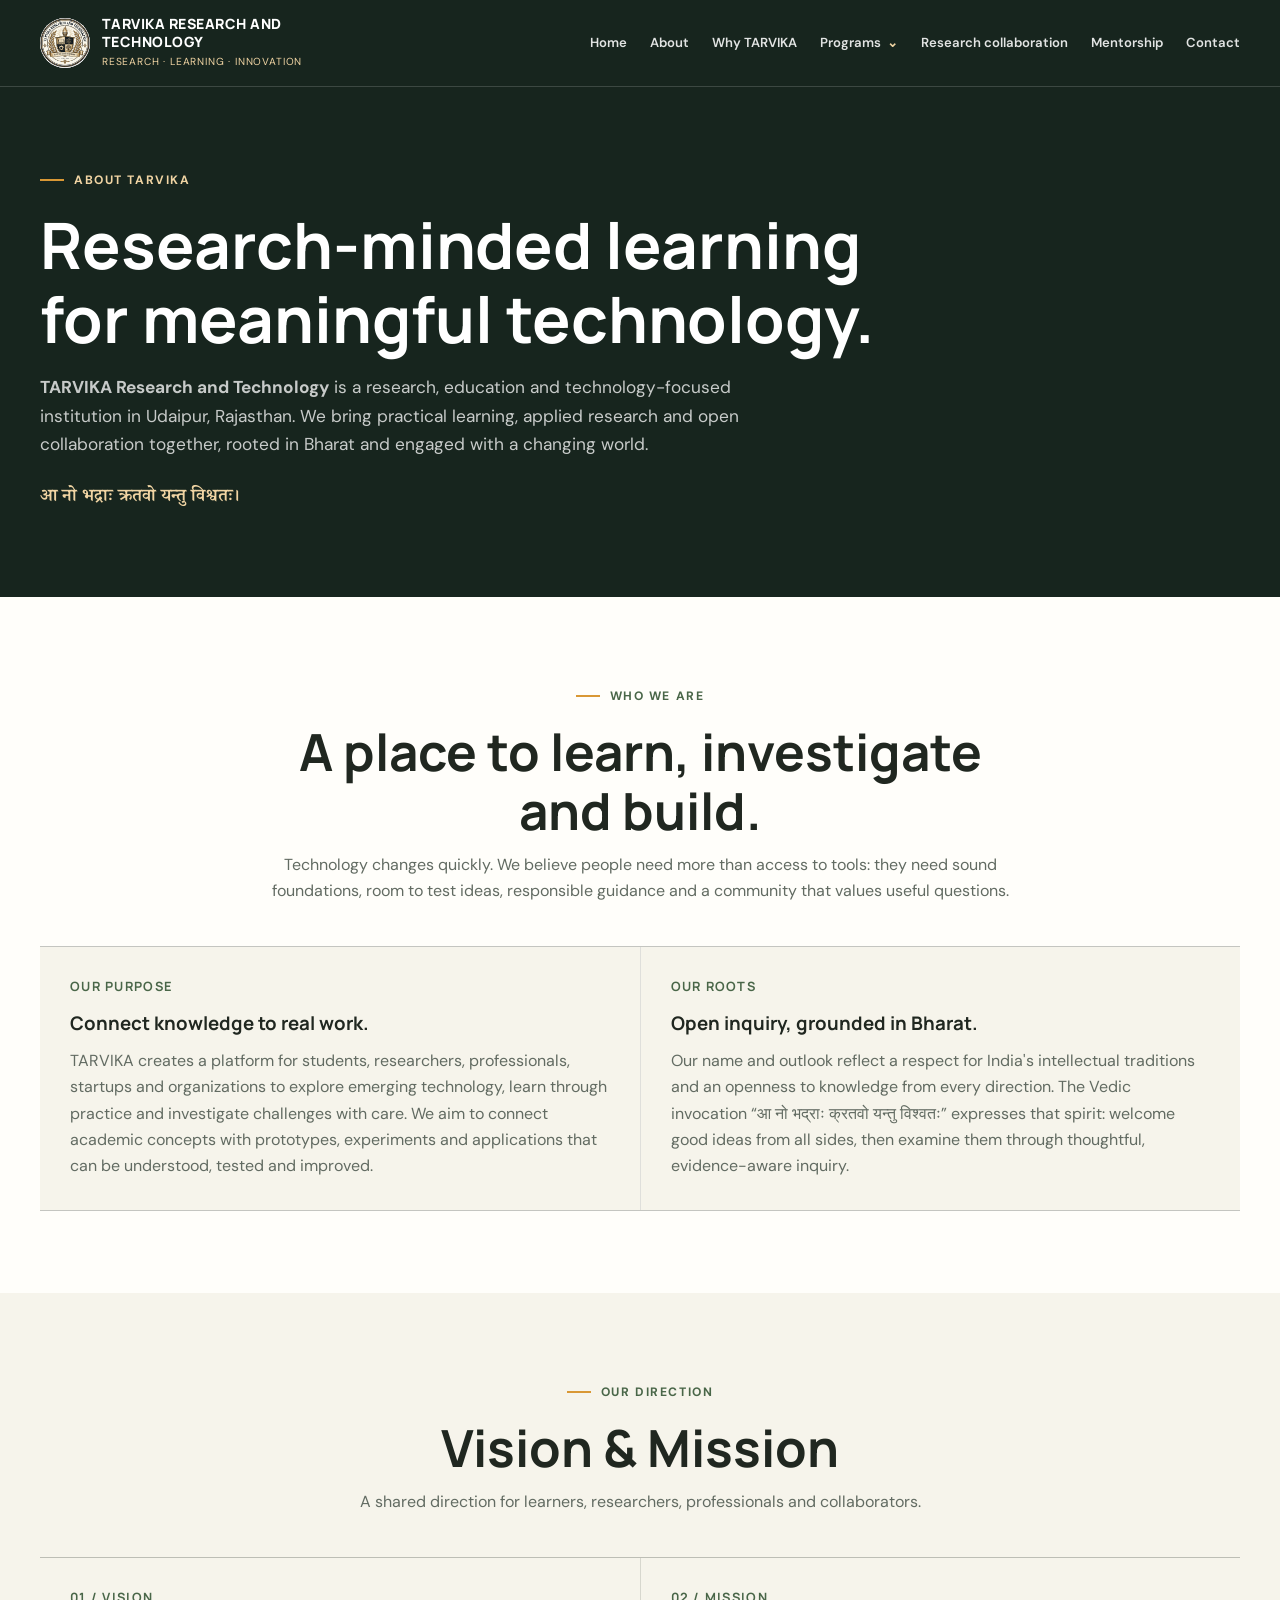
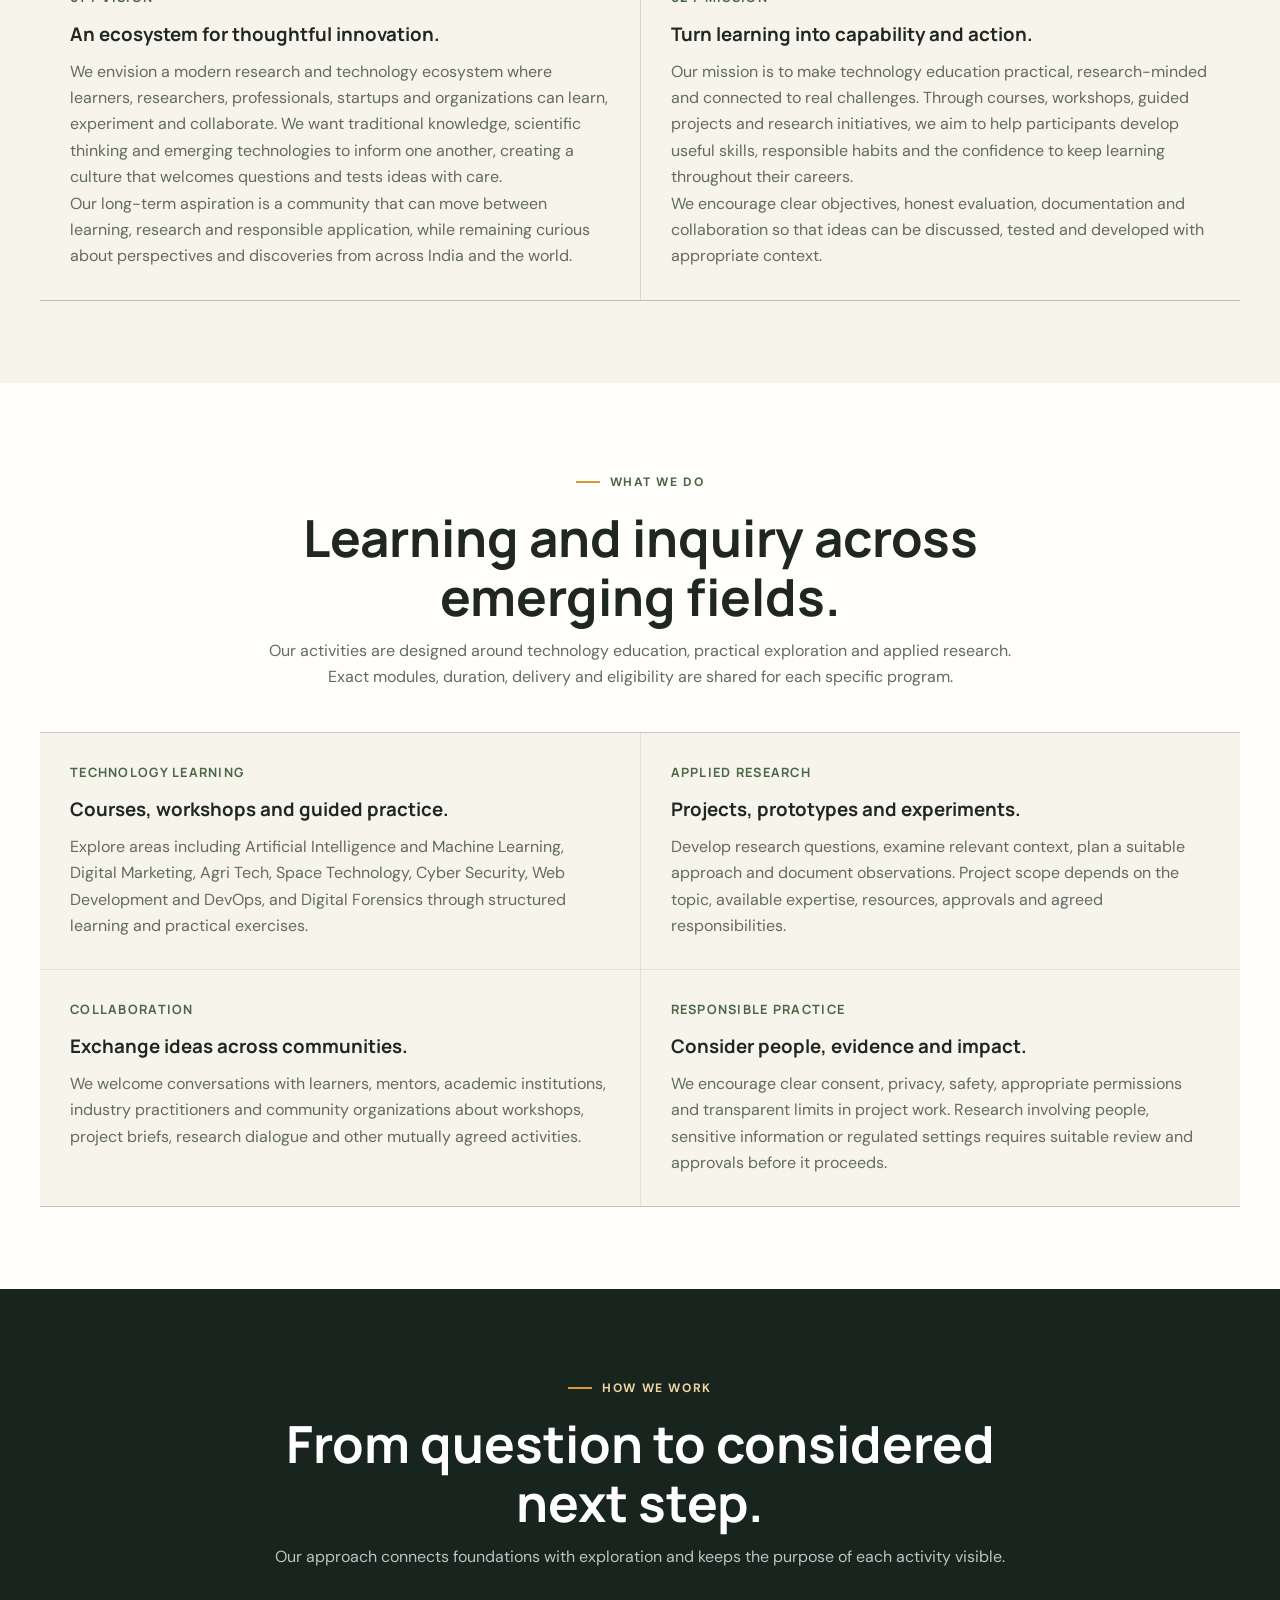
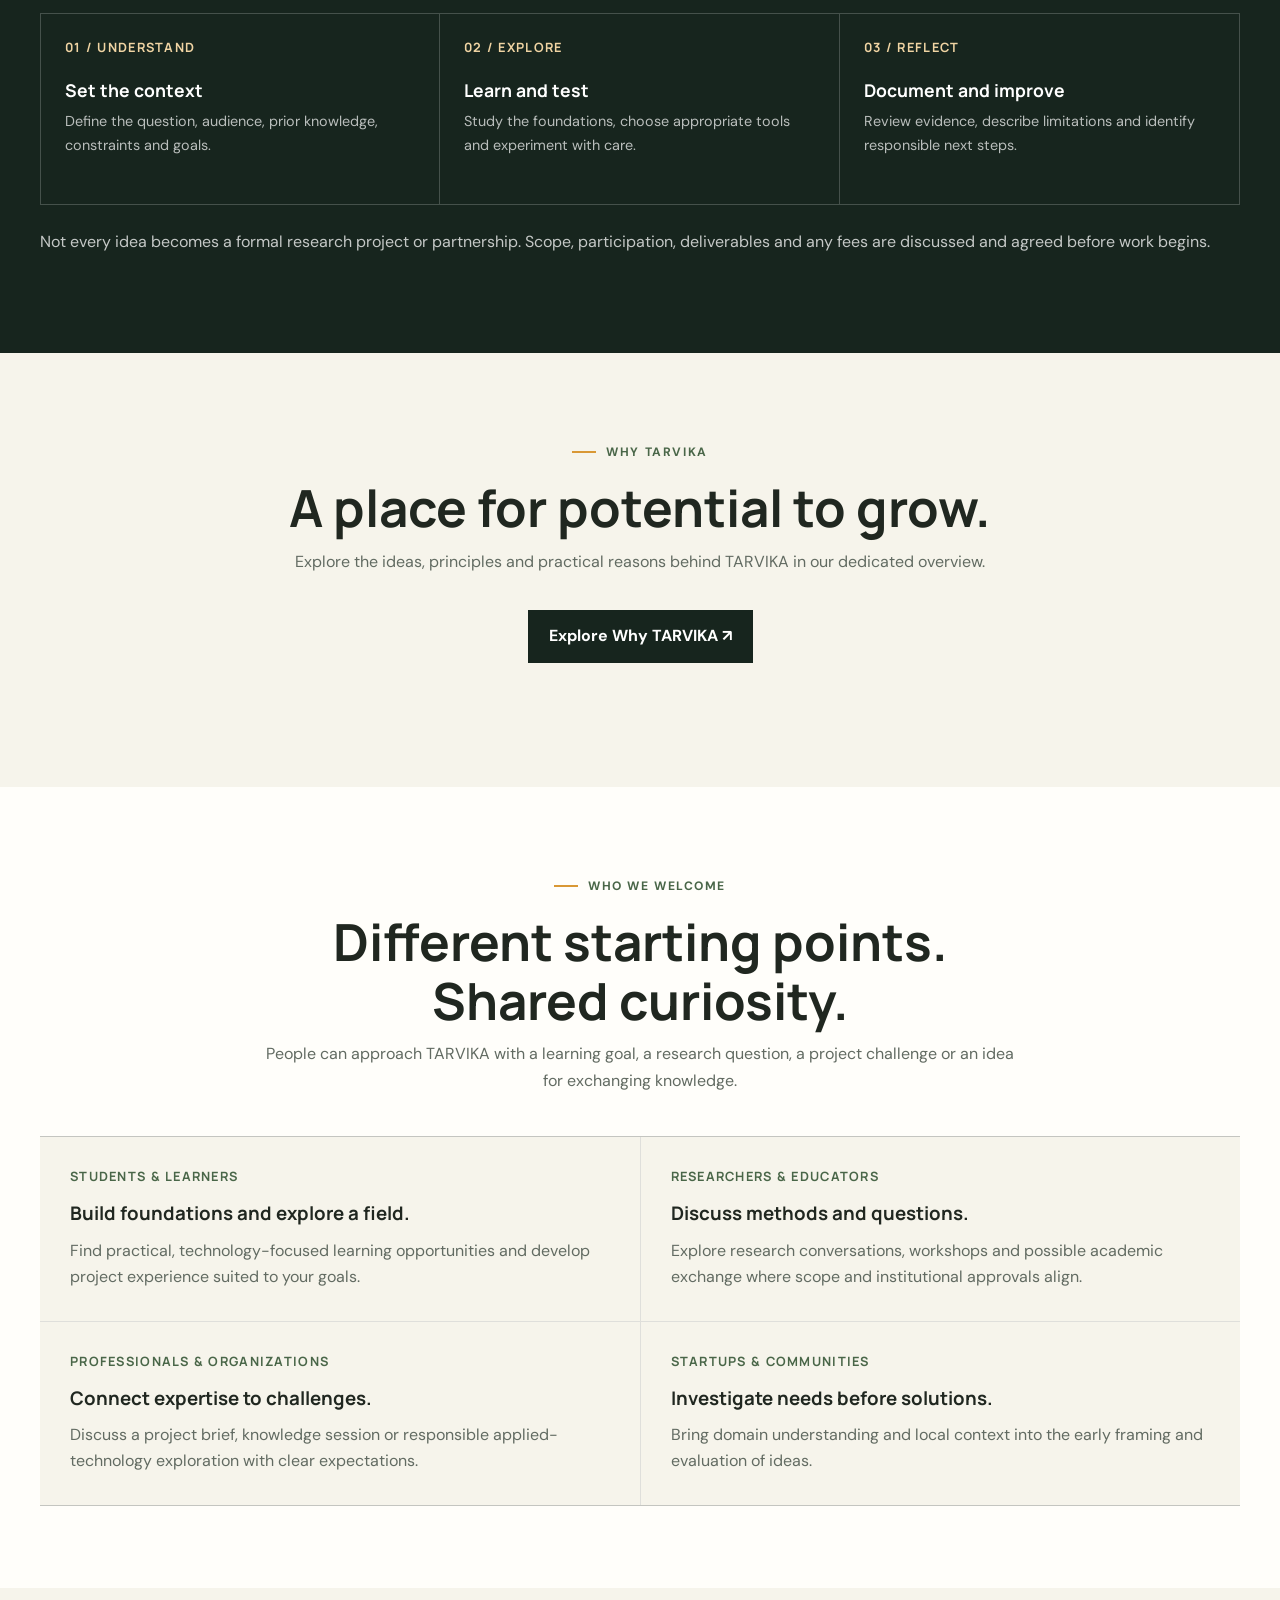
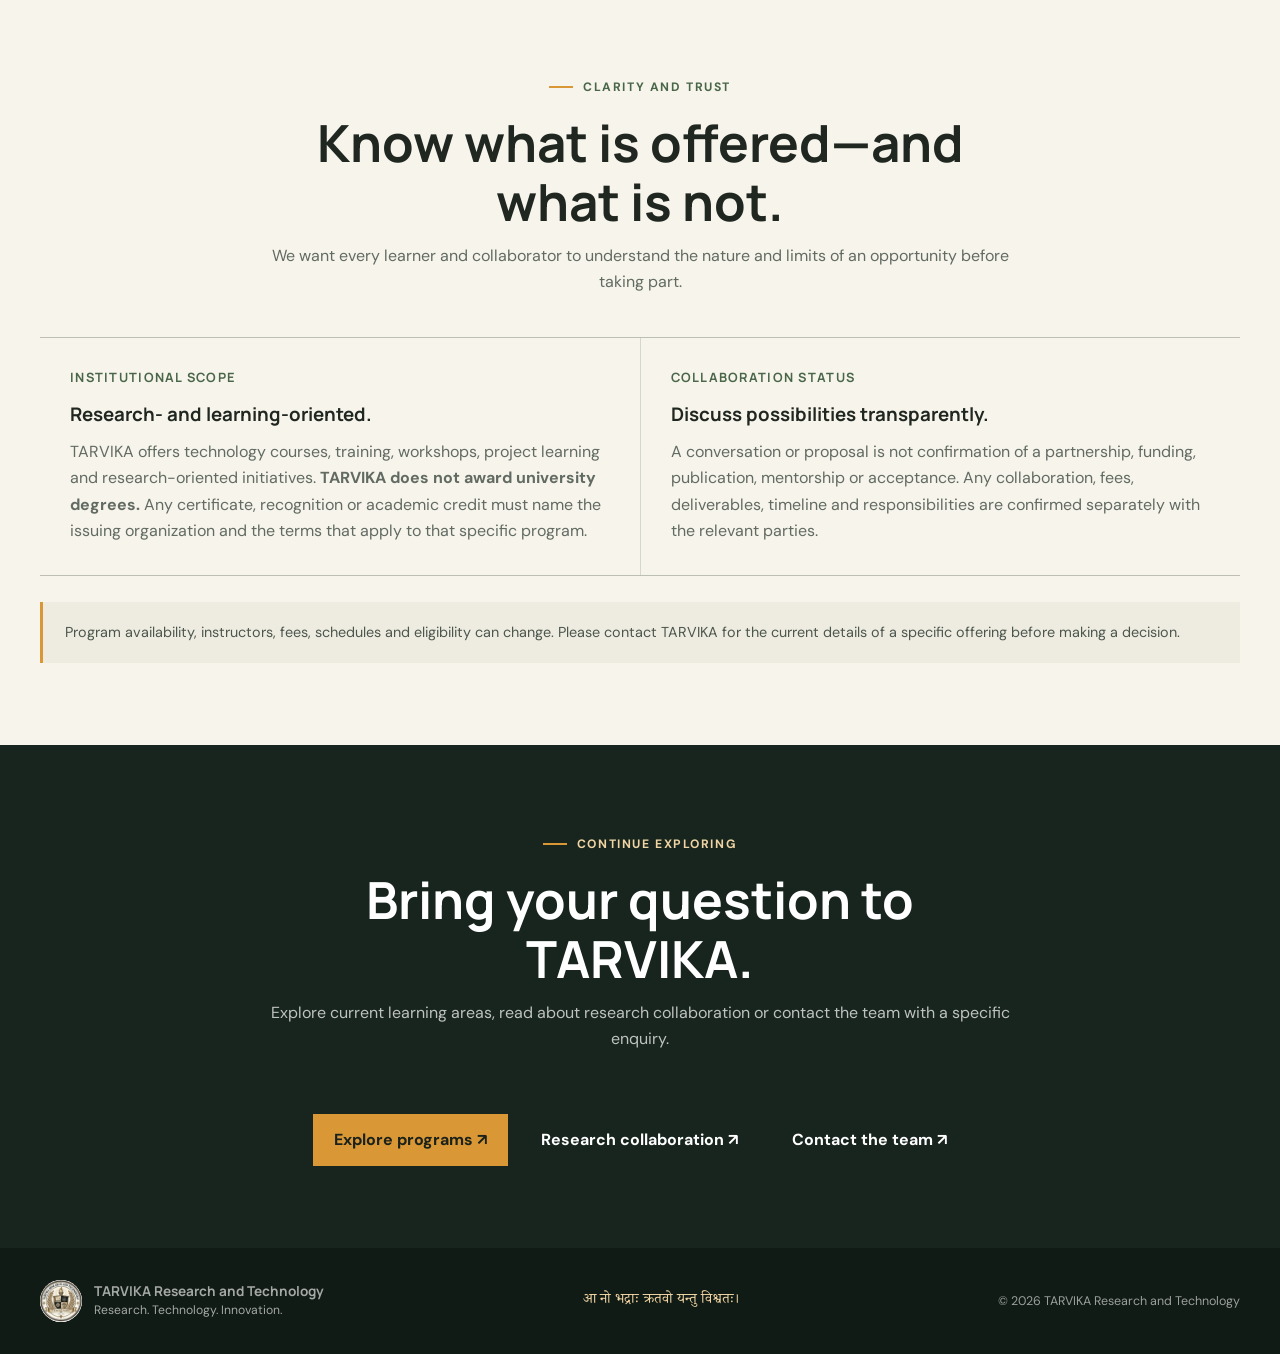
<file: tarvika/about.html>
<!DOCTYPE html>
<html lang="en">
<head>
  <meta charset="UTF-8">
  <meta name="viewport" content="width=device-width, initial-scale=1.0">
  <meta name="theme-color" content="#17251e">
  <meta name="description" content="Discover TARVIKA Research and Technology: our purpose, vision, mission, research interests, practical learning approach and collaboration principles.">
  <title>About Us | TARVIKA Research and Technology</title>
  <link rel="preconnect" href="https://fonts.googleapis.com">
  <link rel="preconnect" href="https://fonts.gstatic.com" crossorigin>
  <link href="https://fonts.googleapis.com/css2?family=DM+Sans:wght@400;500;600;700&family=Manrope:wght@400;500;600;700;800&family=Noto+Serif+Devanagari:wght@400;600&display=swap" rel="stylesheet">
  <link rel="stylesheet" href="pages.css">
</head>
<body>
  <header class="site-header"><div class="wrap header-inner">
  <a class="brand" href="index.html" aria-label="TARVIKA Research and Technology home"><img class="brand-logo" src="image/logo.png" alt="TARVIKA logo"><span><span class="brand-name">TARVIKA Research and Technology</span><span class="brand-caption">Research · Learning · Innovation</span></span></a>
  <nav class="nav-links" id="primary-nav" aria-label="Main navigation">
    <a href="index.html">Home</a><a href="about.html">About</a><a href="why-tarvika.html">Why TARVIKA</a>
    <details class="nav-dropdown"><summary>Programs</summary><div class="dropdown-menu"><a href="digitalmarketing.html">Digital Marketing</a><a href="aiml.html">AI &amp; Machine Learning</a><a href="agritech.html">Agri Tech</a><a href="spacetechnology.html">Space Technology</a><a href="cybersecurity.html">Cyber Security</a><a href="webdevops.html">Web Development &amp; DevOps</a><a href="digitalforensics.html">Digital Forensics</a></div></details>
    <a href="research-collaboration.html">Research collaboration</a><a href="mentorship.html">Mentorship</a><a href="contact.html">Contact</a>
  </nav>
  <button class="menu-toggle" id="menu-toggle" type="button" aria-label="Open navigation" aria-expanded="false" aria-controls="primary-nav"><svg viewBox="0 0 24 24" fill="none" stroke="currentColor" stroke-width="1.8" aria-hidden="true"><path d="M4 7h16M4 12h16M4 17h16"/></svg></button>
</div></header>
  <main>
    <section class="page-hero"><div class="wrap"><span class="eyebrow">About TARVIKA</span><h1>Research-minded learning for meaningful technology.</h1><p><strong>TARVIKA Research and Technology</strong> is a research, education and technology-focused institution in Udaipur, Rajasthan. We bring practical learning, applied research and open collaboration together, rooted in Bharat and engaged with a changing world.</p><p style="margin-top:22px;color:var(--saffron-pale);font:600 1.12rem/1.9 var(--sanskrit)" lang="sa">आ नो भद्राः क्रतवो यन्तु विश्वतः।</p></div></section>

    <section class="section section-white" id="our-story"><div class="wrap"><div class="section-heading"><span class="eyebrow">Who we are</span><h2>A place to learn, investigate and build.</h2><p>Technology changes quickly. We believe people need more than access to tools: they need sound foundations, room to test ideas, responsible guidance and a community that values useful questions.</p></div><div class="content-grid"><article class="content-block"><span class="number">OUR PURPOSE</span><h3>Connect knowledge to real work.</h3><p>TARVIKA creates a platform for students, researchers, professionals, startups and organizations to explore emerging technology, learn through practice and investigate challenges with care. We aim to connect academic concepts with prototypes, experiments and applications that can be understood, tested and improved.</p></article><article class="content-block"><span class="number">OUR ROOTS</span><h3>Open inquiry, grounded in Bharat.</h3><p>Our name and outlook reflect a respect for India's intellectual traditions and an openness to knowledge from every direction. The Vedic invocation “आ नो भद्राः क्रतवो यन्तु विश्वतः” expresses that spirit: welcome good ideas from all sides, then examine them through thoughtful, evidence-aware inquiry.</p></article></div></div></section>

    <section class="section" id="vision-mission"><div class="wrap"><div class="section-heading"><span class="eyebrow">Our direction</span><h2>Vision &amp; Mission</h2><p>A shared direction for learners, researchers, professionals and collaborators.</p></div><div class="content-grid"><article class="content-block purpose-block"><span class="number">01 / VISION</span><h3>An ecosystem for thoughtful innovation.</h3><p>We envision a modern research and technology ecosystem where learners, researchers, professionals, startups and organizations can learn, experiment and collaborate. We want traditional knowledge, scientific thinking and emerging technologies to inform one another, creating a culture that welcomes questions and tests ideas with care.</p><p>Our long-term aspiration is a community that can move between learning, research and responsible application, while remaining curious about perspectives and discoveries from across India and the world.</p></article><article class="content-block purpose-block"><span class="number">02 / MISSION</span><h3>Turn learning into capability and action.</h3><p>Our mission is to make technology education practical, research-minded and connected to real challenges. Through courses, workshops, guided projects and research initiatives, we aim to help participants develop useful skills, responsible habits and the confidence to keep learning throughout their careers.</p><p>We encourage clear objectives, honest evaluation, documentation and collaboration so that ideas can be discussed, tested and developed with appropriate context.</p></article></div></div></section>

    <section class="section section-white" id="what-we-do"><div class="wrap"><div class="section-heading"><span class="eyebrow">What we do</span><h2>Learning and inquiry across emerging fields.</h2><p>Our activities are designed around technology education, practical exploration and applied research. Exact modules, duration, delivery and eligibility are shared for each specific program.</p></div><div class="content-grid"><article class="content-block"><span class="number">TECHNOLOGY LEARNING</span><h3>Courses, workshops and guided practice.</h3><p>Explore areas including Artificial Intelligence and Machine Learning, Digital Marketing, Agri Tech, Space Technology, Cyber Security, Web Development and DevOps, and Digital Forensics through structured learning and practical exercises.</p></article><article class="content-block"><span class="number">APPLIED RESEARCH</span><h3>Projects, prototypes and experiments.</h3><p>Develop research questions, examine relevant context, plan a suitable approach and document observations. Project scope depends on the topic, available expertise, resources, approvals and agreed responsibilities.</p></article><article class="content-block"><span class="number">COLLABORATION</span><h3>Exchange ideas across communities.</h3><p>We welcome conversations with learners, mentors, academic institutions, industry practitioners and community organizations about workshops, project briefs, research dialogue and other mutually agreed activities.</p></article><article class="content-block"><span class="number">RESPONSIBLE PRACTICE</span><h3>Consider people, evidence and impact.</h3><p>We encourage clear consent, privacy, safety, appropriate permissions and transparent limits in project work. Research involving people, sensitive information or regulated settings requires suitable review and approvals before it proceeds.</p></article></div></div></section>

    <section class="section section-green" id="learning-approach"><div class="wrap"><div class="section-heading"><span class="eyebrow">How we work</span><h2>From question to considered next step.</h2><p>Our approach connects foundations with exploration and keeps the purpose of each activity visible.</p></div><div class="steps"><article class="step"><span>01 / UNDERSTAND</span><h3>Set the context</h3><p>Define the question, audience, prior knowledge, constraints and goals.</p></article><article class="step"><span>02 / EXPLORE</span><h3>Learn and test</h3><p>Study the foundations, choose appropriate tools and experiment with care.</p></article><article class="step"><span>03 / REFLECT</span><h3>Document and improve</h3><p>Review evidence, describe limitations and identify responsible next steps.</p></article></div><p style="margin-top:24px;color:rgba(255,255,255,.75)">Not every idea becomes a formal research project or partnership. Scope, participation, deliverables and any fees are discussed and agreed before work begins.</p></div></section>

    <section class="section" id="why-tarvika"><div class="wrap"><div class="section-heading"><span class="eyebrow">Why TARVIKA</span><h2>A place for potential to grow.</h2><p>Explore the ideas, principles and practical reasons behind TARVIKA in our dedicated overview.</p><a class="button button-dark" href="why-tarvika.html">Explore Why TARVIKA ↗</a></div></div></section>

    <section class="section section-white" id="who-we-serve"><div class="wrap"><div class="section-heading"><span class="eyebrow">Who we welcome</span><h2>Different starting points. Shared curiosity.</h2><p>People can approach TARVIKA with a learning goal, a research question, a project challenge or an idea for exchanging knowledge.</p></div><div class="content-grid"><article class="content-block"><span class="number">STUDENTS &amp; LEARNERS</span><h3>Build foundations and explore a field.</h3><p>Find practical, technology-focused learning opportunities and develop project experience suited to your goals.</p></article><article class="content-block"><span class="number">RESEARCHERS &amp; EDUCATORS</span><h3>Discuss methods and questions.</h3><p>Explore research conversations, workshops and possible academic exchange where scope and institutional approvals align.</p></article><article class="content-block"><span class="number">PROFESSIONALS &amp; ORGANIZATIONS</span><h3>Connect expertise to challenges.</h3><p>Discuss a project brief, knowledge session or responsible applied-technology exploration with clear expectations.</p></article><article class="content-block"><span class="number">STARTUPS &amp; COMMUNITIES</span><h3>Investigate needs before solutions.</h3><p>Bring domain understanding and local context into the early framing and evaluation of ideas.</p></article></div></div></section>

    <section class="section" id="integrity"><div class="wrap"><div class="section-heading"><span class="eyebrow">Clarity and trust</span><h2>Know what is offered—and what is not.</h2><p>We want every learner and collaborator to understand the nature and limits of an opportunity before taking part.</p></div><div class="content-grid"><article class="content-block"><span class="number">INSTITUTIONAL SCOPE</span><h3>Research- and learning-oriented.</h3><p>TARVIKA offers technology courses, training, workshops, project learning and research-oriented initiatives. <strong>TARVIKA does not award university degrees.</strong> Any certificate, recognition or academic credit must name the issuing organization and the terms that apply to that specific program.</p></article><article class="content-block"><span class="number">COLLABORATION STATUS</span><h3>Discuss possibilities transparently.</h3><p>A conversation or proposal is not confirmation of a partnership, funding, publication, mentorship or acceptance. Any collaboration, fees, deliverables, timeline and responsibilities are confirmed separately with the relevant parties.</p></article></div><div class="notice">Program availability, instructors, fees, schedules and eligibility can change. Please contact TARVIKA for the current details of a specific offering before making a decision.</div></div></section>

    <section class="section section-green"><div class="wrap"><div class="section-heading"><span class="eyebrow">Continue exploring</span><h2>Bring your question to TARVIKA.</h2><p>Explore current learning areas, read about research collaboration or contact the team with a specific enquiry.</p></div><div style="display:flex;flex-wrap:wrap;gap:12px;justify-content:center"><a class="button" href="programs.html">Explore programs ↗</a><a class="button button-dark" href="research-collaboration.html">Research collaboration ↗</a><a class="button button-dark" href="contact.html">Contact the team ↗</a></div></div></section>
  </main>
  <footer class="site-footer"><div class="wrap footer-inner"><a class="footer-brand" href="index.html"><img src="image/logo.png" alt=""><span><strong>TARVIKA Research and Technology</strong><span>Research. Technology. Innovation.</span></span></a><span class="footer-motto" lang="sa">आ नो भद्राः क्रतवो यन्तु विश्वतः।</span><span class="copyright">© 2026 TARVIKA Research and Technology</span></div></footer>
  <script src="pages.js"></script>
</body>
</html>
</file>
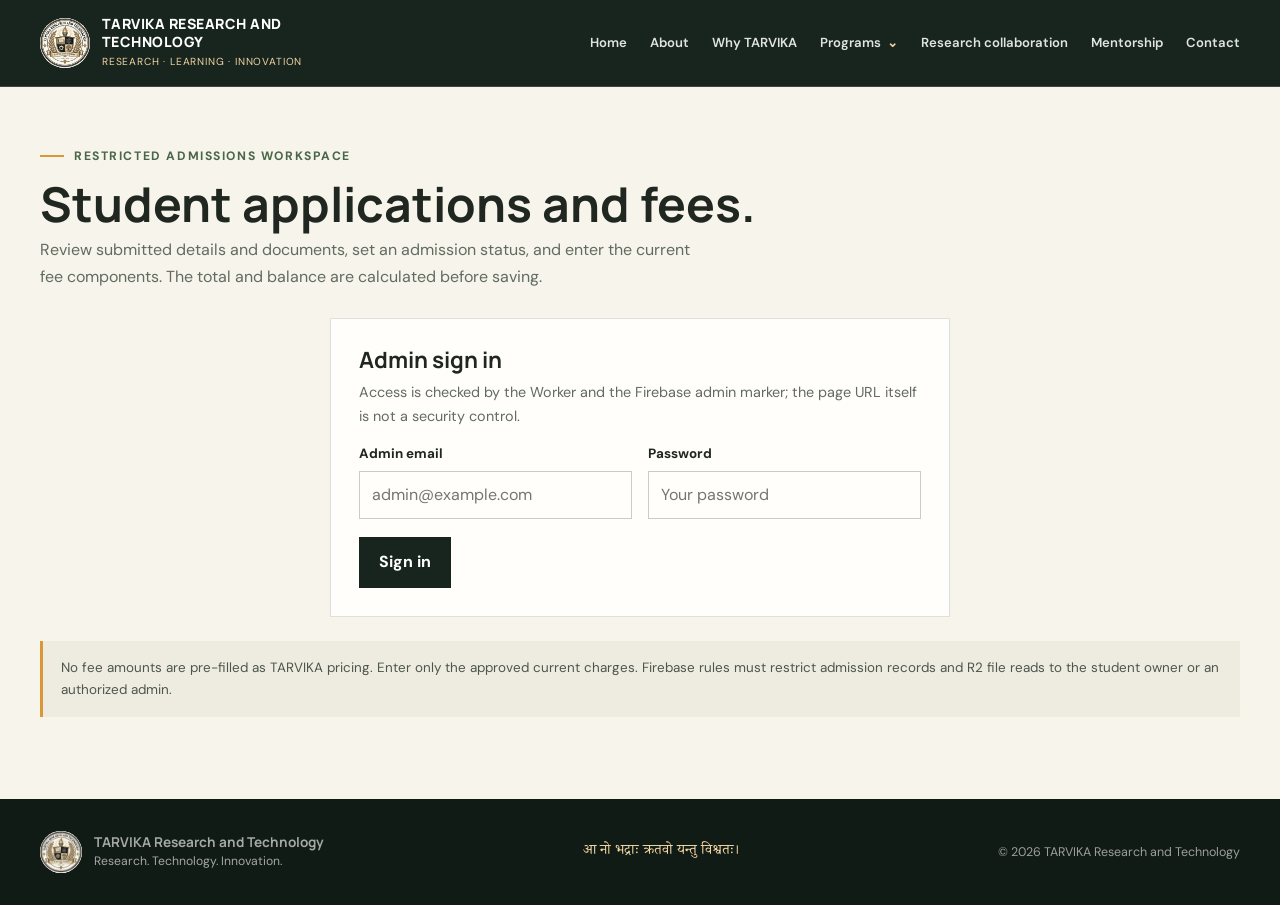
<file: tarvika/admin.html>
<!DOCTYPE html>
<html lang="en">
<head>
  <meta charset="UTF-8"><meta name="viewport" content="width=device-width, initial-scale=1.0"><meta name="theme-color" content="#17251e">
  <meta name="description" content="Restricted TARVIKA student admissions and fee review console.">
  <title>Admissions Admin | TARVIKA</title>
  <link rel="preconnect" href="https://fonts.googleapis.com"><link rel="preconnect" href="https://fonts.gstatic.com" crossorigin>
  <link href="https://fonts.googleapis.com/css2?family=DM+Sans:wght@400;500;600;700&family=Manrope:wght@400;500;600;700;800&family=Noto+Serif+Devanagari:wght@400;600&display=swap" rel="stylesheet">
  <link rel="stylesheet" href="pages.css"><link rel="stylesheet" href="portals.css">
  <style>
    .admissions-review { display:grid; gap:22px; }
    .admin-student-data { display:grid; grid-template-columns:repeat(2,minmax(0,1fr)); gap:0 22px; margin:18px 0; border-top:1px solid var(--line); }
    .admin-student-row { min-width:0; padding:12px 0; border-bottom:1px solid var(--line); overflow-wrap:anywhere; }
    .admin-student-row dt { color:var(--muted); font-size:.76rem; }
    .admin-student-row dd { margin:4px 0 0; font-size:.9rem; white-space:pre-wrap; }
    .admin-files { display:flex; flex-wrap:wrap; gap:9px; margin:15px 0 22px; }
    .admin-file { min-width:110px; padding:9px; border:1px solid var(--line); background:#f4f3eb; }
    .admin-file img { width:96px; height:96px; margin-bottom:8px; object-fit:cover; background:#e5e4db; }
    .admin-file span { display:block; max-width:140px; overflow-wrap:anywhere; color:var(--muted); font-size:.76rem; }
    .admin-file button { margin-top:7px; padding:5px 8px; border:1px solid var(--line); background:var(--white); font-size:.78rem; cursor:pointer; }
    .fee-editor { padding:20px; border:1px solid var(--line); background:#f4f3eb; }
    .fee-editor h3 { margin:0 0 5px; font-size:1.1rem; }
    .fee-editor > p { color:var(--muted); font-size:.82rem; }
    .fee-grid { display:grid; grid-template-columns:repeat(4,minmax(0,1fr)); gap:13px; }
    .fee-field label { display:block; margin-bottom:5px; font-size:.77rem; font-weight:700; }
    .fee-field input { width:100%; min-height:42px; padding:8px 10px; border:1px solid rgba(32,39,32,.23); background:var(--white); font:inherit; }
    .fee-summary { display:flex; flex-wrap:wrap; gap:12px 24px; margin-top:15px; padding-top:13px; border-top:1px solid var(--line); }
    .fee-summary span { color:var(--muted); font-size:.82rem; }
    .fee-summary strong { display:block; color:var(--forest); font:700 1rem var(--display); }
    .admin-submit-row { display:flex; flex-wrap:wrap; align-items:center; gap:14px; margin-top:16px; }
    .admin-submit-row .button { margin:0; border:0; cursor:pointer; }
    .admin-submit-row .button:disabled { opacity:.6; cursor:wait; }
    @media(max-width:760px) { .admin-student-data { grid-template-columns:1fr; } .fee-grid { grid-template-columns:repeat(2,minmax(0,1fr)); } }
  </style>
</head>
<body>
  <header class="site-header"><div class="wrap header-inner">
  <a class="brand" href="index.html" aria-label="TARVIKA Research and Technology home"><img class="brand-logo" src="image/logo.png" alt="TARVIKA logo"><span><span class="brand-name">TARVIKA Research and Technology</span><span class="brand-caption">Research · Learning · Innovation</span></span></a>
  <nav class="nav-links" id="primary-nav" aria-label="Main navigation">
    <a href="index.html">Home</a><a href="about.html">About</a><a href="why-tarvika.html">Why TARVIKA</a>
    <details class="nav-dropdown"><summary>Programs</summary><div class="dropdown-menu"><a href="digitalmarketing.html">Digital Marketing</a><a href="aiml.html">AI &amp; Machine Learning</a><a href="agritech.html">Agri Tech</a><a href="spacetechnology.html">Space Technology</a><a href="cybersecurity.html">Cyber Security</a><a href="webdevops.html">Web Development &amp; DevOps</a><a href="digitalforensics.html">Digital Forensics</a></div></details>
    <a href="research-collaboration.html">Research collaboration</a><a href="mentorship.html">Mentorship</a><a href="contact.html">Contact</a>
  </nav>
  <button class="menu-toggle" id="menu-toggle" type="button" aria-label="Open navigation" aria-expanded="false" aria-controls="primary-nav"><svg viewBox="0 0 24 24" fill="none" stroke="currentColor" stroke-width="1.8" aria-hidden="true"><path d="M4 7h16M4 12h16M4 17h16"/></svg></button>
</div></header>
  <main class="portal-main"><div class="wrap">
    <div class="portal-heading"><div><span class="eyebrow">Restricted admissions workspace</span><h1>Student applications and fees.</h1><p>Review submitted details and documents, set an admission status, and enter the current fee components. The total and balance are calculated before saving.</p></div></div>
    <section class="portal-login" id="admin-login"><h2>Admin sign in</h2><p>Access is checked by the Worker and the Firebase admin marker; the page URL itself is not a security control.</p><form id="admin-login-form" novalidate><div class="portal-login-grid"><div><label for="admin-email">Admin email</label><input id="admin-email" type="email" autocomplete="username" required maxlength="254" placeholder="admin@example.com"></div><div><label for="admin-password">Password</label><input id="admin-password" type="password" autocomplete="current-password" required maxlength="128" placeholder="Your password"></div></div><div class="portal-login-actions"><button class="button button-dark" id="admin-login-button" type="submit">Sign in</button><p class="portal-login-status" id="admin-login-status" role="status" aria-live="polite"></p></div></form></section>
    <section id="admin-dashboard" hidden><div class="portal-toolbar"><p id="admin-account-label">Admission queue</p><div><button class="button button-dark" id="refresh-admissions" type="button">Refresh</button> <button class="button button-dark" id="admin-logout" type="button">Sign out</button></div></div>
      <div class="portal-layout"><section class="portal-panel"><div class="portal-panel-head"><h2>Applications</h2><p id="admission-count">Loading…</p></div><div class="portal-list" id="admission-list"></div></section>
        <section class="portal-panel portal-detail"><div class="portal-panel-head"><h2>Admission review</h2><p>Personal records and uploaded documents are private.</p></div><div class="portal-empty" id="admission-empty">Choose an application from the queue.</div><div class="portal-detail-content" id="admission-detail" hidden></div></section>
      </div>
    </section>
    <aside class="portal-callout">No fee amounts are pre-filled as TARVIKA pricing. Enter only the approved current charges. Firebase rules must restrict admission records and R2 file reads to the student owner or an authorized admin.</aside>
  </div></main>
  <footer class="site-footer"><div class="wrap footer-inner"><a class="footer-brand" href="index.html"><img src="image/logo.png" alt=""><span><strong>TARVIKA Research and Technology</strong><span>Research. Technology. Innovation.</span></span></a><span class="footer-motto" lang="sa">आ नो भद्राः क्रतवो यन्तु विश्वतः।</span><span class="copyright">© 2026 TARVIKA Research and Technology</span></div></footer>
  <script src="pages.js"></script><script src="admin.js"></script>
</body>
</html>
</file>
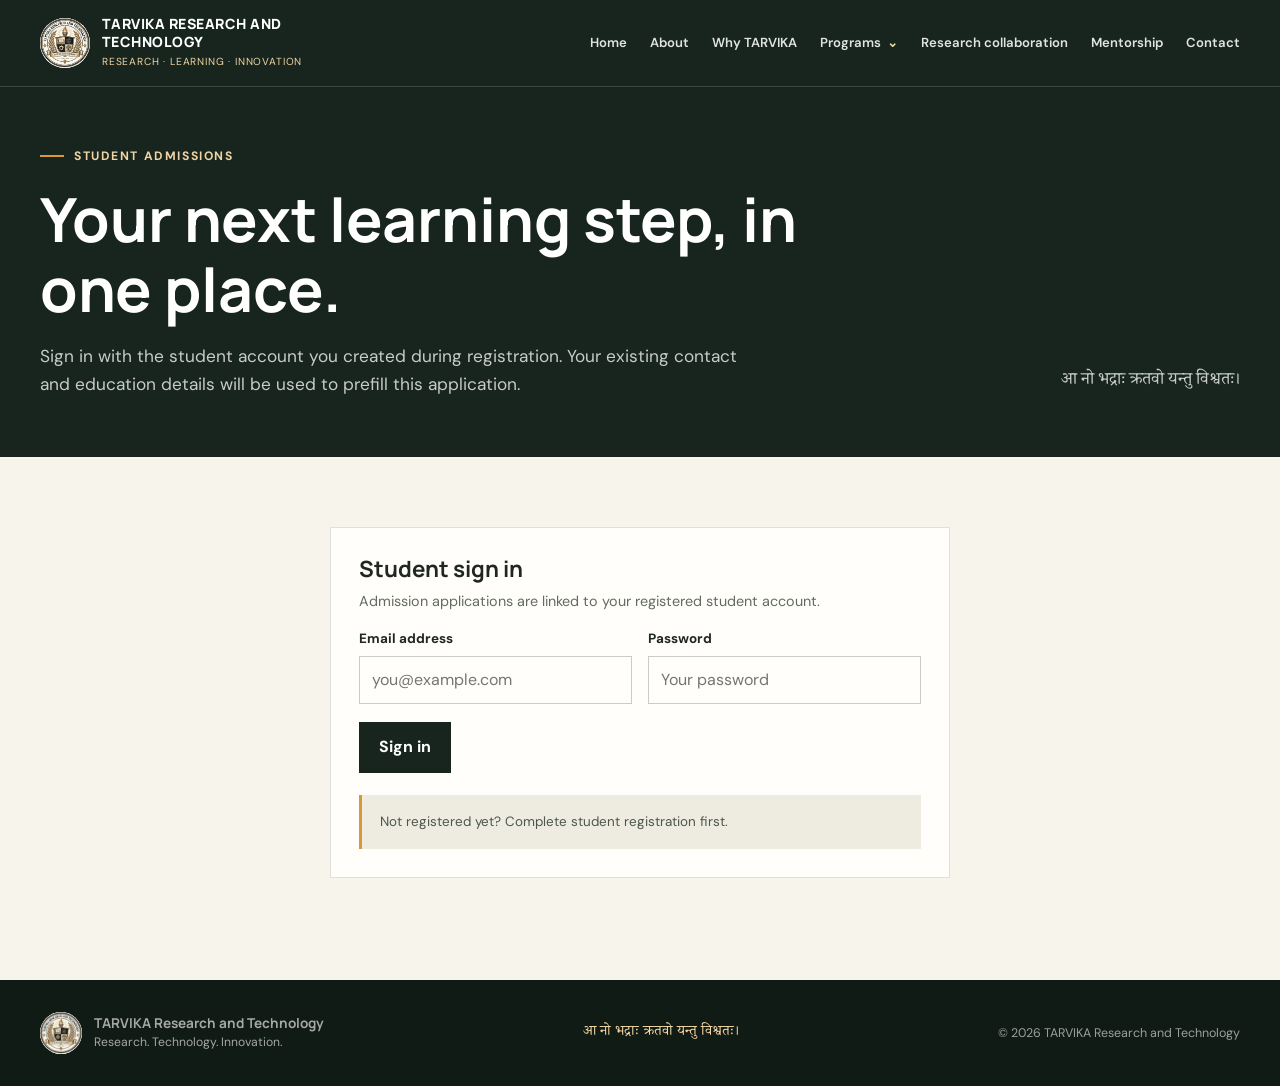
<file: tarvika/admission.html>
<!DOCTYPE html>
<html lang="en">
<head>
  <meta charset="UTF-8"><meta name="viewport" content="width=device-width, initial-scale=1.0"><meta name="theme-color" content="#17251e">
  <meta name="description" content="Apply for a TARVIKA learning program and follow your admission application.">
  <title>Admissions | TARVIKA Research and Technology</title>
  <link rel="preconnect" href="https://fonts.googleapis.com"><link rel="preconnect" href="https://fonts.gstatic.com" crossorigin>
  <link href="https://fonts.googleapis.com/css2?family=DM+Sans:wght@400;500;600;700&family=Manrope:wght@400;500;600;700;800&family=Noto+Serif+Devanagari:wght@400;600&display=swap" rel="stylesheet">
  <link rel="stylesheet" href="pages.css"><link rel="stylesheet" href="portals.css">
  <style>
    .admission-hero { padding: 52px 0 58px; }
    .admission-hero h1 { max-width: 820px; font-size: clamp(2.2rem, 4.8vw, 3.8rem); }
    .admission-hero .hero-row { display:flex; align-items:flex-end; justify-content:space-between; gap:32px; }
    .admission-motto { flex:none; margin:0 0 4px; color:var(--saffron-pale); font:1.05rem/1.9 var(--sanskrit); text-align:right; }
    .admission-main { padding:46px 0 78px; }
    .admission-form { margin-top:22px; padding:30px; border:1px solid var(--line); background:var(--white); }
    .admission-grid { display:grid; grid-template-columns:repeat(2,minmax(0,1fr)); gap:20px 24px; }
    .admission-divider { grid-column:1/-1; margin-top:8px; padding-top:20px; border-top:1px solid var(--line); }
    .admission-divider h3 { margin:0 0 5px; font-size:1.12rem; }
    .admission-divider p { margin:0; color:var(--muted); font-size:.84rem; }
    .admission-field { min-width:0; }
    .admission-field-wide { grid-column:1/-1; }
    .admission-field label { display:block; margin-bottom:7px; font-size:.86rem; font-weight:700; }
    .admission-field input,.admission-field select,.admission-field textarea { width:100%; min-height:46px; padding:10px 12px; border:1px solid rgba(32,39,32,.23); border-radius:2px; background:var(--white); color:var(--ink); font:inherit; }
    .admission-field textarea { min-height:90px; resize:vertical; }
    .admission-field input[readonly] { background:#f0f0e9; color:#586057; }
    .admission-field input[type=file] { min-height:auto; padding:10px; }
    .admission-hint { display:block; margin-top:6px; color:var(--muted); font-size:.78rem; }
    .admission-consent { grid-column:1/-1; display:flex; align-items:flex-start; gap:10px; color:#505b51; font-size:.84rem; }
    .admission-consent input { width:18px; height:18px; flex:none; margin:2px 0 0; accent-color:var(--leaf); }
    .admission-actions { grid-column:1/-1; display:flex; align-items:center; flex-wrap:wrap; gap:14px; }
    .admission-actions .button { margin:0; border:0; cursor:pointer; }
    .admission-actions .button:disabled { opacity:.65; cursor:wait; }
    .admission-success { margin-top:24px; padding:20px; border-left:3px solid var(--leaf); background:#eef2e8; }
    .admission-success h3 { margin:0 0 5px; }
    .admission-success p { margin:0; color:#4d594d; }
    .admission-file-list { display:flex; flex-wrap:wrap; gap:8px; margin-top:9px; }
    .admission-file-chip { padding:5px 8px; background:#eeece1; color:#4c564d; font-size:.78rem; }
    @media(max-width:720px) {
      .admission-hero { padding:42px 0; }
      .admission-hero .hero-row { align-items:flex-start; flex-direction:column; gap:16px; }
      .admission-motto { text-align:left; }
      .admission-main { padding:34px 0 58px; }
      .admission-form { padding:21px 17px; }
      .admission-grid { grid-template-columns:1fr; gap:17px; }
      .admission-divider,.admission-field-wide,.admission-consent,.admission-actions { grid-column:auto; }
      .admission-actions { align-items:stretch; flex-direction:column; }
      .admission-actions .button { width:100%; }
    }
  </style>
</head>
<body>
  <header class="site-header"><div class="wrap header-inner">
  <a class="brand" href="index.html" aria-label="TARVIKA Research and Technology home"><img class="brand-logo" src="image/logo.png" alt="TARVIKA logo"><span><span class="brand-name">TARVIKA Research and Technology</span><span class="brand-caption">Research · Learning · Innovation</span></span></a>
  <nav class="nav-links" id="primary-nav" aria-label="Main navigation">
    <a href="index.html">Home</a><a href="about.html">About</a><a href="why-tarvika.html">Why TARVIKA</a>
    <details class="nav-dropdown"><summary>Programs</summary><div class="dropdown-menu"><a href="digitalmarketing.html">Digital Marketing</a><a href="aiml.html">AI &amp; Machine Learning</a><a href="agritech.html">Agri Tech</a><a href="spacetechnology.html">Space Technology</a><a href="cybersecurity.html">Cyber Security</a><a href="webdevops.html">Web Development &amp; DevOps</a><a href="digitalforensics.html">Digital Forensics</a></div></details>
    <a href="research-collaboration.html">Research collaboration</a><a href="mentorship.html">Mentorship</a><a href="contact.html">Contact</a>
  </nav>
  <button class="menu-toggle" id="menu-toggle" type="button" aria-label="Open navigation" aria-expanded="false" aria-controls="primary-nav"><svg viewBox="0 0 24 24" fill="none" stroke="currentColor" stroke-width="1.8" aria-hidden="true"><path d="M4 7h16M4 12h16M4 17h16"/></svg></button>
</div></header>
  <main>
    <section class="page-hero admission-hero"><div class="wrap hero-row"><div><span class="eyebrow">Student admissions</span><h1>Your next learning step, in one place.</h1><p>Sign in with the student account you created during registration. Your existing contact and education details will be used to prefill this application.</p></div><p class="admission-motto" lang="sa">आ नो भद्राः क्रतवो यन्तु विश्वतः।</p></div></section>
    <section class="admission-main"><div class="wrap">
      <section class="portal-login" id="admission-login"><h2>Student sign in</h2><p>Admission applications are linked to your registered student account.</p><form id="admission-login-form" novalidate><div class="portal-login-grid"><div><label for="admission-email">Email address</label><input id="admission-email" type="email" autocomplete="username" required maxlength="254" placeholder="you@example.com"></div><div><label for="admission-password">Password</label><input id="admission-password" type="password" autocomplete="current-password" required maxlength="128" placeholder="Your password"></div></div><div class="portal-login-actions"><button class="button button-dark" id="admission-login-button" type="submit">Sign in</button><p class="portal-login-status" id="admission-login-status" role="status" aria-live="polite"></p></div></form><aside class="portal-callout">Not registered yet? <a href="registration.htm">Complete student registration first</a>.</aside></section>
      <section id="admission-dashboard" hidden>
        <div class="portal-toolbar"><p id="student-account-label"></p><button class="button button-dark" id="admission-logout" type="button">Sign out</button></div>
        <section class="portal-panel"><div class="portal-panel-head"><h2>Your student record</h2><p>These details come from your student registration account.</p></div><dl class="admission-grid" id="registration-prefill" style="padding:18px 22px;margin:0"></dl></section>
        <div class="admission-success" id="existing-admissions" hidden></div>
        <section class="portal-panel" style="margin-top:22px"><div class="portal-panel-head"><h2>Admission application</h2><p>Fields marked required must be completed. Each image or document must be under 2 MB.</p></div>
          <form class="admission-form" id="admission-form" novalidate><div class="admission-grid">
            <div class="admission-divider"><h3>Student details</h3><p>Registration information is read from your account and cannot be overwritten here.</p></div>
            <div class="admission-field"><label for="admission-dob">Date of birth *</label><input id="admission-dob" name="dateOfBirth" type="date" required></div>
            <div class="admission-field"><label for="admission-gender">Gender *</label><select id="admission-gender" name="gender" required><option value="">Choose</option><option>Female</option><option>Male</option><option>Non-binary</option><option>Prefer not to say</option><option>Self-describe</option></select></div>
            <div class="admission-field"><label for="admission-nationality">Nationality *</label><input id="admission-nationality" name="nationality" required maxlength="80" value="Indian"></div>
            <div class="admission-field"><label for="admission-program">Program applying for *</label><select id="admission-program" name="program" required><option>Digital Marketing</option><option>AI &amp; Machine Learning</option><option>Agri Tech</option><option>Space Technology</option><option>Cyber Security</option><option>Web Development &amp; DevOps</option><option>Digital Forensics</option></select></div>
            <div class="admission-field"><label for="admission-qualification">Last qualification *</label><select id="admission-qualification" name="qualification" required><option value="10th">10th</option><option value="12th">12th</option><option value="UG">UG</option><option value="PG">PG</option></select></div>
            <div class="admission-field"><label for="admission-qualification-status">Qualification status *</label><select id="admission-qualification-status" name="qualificationStatus" required><option>Passed</option><option>Pursuing</option></select></div>
            <div class="admission-field"><label for="admission-institution">School / college *</label><input id="admission-institution" name="institutionName" required maxlength="160"></div>
            <div class="admission-field"><label for="admission-institution-city">Institution city *</label><input id="admission-institution-city" name="institutionCity" required maxlength="100"></div>
            <div class="admission-field admission-field-wide"><label for="permanent-address">Permanent address *</label><textarea id="permanent-address" name="permanentAddress" required maxlength="500" placeholder="Full permanent address"></textarea></div>

            <div class="admission-divider"><h3>Parent / guardian</h3><p>Contact information for admission communication and emergencies.</p></div>
            <div class="admission-field"><label for="guardian-name">Parent / guardian full name *</label><input id="guardian-name" name="guardianName" required maxlength="120"></div>
            <div class="admission-field"><label for="guardian-relation">Relationship *</label><select id="guardian-relation" name="guardianRelation" required><option value="">Choose relationship</option><option>Father</option><option>Mother</option><option>Guardian</option><option>Other</option></select></div>
            <div class="admission-field"><label for="guardian-phone">Parent / guardian phone *</label><input id="guardian-phone" name="guardianPhone" type="tel" required maxlength="20" placeholder="+91 ..."></div>
            <div class="admission-field"><label for="guardian-email">Parent / guardian email</label><input id="guardian-email" name="guardianEmail" type="email" maxlength="254"></div>
            <div class="admission-field admission-field-wide"><label for="guardian-occupation">Parent / guardian occupation</label><input id="guardian-occupation" name="guardianOccupation" maxlength="120"></div>
            <div class="admission-field"><label for="emergency-name">Emergency contact name *</label><input id="emergency-name" name="emergencyName" required maxlength="120"></div>
            <div class="admission-field"><label for="emergency-phone">Emergency contact phone *</label><input id="emergency-phone" name="emergencyPhone" type="tel" required maxlength="20"></div>

            <div class="admission-divider"><h3>Photo and documents</h3><p>Files are private in R2 and each file must be 2 MB or smaller. Allowed: JPG, PNG, WebP, PDF.</p></div>
            <div class="admission-field"><label for="student-photo">Student photo *</label><input id="student-photo" type="file" accept="image/jpeg,image/png,image/webp" required><span class="admission-hint">Recent passport-style photo; must be smaller than 2 MB.</span></div>
            <div class="admission-field"><label for="guardian-photo">Parent / guardian photo</label><input id="guardian-photo" type="file" accept="image/jpeg,image/png,image/webp"><span class="admission-hint">Optional; smaller than 2 MB.</span></div>
            <div class="admission-field"><label for="marksheet">Latest marksheet</label><input id="marksheet" type="file" accept="image/jpeg,image/png,image/webp,application/pdf"><span class="admission-hint">Optional; smaller than 2 MB.</span></div>
            <div class="admission-field"><label for="identity-proof">Identity proof</label><input id="identity-proof" type="file" accept="image/jpeg,image/png,image/webp,application/pdf"><span class="admission-hint">Optional; share only what is necessary; smaller than 2 MB.</span></div>
            <div class="admission-field admission-field-wide"><label for="address-proof">Address proof</label><input id="address-proof" type="file" accept="image/jpeg,image/png,image/webp,application/pdf"><span class="admission-hint">Optional; smaller than 2 MB.</span></div>
            <label class="admission-consent"><input type="checkbox" name="consent" required><span>I confirm these details are accurate and consent to their use for admission review and communication. I will only upload documents I am authorized to share, and I have read the <a href="terms-and-conditions.html" target="_blank" rel="noopener">Terms &amp; Conditions</a>. *</span></label>
            <div class="admission-actions"><button class="button" id="submit-admission" type="submit">Submit admission application ↗</button><p class="portal-notice" id="admission-status" role="status" aria-live="polite"></p></div>
          </div></form>
        </section>
      </section>
    </div></section>
  </main>
  <footer class="site-footer"><div class="wrap footer-inner"><a class="footer-brand" href="index.html"><img src="image/logo.png" alt=""><span><strong>TARVIKA Research and Technology</strong><span>Research. Technology. Innovation.</span></span></a><span class="footer-motto" lang="sa">आ नो भद्राः क्रतवो यन्तु विश्वतः।</span><span class="copyright">© 2026 TARVIKA Research and Technology</span></div></footer>
  <script src="pages.js"></script><script src="admission.js"></script>
</body>
</html>
</file>
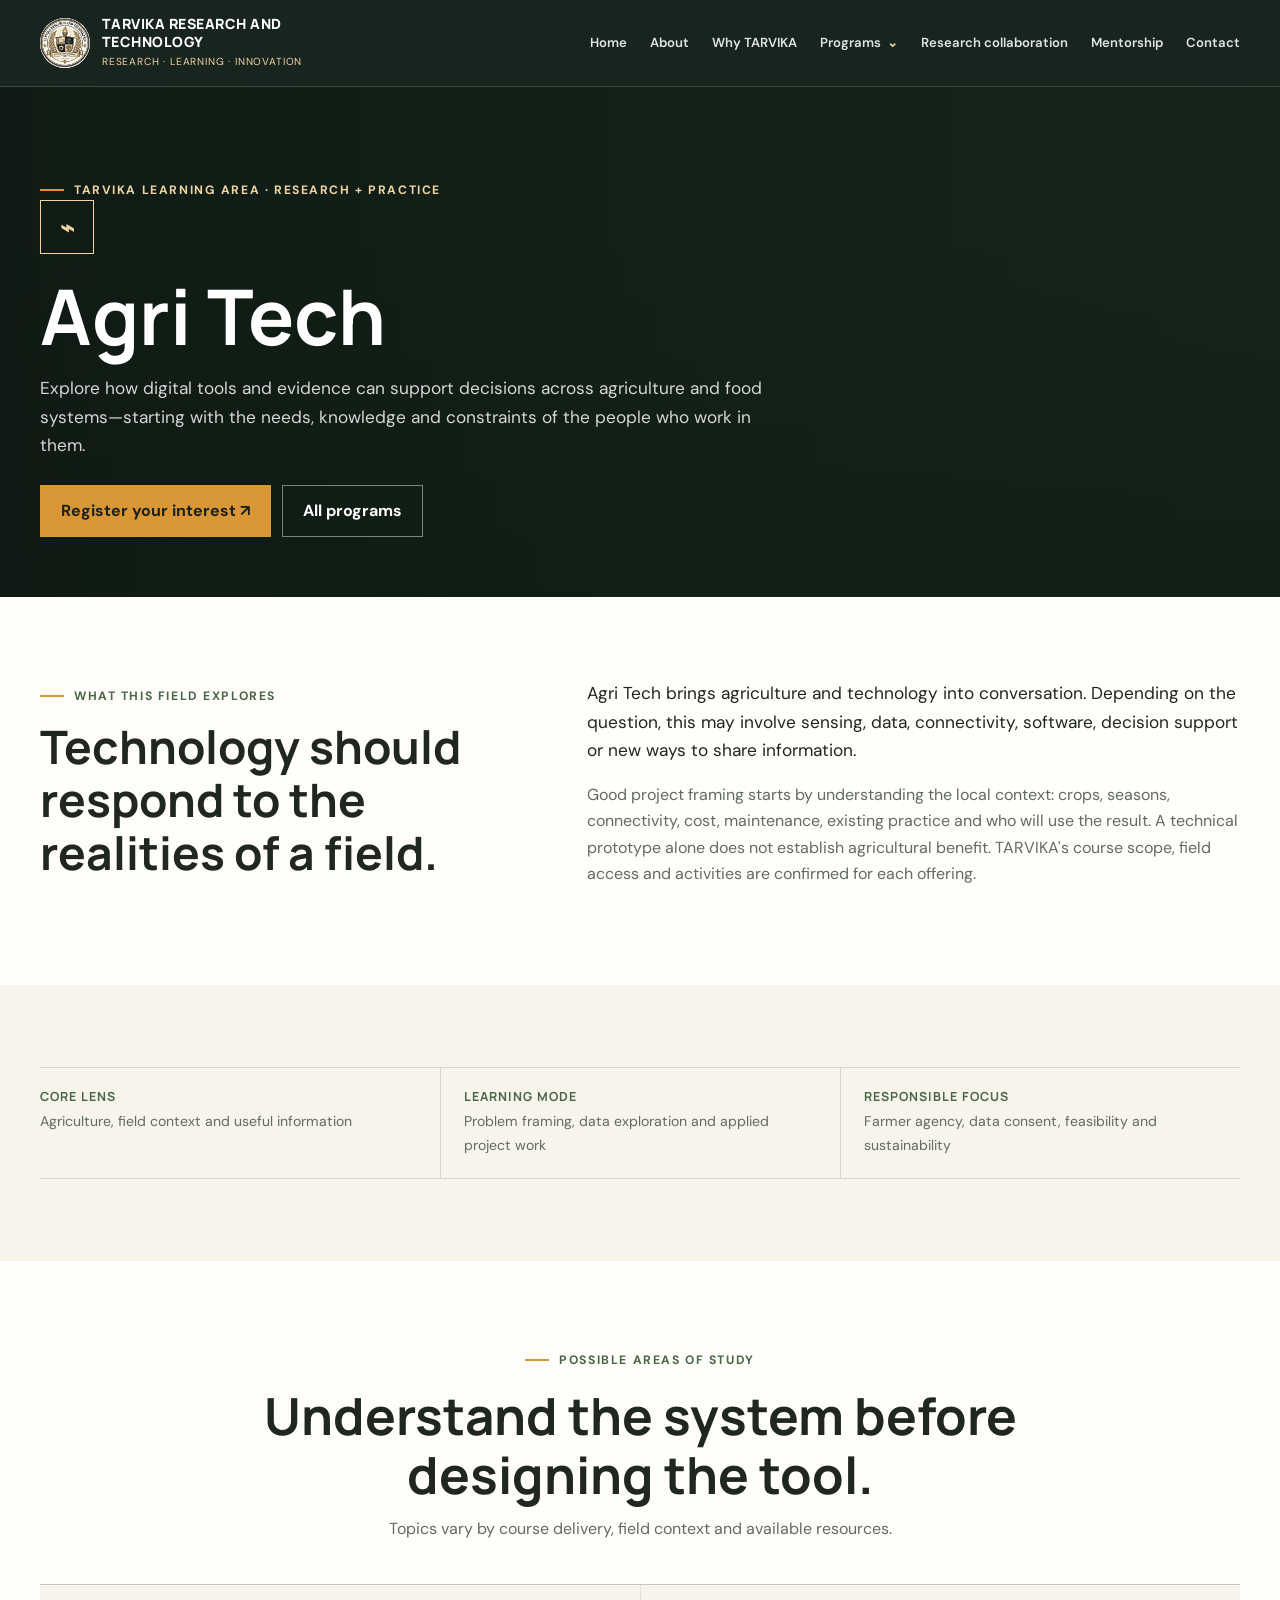
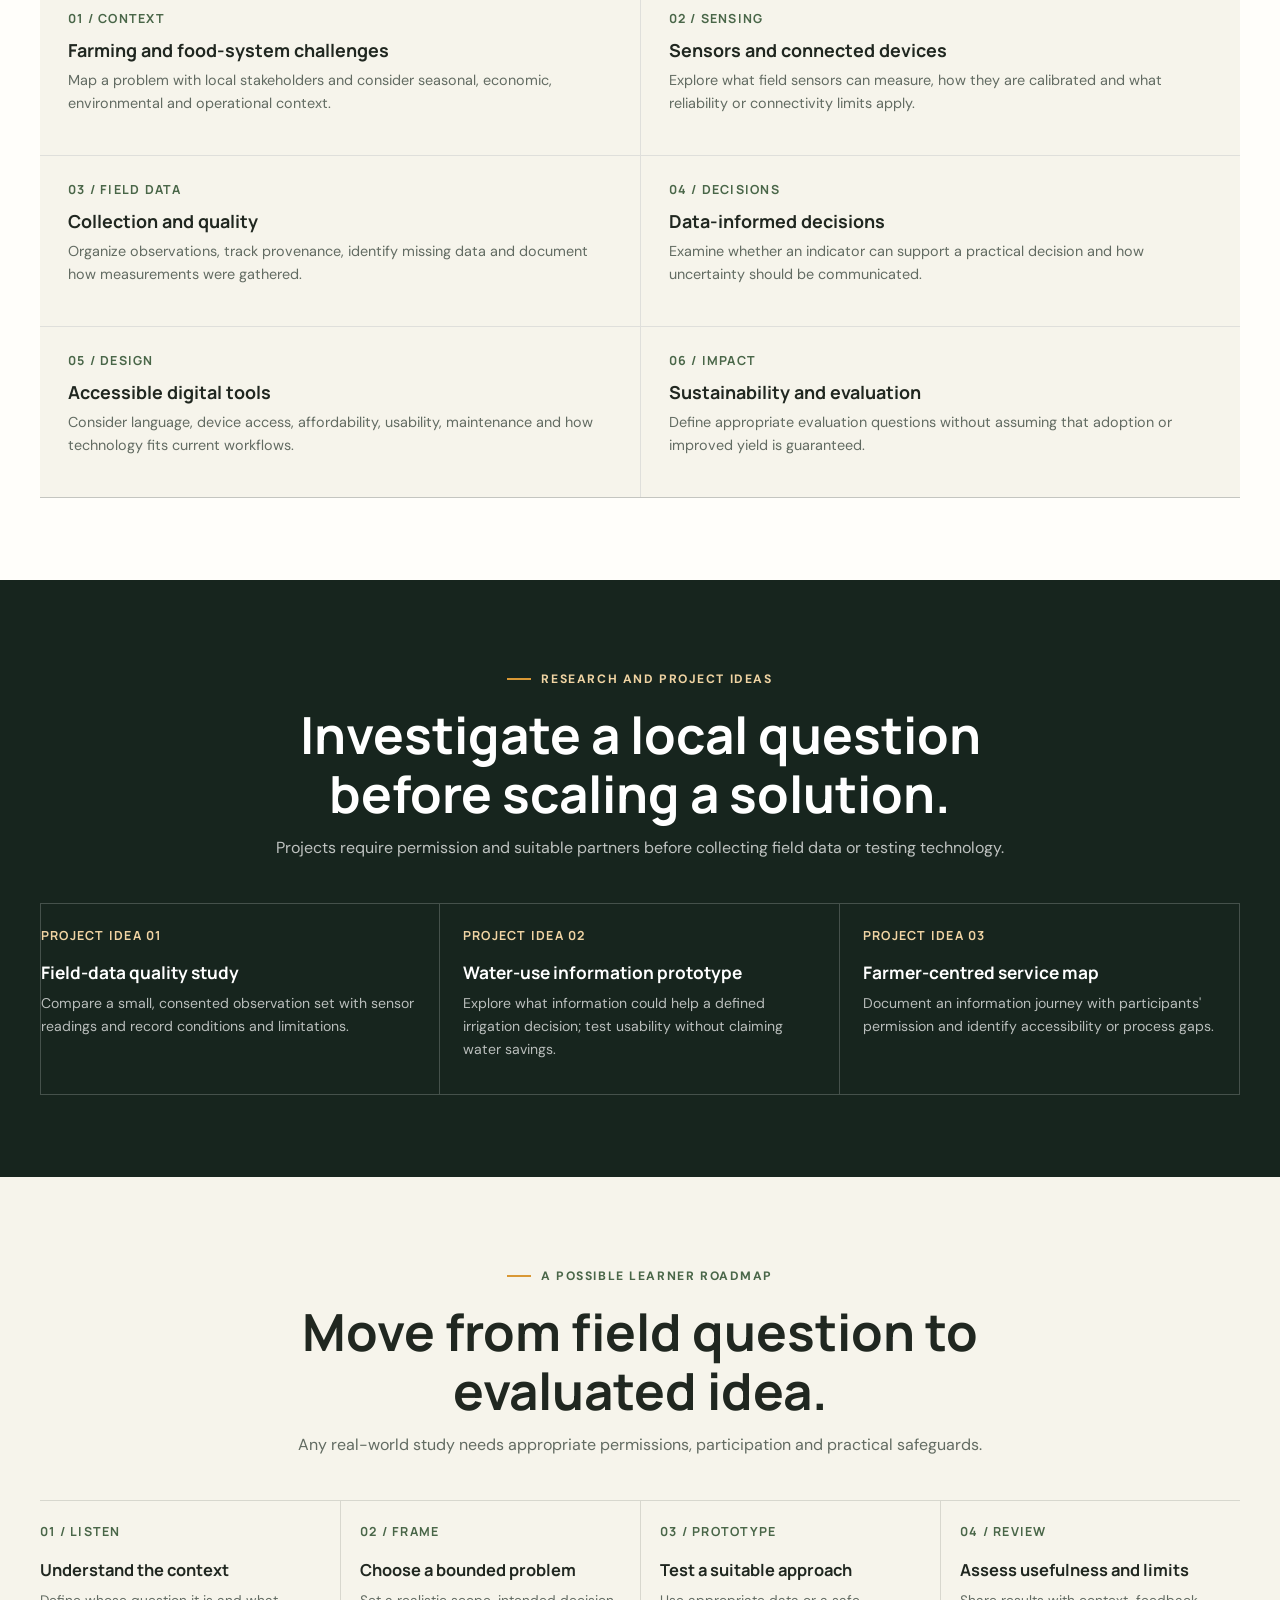
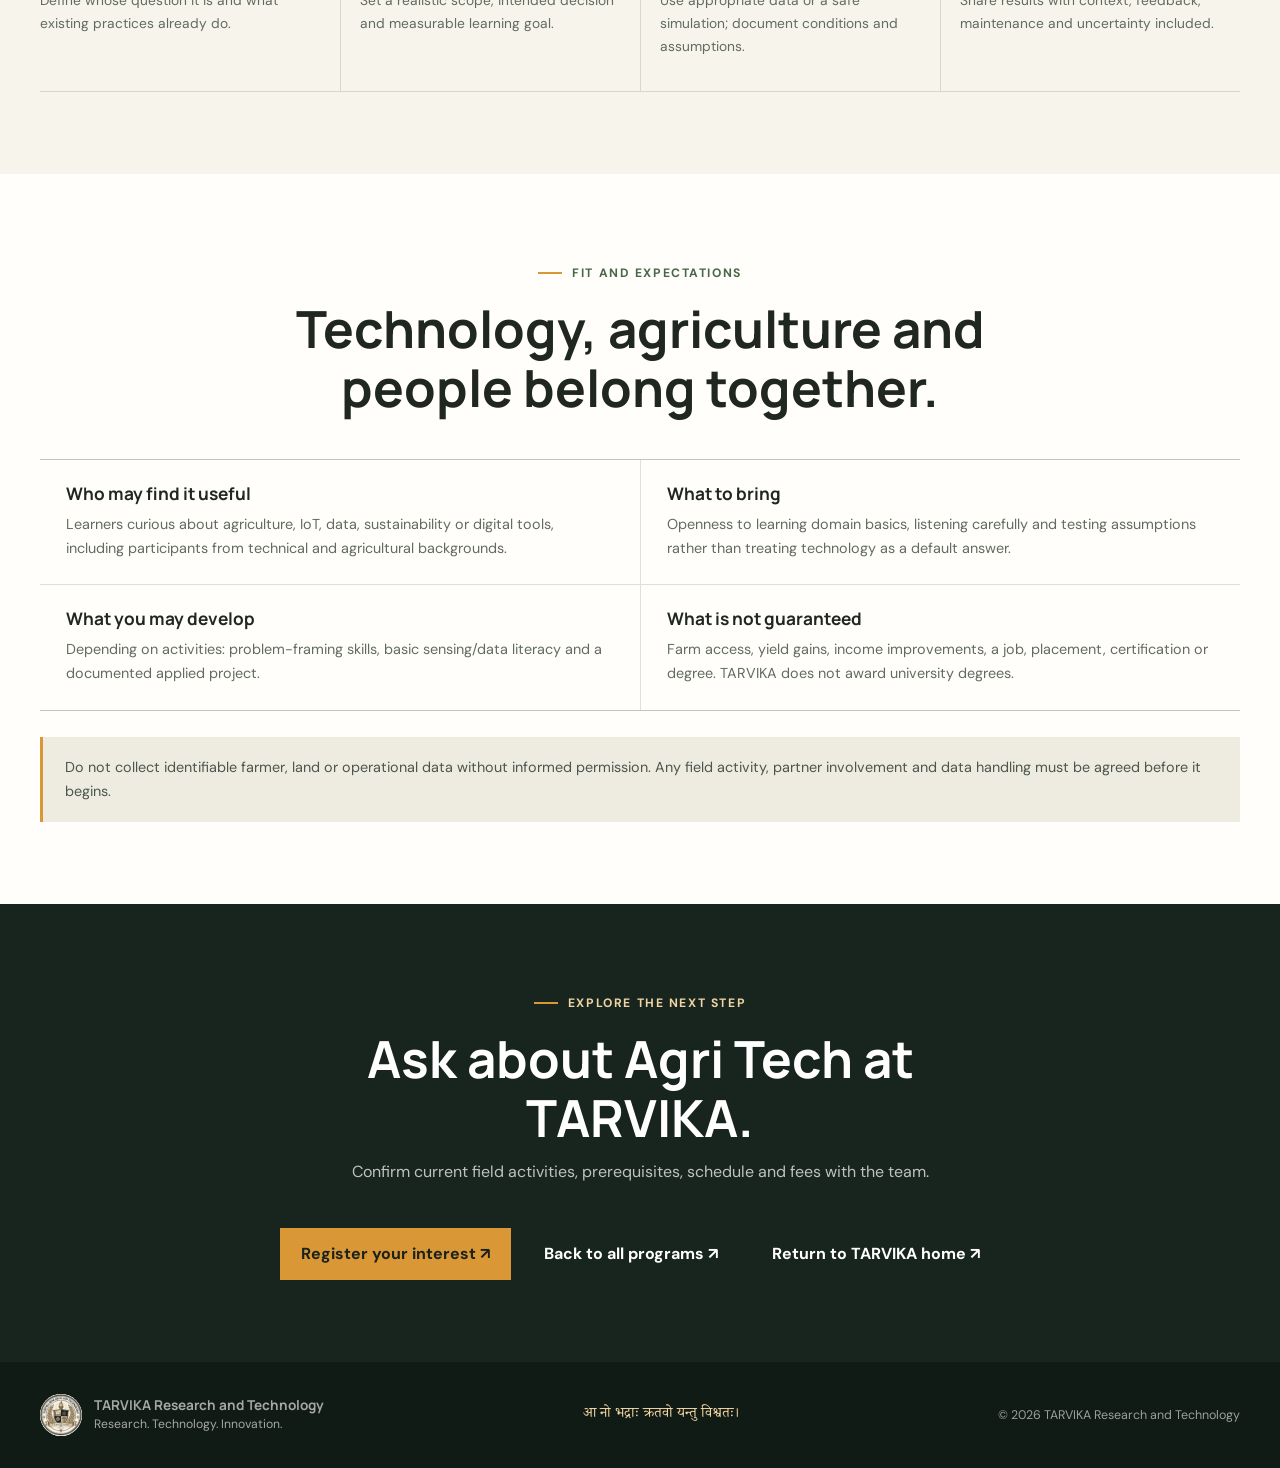
<file: tarvika/agritech.html>
<!DOCTYPE html>
<html lang="en"><head>
<meta charset="UTF-8"><meta name="viewport" content="width=device-width, initial-scale=1.0"><meta name="theme-color" content="#17251e"><meta name="description" content="Explore Agri Tech at TARVIKA through project-based learning in agriculture, sensors, field data, resource decisions and farmer-centred research."><title>Agri Tech | TARVIKA</title>
<link rel="preconnect" href="https://fonts.googleapis.com"><link rel="preconnect" href="https://fonts.gstatic.com" crossorigin><link href="https://fonts.googleapis.com/css2?family=DM+Sans:wght@400;500;600;700&family=Manrope:wght@400;500;600;700;800&family=Noto+Serif+Devanagari:wght@400;600&display=swap" rel="stylesheet"><link rel="stylesheet" href="pages.css"><link rel="stylesheet" href="course-pages.css">
</head><body>
<header class="site-header"><div class="wrap header-inner">
  <a class="brand" href="index.html" aria-label="TARVIKA Research and Technology home"><img class="brand-logo" src="image/logo.png" alt="TARVIKA logo"><span><span class="brand-name">TARVIKA Research and Technology</span><span class="brand-caption">Research · Learning · Innovation</span></span></a>
  <nav class="nav-links" id="primary-nav" aria-label="Main navigation">
    <a href="index.html">Home</a><a href="about.html">About</a><a href="why-tarvika.html">Why TARVIKA</a>
    <details class="nav-dropdown"><summary>Programs</summary><div class="dropdown-menu"><a href="digitalmarketing.html">Digital Marketing</a><a href="aiml.html">AI &amp; Machine Learning</a><a href="agritech.html">Agri Tech</a><a href="spacetechnology.html">Space Technology</a><a href="cybersecurity.html">Cyber Security</a><a href="webdevops.html">Web Development &amp; DevOps</a><a href="digitalforensics.html">Digital Forensics</a></div></details>
    <a href="research-collaboration.html">Research collaboration</a><a href="mentorship.html">Mentorship</a><a href="contact.html">Contact</a>
  </nav>
  <button class="menu-toggle" id="menu-toggle" type="button" aria-label="Open navigation" aria-expanded="false" aria-controls="primary-nav"><svg viewBox="0 0 24 24" fill="none" stroke="currentColor" stroke-width="1.8" aria-hidden="true"><path d="M4 7h16M4 12h16M4 17h16"/></svg></button>
</div></header>
<main>
<section class="course-hero"><div class="course-hero-inner"><span class="eyebrow" style="color:var(--saffron-pale)">TARVIKA learning area · Research + practice</span><span class="course-symbol" aria-hidden="true">⌁</span><h1>Agri Tech</h1><p class="course-hero-copy">Explore how digital tools and evidence can support decisions across agriculture and food systems—starting with the needs, knowledge and constraints of the people who work in them.</p><div class="course-hero-actions"><a class="button" href="registration.htm">Register your interest ↗</a><a class="button button-outline" href="programs.html">All programs</a></div></div></section>
<section class="section section-white"><div class="wrap course-lede"><div><span class="eyebrow">What this field explores</span><h2>Technology should respond to the realities of a field.</h2></div><div><p class="lead-copy">Agri Tech brings agriculture and technology into conversation. Depending on the question, this may involve sensing, data, connectivity, software, decision support or new ways to share information.</p><p>Good project framing starts by understanding the local context: crops, seasons, connectivity, cost, maintenance, existing practice and who will use the result. A technical prototype alone does not establish agricultural benefit. TARVIKA's course scope, field access and activities are confirmed for each offering.</p></div></div></section>
<section class="section"><div class="wrap"><div class="course-spec-grid"><div class="course-spec"><strong>Core lens</strong><span>Agriculture, field context and useful information</span></div><div class="course-spec"><strong>Learning mode</strong><span>Problem framing, data exploration and applied project work</span></div><div class="course-spec"><strong>Responsible focus</strong><span>Farmer agency, data consent, feasibility and sustainability</span></div></div></div></section>
<section class="section section-white"><div class="wrap"><div class="section-heading"><span class="eyebrow">Possible areas of study</span><h2>Understand the system before designing the tool.</h2><p>Topics vary by course delivery, field context and available resources.</p></div><div class="course-areas"><article class="course-area"><span>01 / CONTEXT</span><h3>Farming and food-system challenges</h3><p>Map a problem with local stakeholders and consider seasonal, economic, environmental and operational context.</p></article><article class="course-area"><span>02 / SENSING</span><h3>Sensors and connected devices</h3><p>Explore what field sensors can measure, how they are calibrated and what reliability or connectivity limits apply.</p></article><article class="course-area"><span>03 / FIELD DATA</span><h3>Collection and quality</h3><p>Organize observations, track provenance, identify missing data and document how measurements were gathered.</p></article><article class="course-area"><span>04 / DECISIONS</span><h3>Data-informed decisions</h3><p>Examine whether an indicator can support a practical decision and how uncertainty should be communicated.</p></article><article class="course-area"><span>05 / DESIGN</span><h3>Accessible digital tools</h3><p>Consider language, device access, affordability, usability, maintenance and how technology fits current workflows.</p></article><article class="course-area"><span>06 / IMPACT</span><h3>Sustainability and evaluation</h3><p>Define appropriate evaluation questions without assuming that adoption or improved yield is guaranteed.</p></article></div></div></section>
<section class="section section-green"><div class="wrap"><div class="section-heading"><span class="eyebrow">Research and project ideas</span><h2>Investigate a local question before scaling a solution.</h2><p>Projects require permission and suitable partners before collecting field data or testing technology.</p></div><div class="course-projects"><article class="course-project"><span>PROJECT IDEA 01</span><h3>Field-data quality study</h3><p>Compare a small, consented observation set with sensor readings and record conditions and limitations.</p></article><article class="course-project"><span>PROJECT IDEA 02</span><h3>Water-use information prototype</h3><p>Explore what information could help a defined irrigation decision; test usability without claiming water savings.</p></article><article class="course-project"><span>PROJECT IDEA 03</span><h3>Farmer-centred service map</h3><p>Document an information journey with participants' permission and identify accessibility or process gaps.</p></article></div></div></section>
<section class="section"><div class="wrap"><div class="section-heading"><span class="eyebrow">A possible learner roadmap</span><h2>Move from field question to evaluated idea.</h2><p>Any real-world study needs appropriate permissions, participation and practical safeguards.</p></div><div class="course-roadmap"><article class="course-roadmap-step"><span>01 / LISTEN</span><h3>Understand the context</h3><p>Define whose question it is and what existing practices already do.</p></article><article class="course-roadmap-step"><span>02 / FRAME</span><h3>Choose a bounded problem</h3><p>Set a realistic scope, intended decision and measurable learning goal.</p></article><article class="course-roadmap-step"><span>03 / PROTOTYPE</span><h3>Test a suitable approach</h3><p>Use appropriate data or a safe simulation; document conditions and assumptions.</p></article><article class="course-roadmap-step"><span>04 / REVIEW</span><h3>Assess usefulness and limits</h3><p>Share results with context, feedback, maintenance and uncertainty included.</p></article></div></div></section>
<section class="section section-white"><div class="wrap"><div class="section-heading"><span class="eyebrow">Fit and expectations</span><h2>Technology, agriculture and people belong together.</h2></div><div class="course-fit"><article><h3>Who may find it useful</h3><p>Learners curious about agriculture, IoT, data, sustainability or digital tools, including participants from technical and agricultural backgrounds.</p></article><article><h3>What to bring</h3><p>Openness to learning domain basics, listening carefully and testing assumptions rather than treating technology as a default answer.</p></article><article><h3>What you may develop</h3><p>Depending on activities: problem-framing skills, basic sensing/data literacy and a documented applied project.</p></article><article><h3>What is not guaranteed</h3><p>Farm access, yield gains, income improvements, a job, placement, certification or degree. TARVIKA does not award university degrees.</p></article></div><div class="notice">Do not collect identifiable farmer, land or operational data without informed permission. Any field activity, partner involvement and data handling must be agreed before it begins.</div></div></section>
<section class="section section-green"><div class="wrap"><div class="section-heading"><span class="eyebrow">Explore the next step</span><h2>Ask about Agri Tech at TARVIKA.</h2><p>Confirm current field activities, prerequisites, schedule and fees with the team.</p></div><div class="course-back"><a class="button" href="registration.htm">Register your interest ↗</a><a class="button button-dark" href="programs.html">Back to all programs ↗</a><a class="button button-dark" href="index.html">Return to TARVIKA home ↗</a></div></div></section>
</main><footer class="site-footer"><div class="wrap footer-inner"><a class="footer-brand" href="index.html"><img src="image/logo.png" alt=""><span><strong>TARVIKA Research and Technology</strong><span>Research. Technology. Innovation.</span></span></a><span class="footer-motto" lang="sa">आ नो भद्राः क्रतवो यन्तु विश्वतः।</span><span class="copyright">© 2026 TARVIKA Research and Technology</span></div></footer><script src="pages.js"></script></body></html>
</file>
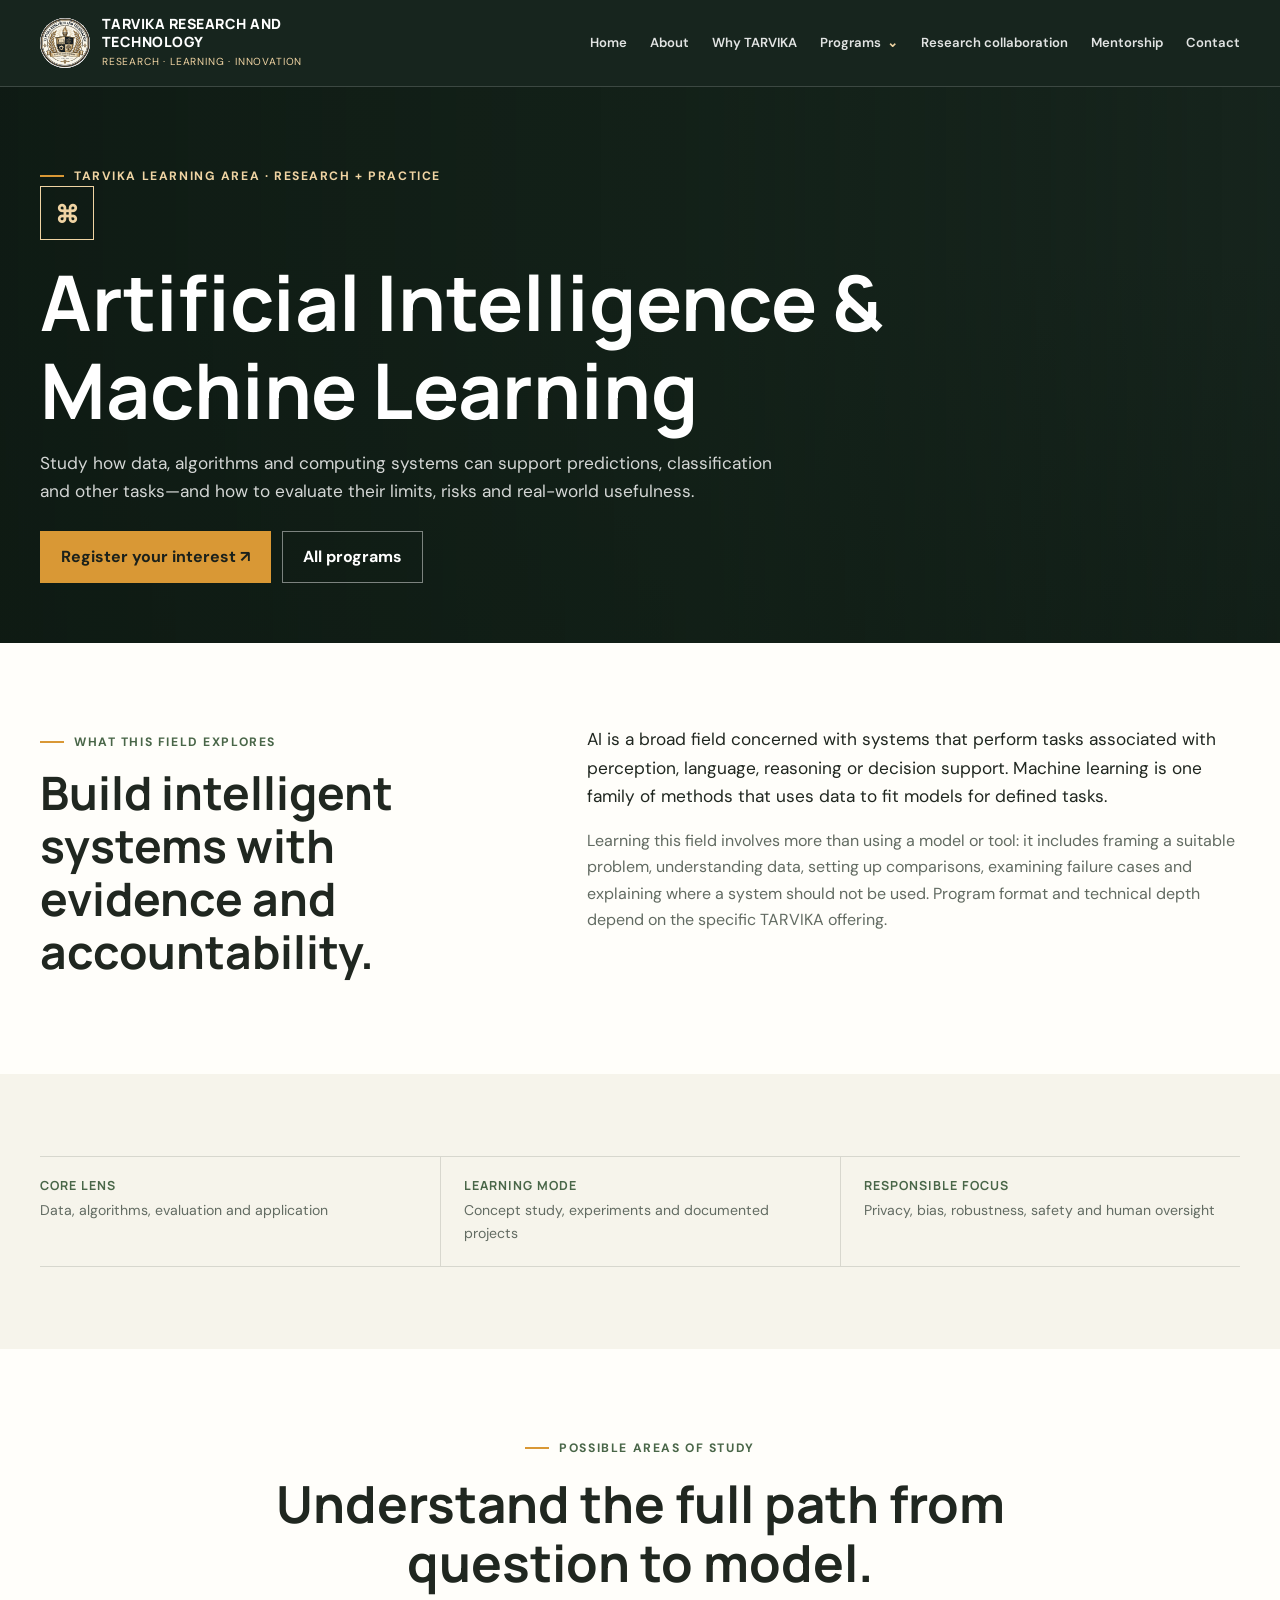
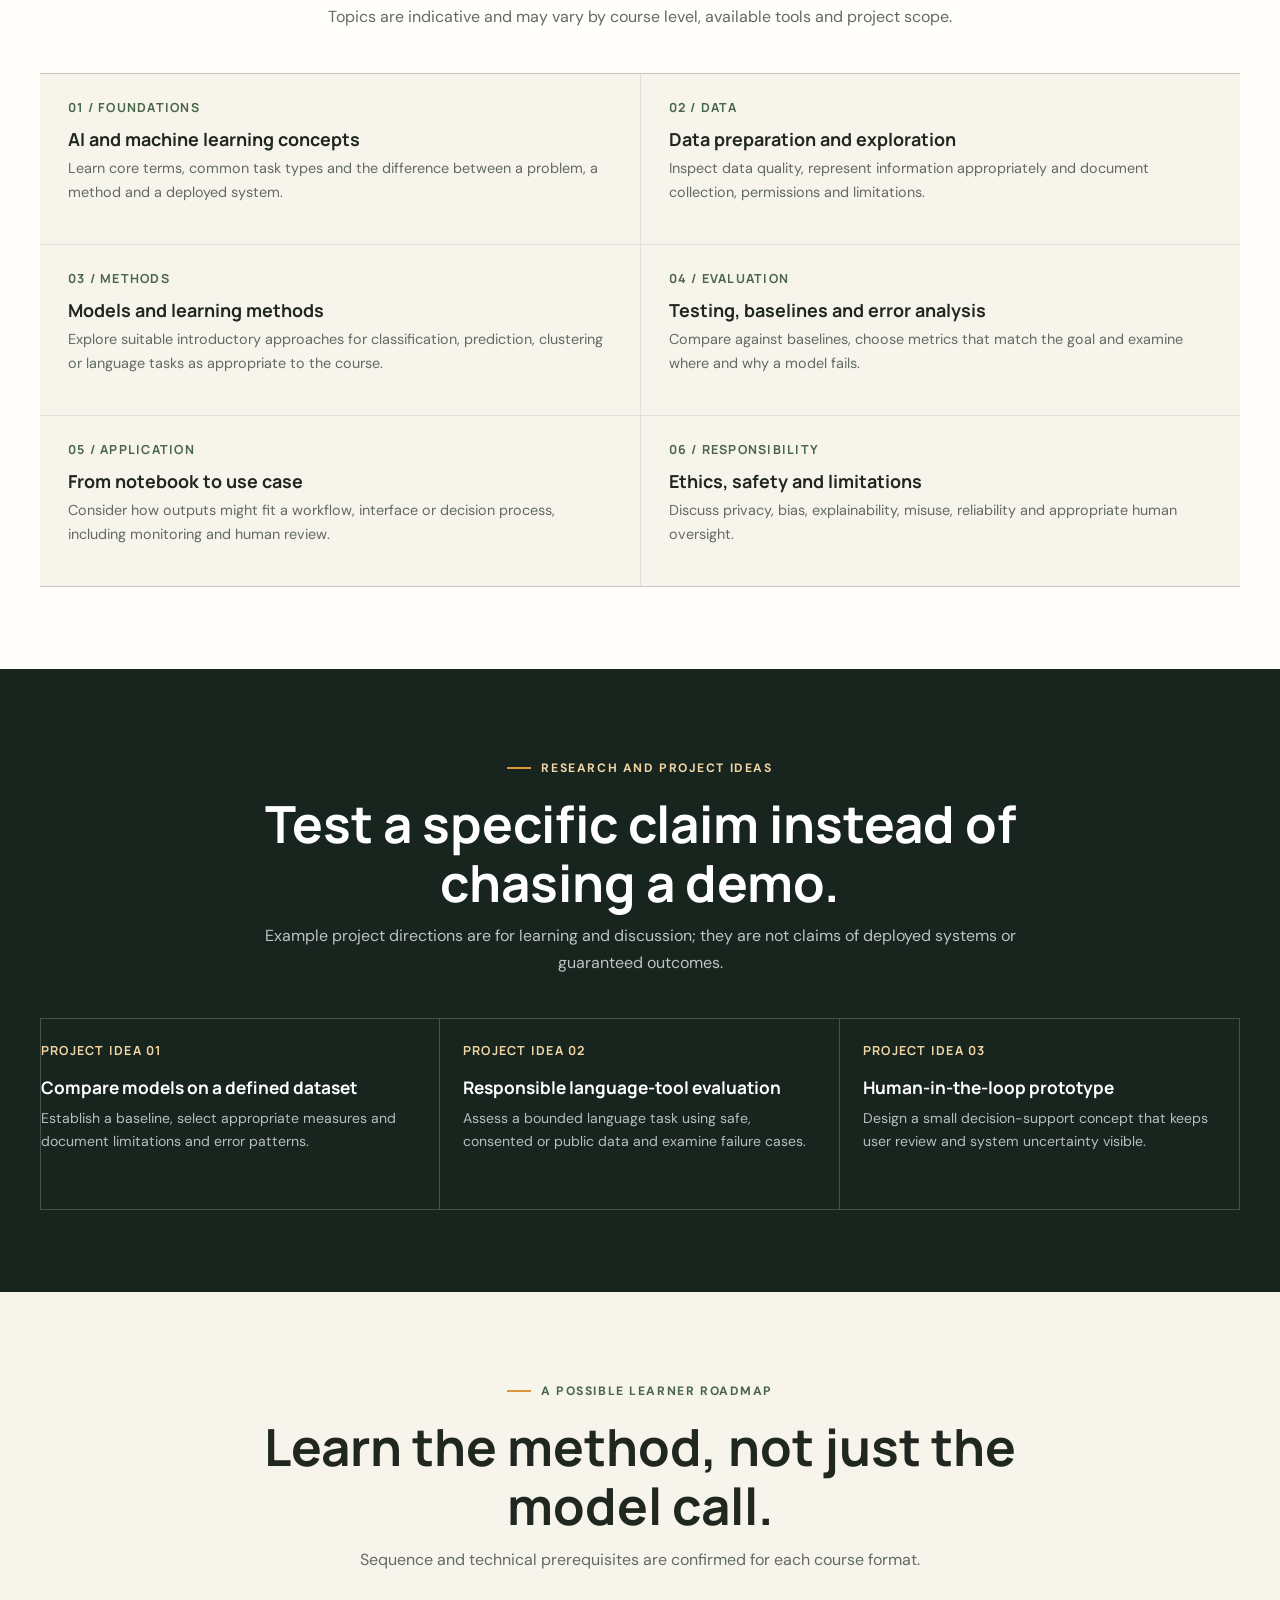
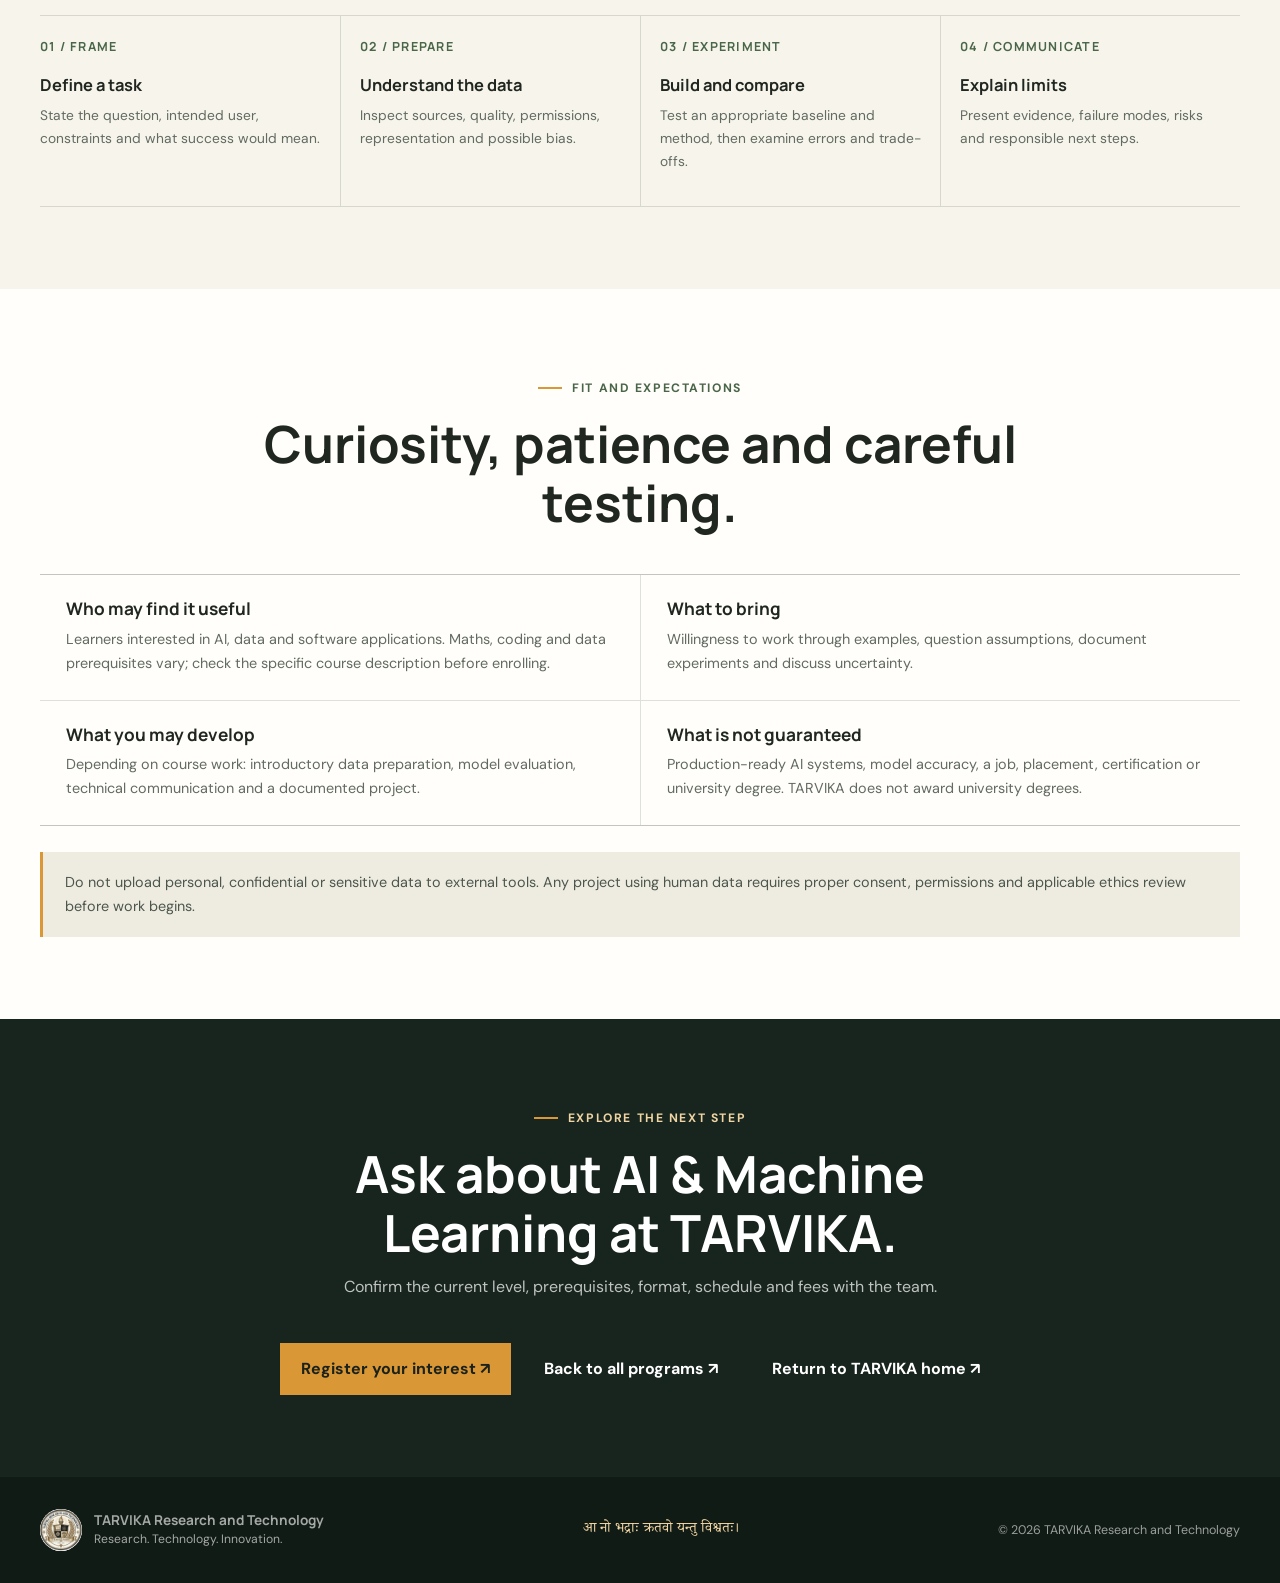
<file: tarvika/aiml.html>
<!DOCTYPE html>
<html lang="en"><head>
<meta charset="UTF-8"><meta name="viewport" content="width=device-width, initial-scale=1.0"><meta name="theme-color" content="#17251e"><meta name="description" content="Explore AI and Machine Learning at TARVIKA through research-led, project-based learning in data, models, evaluation and responsible AI."><title>AI &amp; Machine Learning | TARVIKA</title>
<link rel="preconnect" href="https://fonts.googleapis.com"><link rel="preconnect" href="https://fonts.gstatic.com" crossorigin><link href="https://fonts.googleapis.com/css2?family=DM+Sans:wght@400;500;600;700&family=Manrope:wght@400;500;600;700;800&family=Noto+Serif+Devanagari:wght@400;600&display=swap" rel="stylesheet"><link rel="stylesheet" href="pages.css"><link rel="stylesheet" href="course-pages.css">
</head><body>
<header class="site-header"><div class="wrap header-inner">
  <a class="brand" href="index.html" aria-label="TARVIKA Research and Technology home"><img class="brand-logo" src="image/logo.png" alt="TARVIKA logo"><span><span class="brand-name">TARVIKA Research and Technology</span><span class="brand-caption">Research · Learning · Innovation</span></span></a>
  <nav class="nav-links" id="primary-nav" aria-label="Main navigation">
    <a href="index.html">Home</a><a href="about.html">About</a><a href="why-tarvika.html">Why TARVIKA</a>
    <details class="nav-dropdown"><summary>Programs</summary><div class="dropdown-menu"><a href="digitalmarketing.html">Digital Marketing</a><a href="aiml.html">AI &amp; Machine Learning</a><a href="agritech.html">Agri Tech</a><a href="spacetechnology.html">Space Technology</a><a href="cybersecurity.html">Cyber Security</a><a href="webdevops.html">Web Development &amp; DevOps</a><a href="digitalforensics.html">Digital Forensics</a></div></details>
    <a href="research-collaboration.html">Research collaboration</a><a href="mentorship.html">Mentorship</a><a href="contact.html">Contact</a>
  </nav>
  <button class="menu-toggle" id="menu-toggle" type="button" aria-label="Open navigation" aria-expanded="false" aria-controls="primary-nav"><svg viewBox="0 0 24 24" fill="none" stroke="currentColor" stroke-width="1.8" aria-hidden="true"><path d="M4 7h16M4 12h16M4 17h16"/></svg></button>
</div></header>
<main>
<section class="course-hero"><div class="course-hero-inner"><span class="eyebrow" style="color:var(--saffron-pale)">TARVIKA learning area · Research + practice</span><span class="course-symbol" aria-hidden="true">⌘</span><h1>Artificial Intelligence &amp; Machine Learning</h1><p class="course-hero-copy">Study how data, algorithms and computing systems can support predictions, classification and other tasks—and how to evaluate their limits, risks and real-world usefulness.</p><div class="course-hero-actions"><a class="button" href="registration.htm">Register your interest ↗</a><a class="button button-outline" href="programs.html">All programs</a></div></div></section>
<section class="section section-white"><div class="wrap course-lede"><div><span class="eyebrow">What this field explores</span><h2>Build intelligent systems with evidence and accountability.</h2></div><div><p class="lead-copy">AI is a broad field concerned with systems that perform tasks associated with perception, language, reasoning or decision support. Machine learning is one family of methods that uses data to fit models for defined tasks.</p><p>Learning this field involves more than using a model or tool: it includes framing a suitable problem, understanding data, setting up comparisons, examining failure cases and explaining where a system should not be used. Program format and technical depth depend on the specific TARVIKA offering.</p></div></div></section>
<section class="section"><div class="wrap"><div class="course-spec-grid"><div class="course-spec"><strong>Core lens</strong><span>Data, algorithms, evaluation and application</span></div><div class="course-spec"><strong>Learning mode</strong><span>Concept study, experiments and documented projects</span></div><div class="course-spec"><strong>Responsible focus</strong><span>Privacy, bias, robustness, safety and human oversight</span></div></div></div></section>
<section class="section section-white"><div class="wrap"><div class="section-heading"><span class="eyebrow">Possible areas of study</span><h2>Understand the full path from question to model.</h2><p>Topics are indicative and may vary by course level, available tools and project scope.</p></div><div class="course-areas"><article class="course-area"><span>01 / FOUNDATIONS</span><h3>AI and machine learning concepts</h3><p>Learn core terms, common task types and the difference between a problem, a method and a deployed system.</p></article><article class="course-area"><span>02 / DATA</span><h3>Data preparation and exploration</h3><p>Inspect data quality, represent information appropriately and document collection, permissions and limitations.</p></article><article class="course-area"><span>03 / METHODS</span><h3>Models and learning methods</h3><p>Explore suitable introductory approaches for classification, prediction, clustering or language tasks as appropriate to the course.</p></article><article class="course-area"><span>04 / EVALUATION</span><h3>Testing, baselines and error analysis</h3><p>Compare against baselines, choose metrics that match the goal and examine where and why a model fails.</p></article><article class="course-area"><span>05 / APPLICATION</span><h3>From notebook to use case</h3><p>Consider how outputs might fit a workflow, interface or decision process, including monitoring and human review.</p></article><article class="course-area"><span>06 / RESPONSIBILITY</span><h3>Ethics, safety and limitations</h3><p>Discuss privacy, bias, explainability, misuse, reliability and appropriate human oversight.</p></article></div></div></section>
<section class="section section-green"><div class="wrap"><div class="section-heading"><span class="eyebrow">Research and project ideas</span><h2>Test a specific claim instead of chasing a demo.</h2><p>Example project directions are for learning and discussion; they are not claims of deployed systems or guaranteed outcomes.</p></div><div class="course-projects"><article class="course-project"><span>PROJECT IDEA 01</span><h3>Compare models on a defined dataset</h3><p>Establish a baseline, select appropriate measures and document limitations and error patterns.</p></article><article class="course-project"><span>PROJECT IDEA 02</span><h3>Responsible language-tool evaluation</h3><p>Assess a bounded language task using safe, consented or public data and examine failure cases.</p></article><article class="course-project"><span>PROJECT IDEA 03</span><h3>Human-in-the-loop prototype</h3><p>Design a small decision-support concept that keeps user review and system uncertainty visible.</p></article></div></div></section>
<section class="section"><div class="wrap"><div class="section-heading"><span class="eyebrow">A possible learner roadmap</span><h2>Learn the method, not just the model call.</h2><p>Sequence and technical prerequisites are confirmed for each course format.</p></div><div class="course-roadmap"><article class="course-roadmap-step"><span>01 / FRAME</span><h3>Define a task</h3><p>State the question, intended user, constraints and what success would mean.</p></article><article class="course-roadmap-step"><span>02 / PREPARE</span><h3>Understand the data</h3><p>Inspect sources, quality, permissions, representation and possible bias.</p></article><article class="course-roadmap-step"><span>03 / EXPERIMENT</span><h3>Build and compare</h3><p>Test an appropriate baseline and method, then examine errors and trade-offs.</p></article><article class="course-roadmap-step"><span>04 / COMMUNICATE</span><h3>Explain limits</h3><p>Present evidence, failure modes, risks and responsible next steps.</p></article></div></div></section>
<section class="section section-white"><div class="wrap"><div class="section-heading"><span class="eyebrow">Fit and expectations</span><h2>Curiosity, patience and careful testing.</h2></div><div class="course-fit"><article><h3>Who may find it useful</h3><p>Learners interested in AI, data and software applications. Maths, coding and data prerequisites vary; check the specific course description before enrolling.</p></article><article><h3>What to bring</h3><p>Willingness to work through examples, question assumptions, document experiments and discuss uncertainty.</p></article><article><h3>What you may develop</h3><p>Depending on course work: introductory data preparation, model evaluation, technical communication and a documented project.</p></article><article><h3>What is not guaranteed</h3><p>Production-ready AI systems, model accuracy, a job, placement, certification or university degree. TARVIKA does not award university degrees.</p></article></div><div class="notice">Do not upload personal, confidential or sensitive data to external tools. Any project using human data requires proper consent, permissions and applicable ethics review before work begins.</div></div></section>
<section class="section section-green"><div class="wrap"><div class="section-heading"><span class="eyebrow">Explore the next step</span><h2>Ask about AI &amp; Machine Learning at TARVIKA.</h2><p>Confirm the current level, prerequisites, format, schedule and fees with the team.</p></div><div class="course-back"><a class="button" href="registration.htm">Register your interest ↗</a><a class="button button-dark" href="programs.html">Back to all programs ↗</a><a class="button button-dark" href="index.html">Return to TARVIKA home ↗</a></div></div></section>
</main><footer class="site-footer"><div class="wrap footer-inner"><a class="footer-brand" href="index.html"><img src="image/logo.png" alt=""><span><strong>TARVIKA Research and Technology</strong><span>Research. Technology. Innovation.</span></span></a><span class="footer-motto" lang="sa">आ नो भद्राः क्रतवो यन्तु विश्वतः।</span><span class="copyright">© 2026 TARVIKA Research and Technology</span></div></footer><script src="pages.js"></script></body></html>
</file>
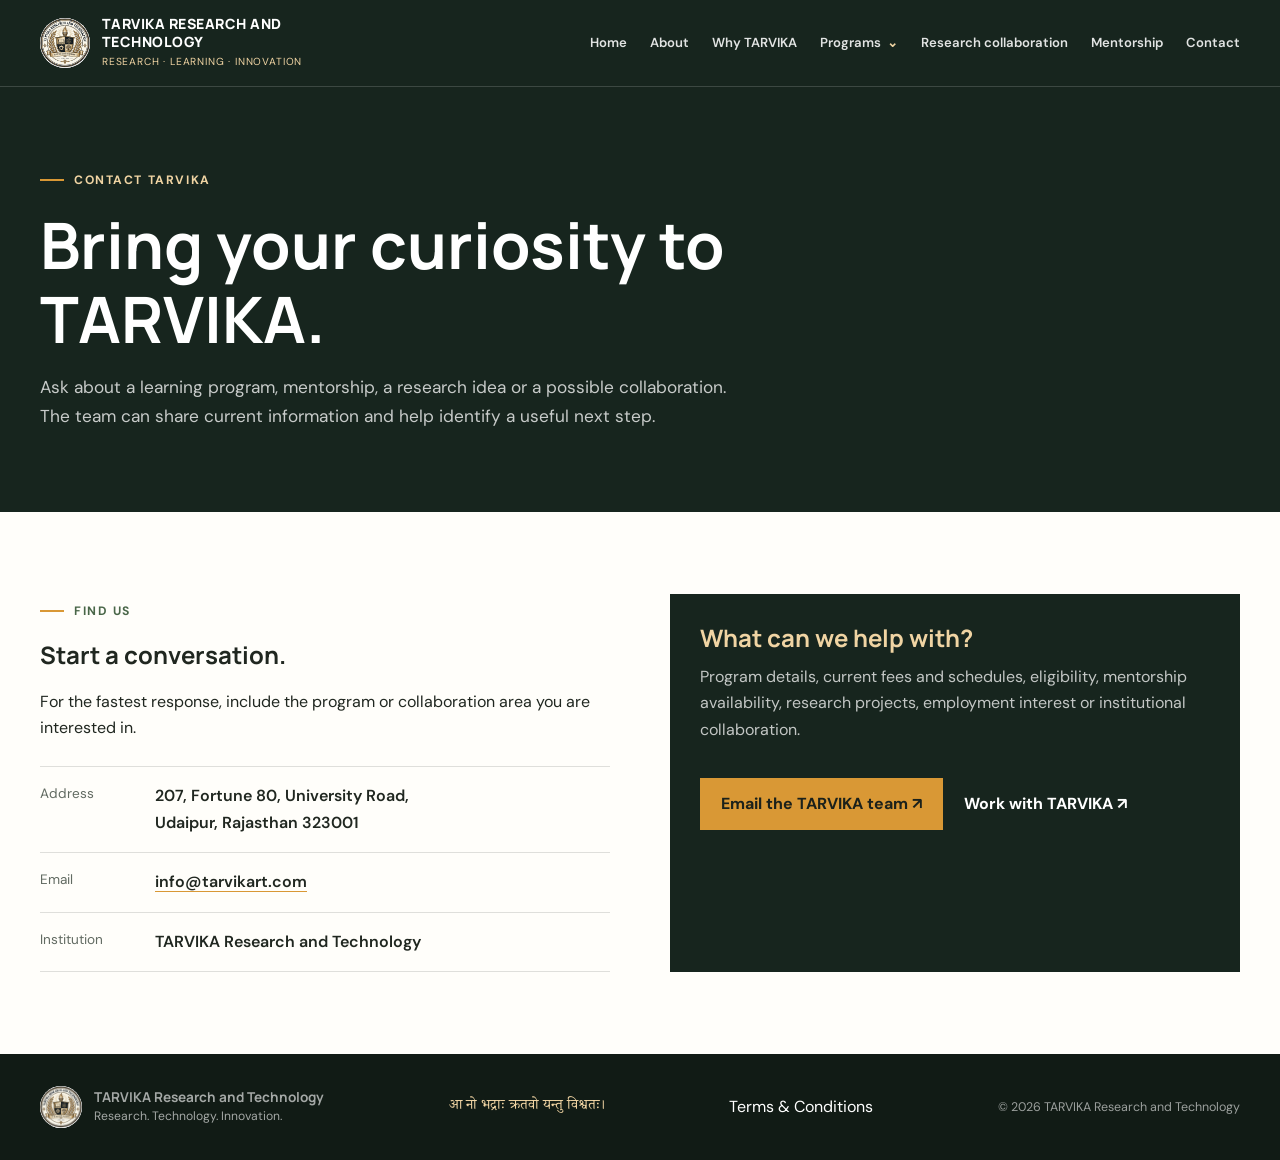
<file: tarvika/contact.html>
<!DOCTYPE html>
<html lang="en">
<head>
  <meta charset="UTF-8"><meta name="viewport" content="width=device-width, initial-scale=1.0"><meta name="theme-color" content="#17251e">
  <meta name="description" content="Contact TARVIKA Research and Technology in Udaipur about programs, mentorship and research collaboration."><title>Contact TARVIKA | Udaipur</title>
  <link rel="preconnect" href="https://fonts.googleapis.com"><link rel="preconnect" href="https://fonts.gstatic.com" crossorigin><link href="https://fonts.googleapis.com/css2?family=DM+Sans:wght@400;500;600;700&family=Manrope:wght@400;500;600;700;800&family=Noto+Serif+Devanagari:wght@400;600&display=swap" rel="stylesheet"><link rel="stylesheet" href="pages.css">
</head>
<body>
  <header class="site-header"><div class="wrap header-inner">
  <a class="brand" href="index.html" aria-label="TARVIKA Research and Technology home"><img class="brand-logo" src="image/logo.png" alt="TARVIKA logo"><span><span class="brand-name">TARVIKA Research and Technology</span><span class="brand-caption">Research · Learning · Innovation</span></span></a>
  <nav class="nav-links" id="primary-nav" aria-label="Main navigation">
    <a href="index.html">Home</a><a href="about.html">About</a><a href="why-tarvika.html">Why TARVIKA</a>
    <details class="nav-dropdown"><summary>Programs</summary><div class="dropdown-menu"><a href="digitalmarketing.html">Digital Marketing</a><a href="aiml.html">AI &amp; Machine Learning</a><a href="agritech.html">Agri Tech</a><a href="spacetechnology.html">Space Technology</a><a href="cybersecurity.html">Cyber Security</a><a href="webdevops.html">Web Development &amp; DevOps</a><a href="digitalforensics.html">Digital Forensics</a></div></details>
    <a href="research-collaboration.html">Research collaboration</a><a href="mentorship.html">Mentorship</a><a href="contact.html">Contact</a>
  </nav>
  <button class="menu-toggle" id="menu-toggle" type="button" aria-label="Open navigation" aria-expanded="false" aria-controls="primary-nav"><svg viewBox="0 0 24 24" fill="none" stroke="currentColor" stroke-width="1.8" aria-hidden="true"><path d="M4 7h16M4 12h16M4 17h16"/></svg></button>
</div></header>
  <main>
    <section class="page-hero"><div class="wrap"><span class="eyebrow">Contact TARVIKA</span><h1>Bring your curiosity to TARVIKA.</h1><p>Ask about a learning program, mentorship, a research idea or a possible collaboration. The team can share current information and help identify a useful next step.</p></div></section>
    <section class="section section-white"><div class="wrap contact-layout"><div><span class="eyebrow">Find us</span><h2>Start a conversation.</h2><p>For the fastest response, include the program or collaboration area you are interested in.</p><dl class="contact-list"><div class="contact-row"><dt>Address</dt><dd>207, Fortune 80, University Road,<br>Udaipur, Rajasthan 323001</dd></div><div class="contact-row"><dt>Email</dt><dd><a href="mailto:info@tarvikart.com">info@tarvikart.com</a></dd></div><div class="contact-row"><dt>Institution</dt><dd>TARVIKA Research and Technology</dd></div></dl></div><aside class="contact-callout"><h2>What can we help with?</h2><p>Program details, current fees and schedules, eligibility, mentorship availability, research projects, employment interest or institutional collaboration.</p><a class="button" href="mailto:info@tarvikart.com?subject=TARVIKA%20enquiry">Email the TARVIKA team ↗</a><a class="button button-dark" href="employee-registration.html">Work with TARVIKA ↗</a></aside></div></section>
  </main>
  <footer class="site-footer"><div class="wrap footer-inner"><a class="footer-brand" href="index.html"><img src="image/logo.png" alt=""><span><strong>TARVIKA Research and Technology</strong><span>Research. Technology. Innovation.</span></span></a><span class="footer-motto" lang="sa">आ नो भद्राः क्रतवो यन्तु विश्वतः।</span><a href="terms-and-conditions.html">Terms &amp; Conditions</a><span class="copyright">© 2026 TARVIKA Research and Technology</span></div></footer><script src="pages.js"></script>
</body>
</html>
</file>
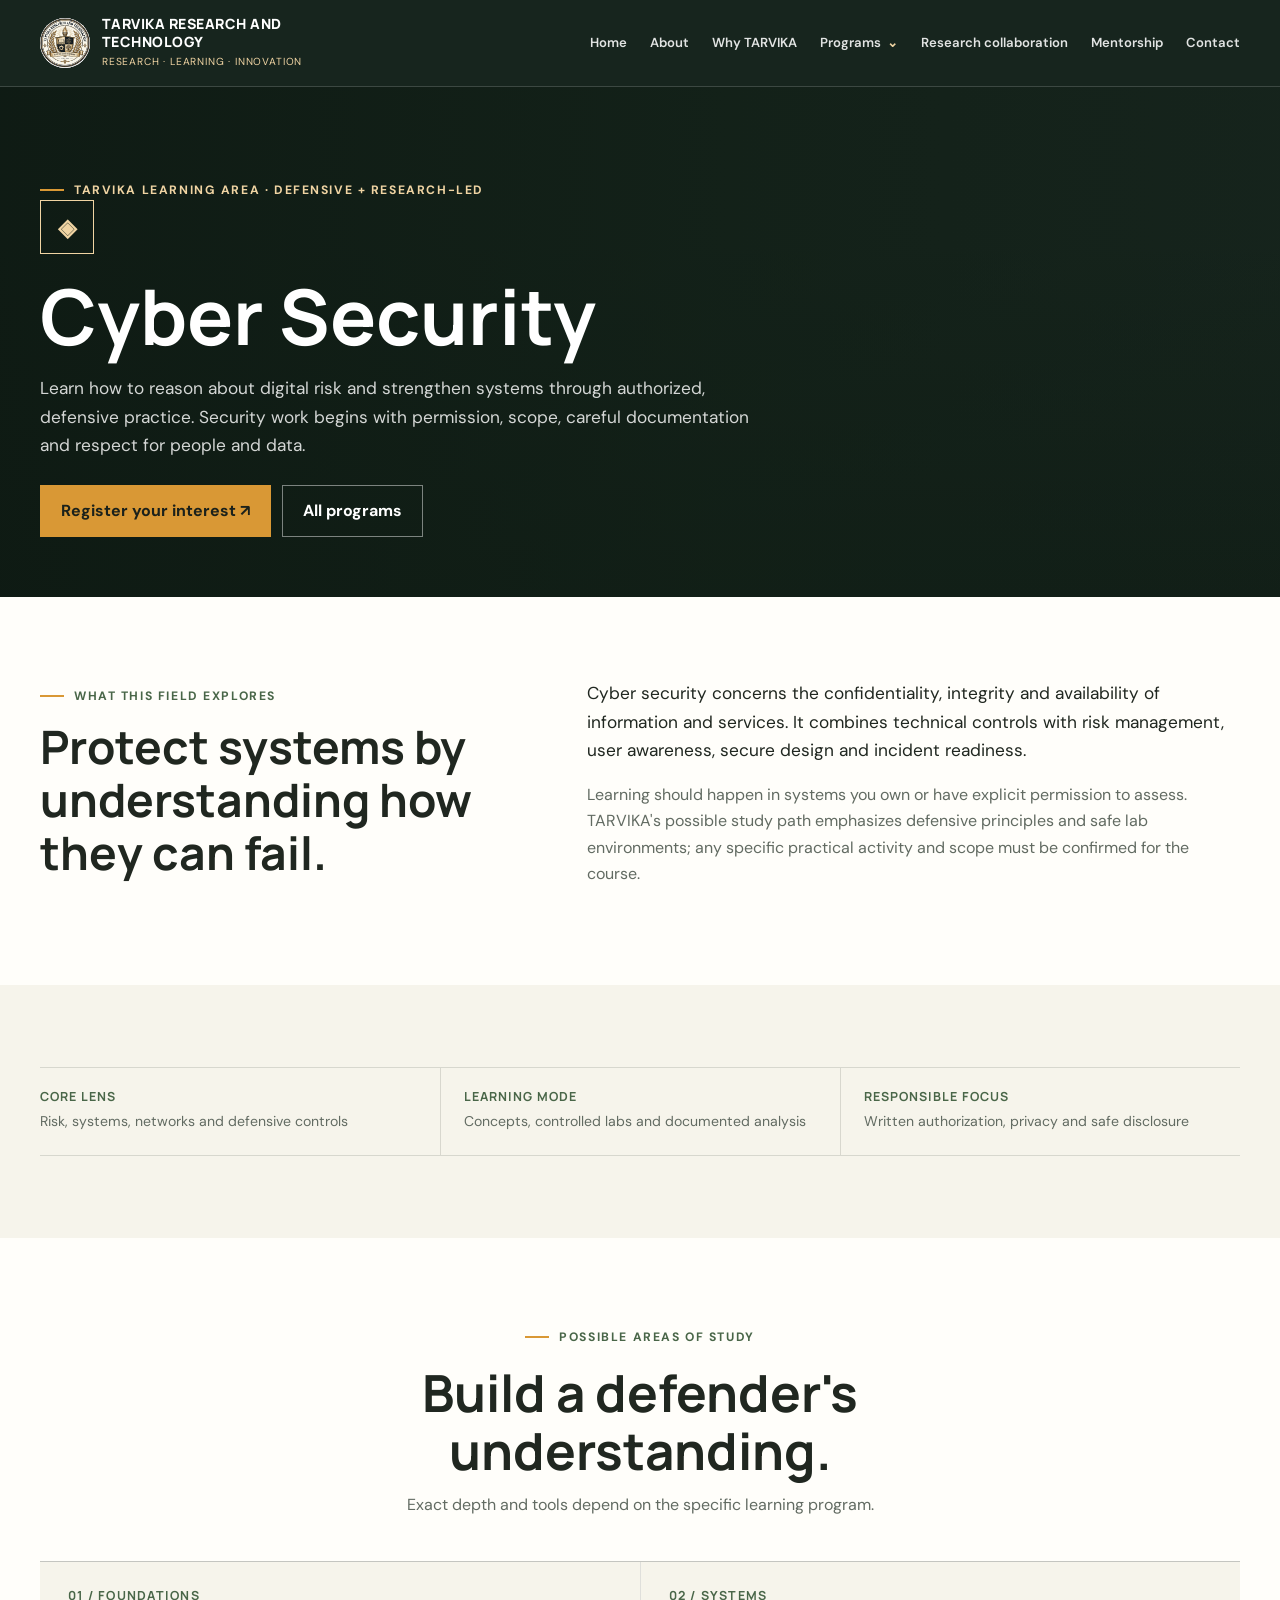
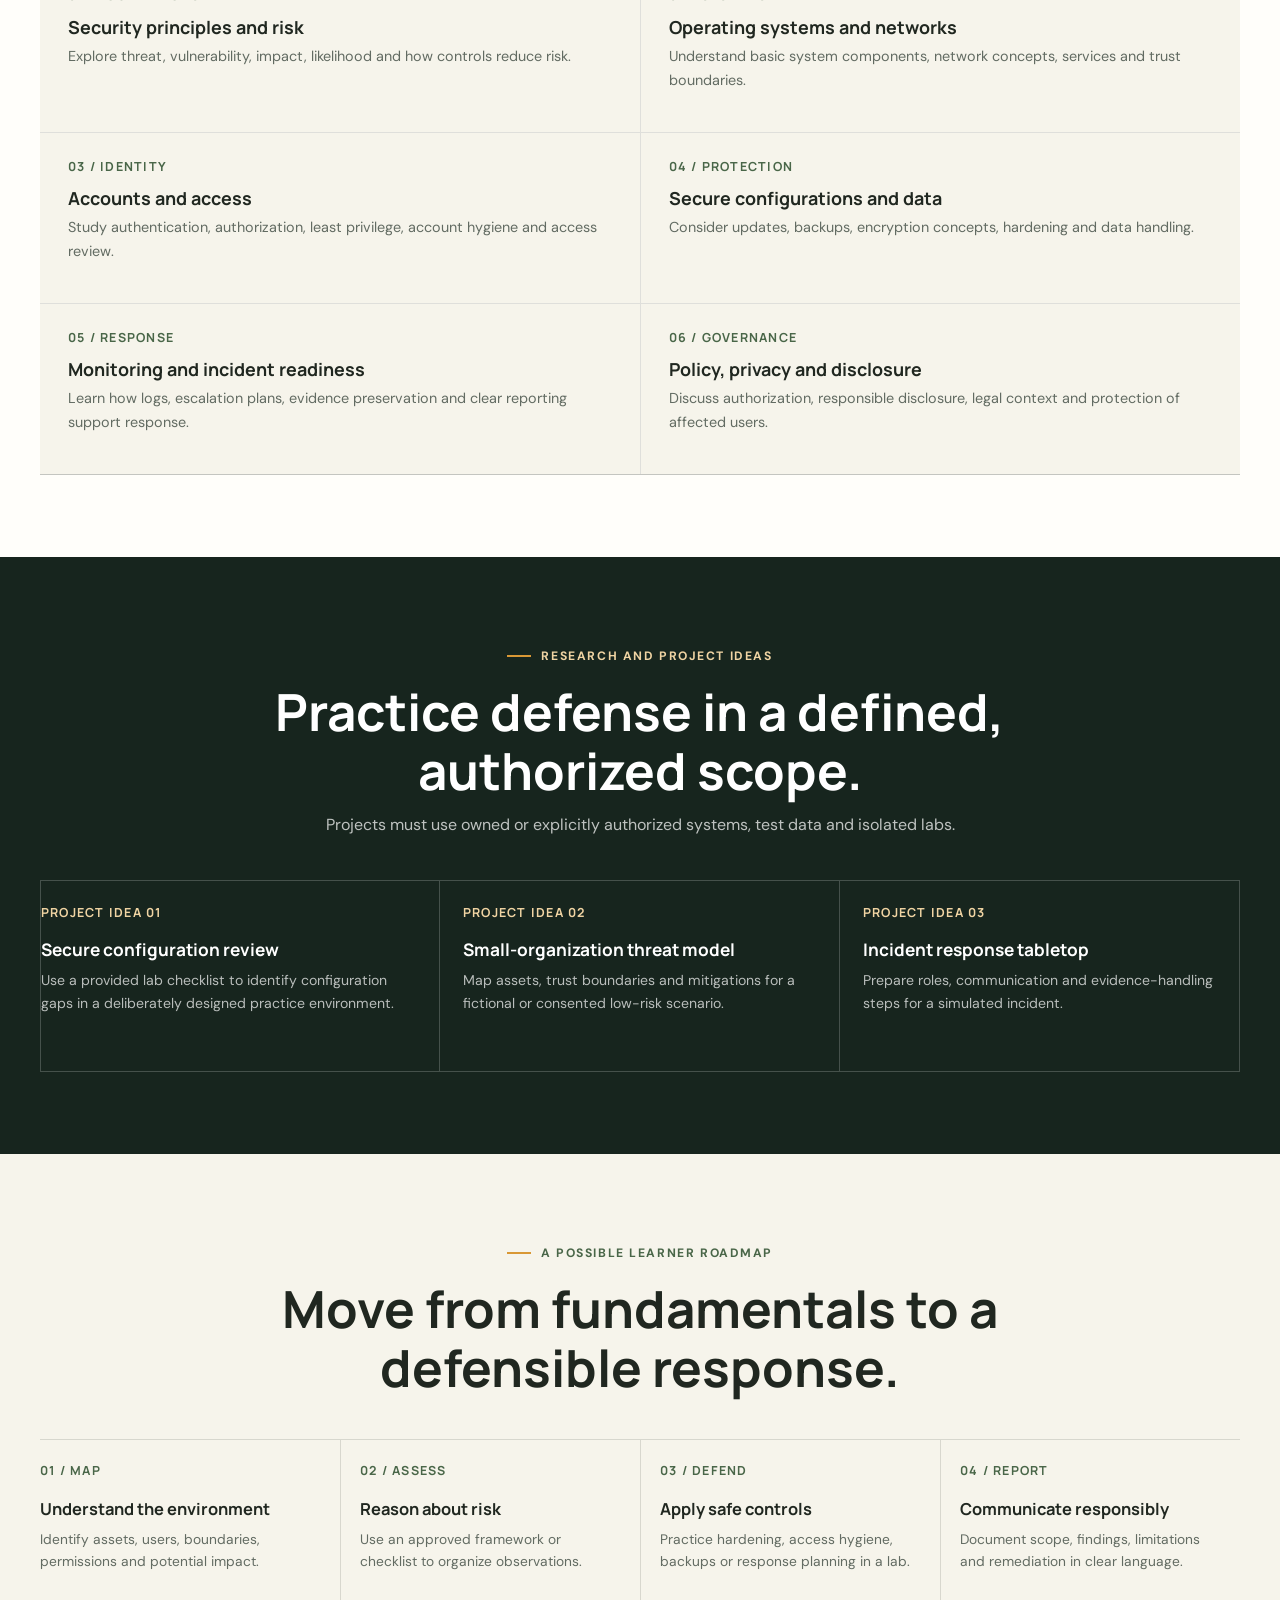
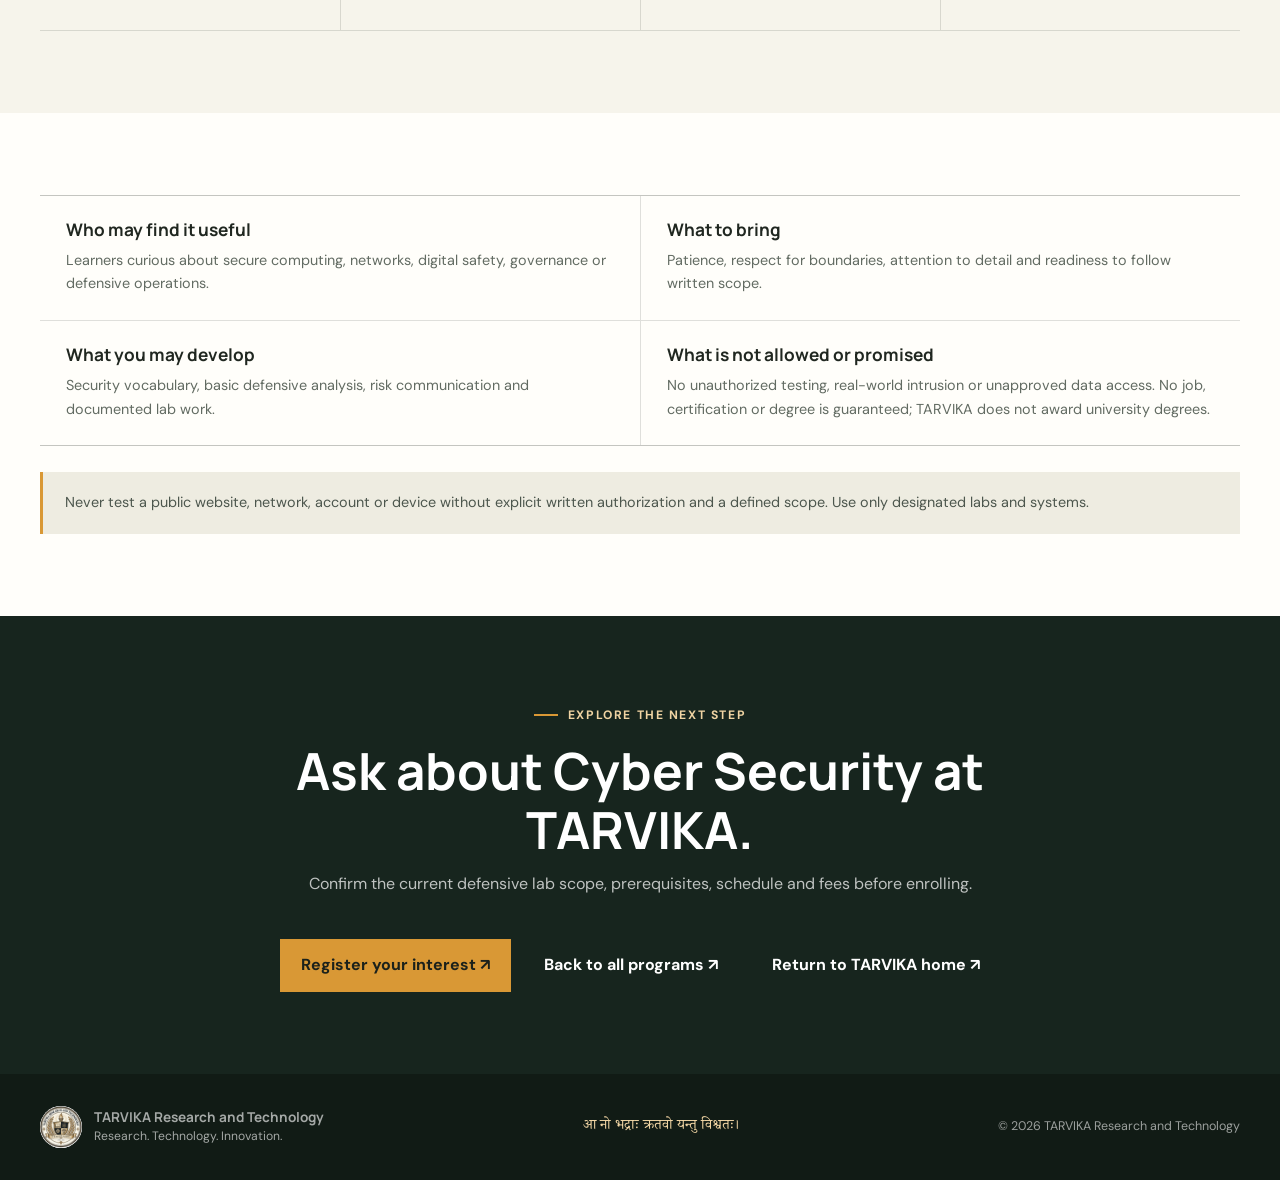
<file: tarvika/cybersecurity.html>
<!DOCTYPE html>
<html lang="en"><head>
<meta charset="UTF-8"><meta name="viewport" content="width=device-width, initial-scale=1.0"><meta name="theme-color" content="#17251e"><meta name="description" content="Explore Cyber Security at TARVIKA through defensive, permission-based project learning in networks, identity, risk, secure practice and incident response."><title>Cyber Security | TARVIKA</title>
<link rel="preconnect" href="https://fonts.googleapis.com"><link rel="preconnect" href="https://fonts.gstatic.com" crossorigin><link href="https://fonts.googleapis.com/css2?family=DM+Sans:wght@400;500;600;700&family=Manrope:wght@400;500;600;700;800&family=Noto+Serif+Devanagari:wght@400;600&display=swap" rel="stylesheet"><link rel="stylesheet" href="pages.css"><link rel="stylesheet" href="course-pages.css">
</head><body>
<header class="site-header"><div class="wrap header-inner">
  <a class="brand" href="index.html" aria-label="TARVIKA Research and Technology home"><img class="brand-logo" src="image/logo.png" alt="TARVIKA logo"><span><span class="brand-name">TARVIKA Research and Technology</span><span class="brand-caption">Research · Learning · Innovation</span></span></a>
  <nav class="nav-links" id="primary-nav" aria-label="Main navigation">
    <a href="index.html">Home</a><a href="about.html">About</a><a href="why-tarvika.html">Why TARVIKA</a>
    <details class="nav-dropdown"><summary>Programs</summary><div class="dropdown-menu"><a href="digitalmarketing.html">Digital Marketing</a><a href="aiml.html">AI &amp; Machine Learning</a><a href="agritech.html">Agri Tech</a><a href="spacetechnology.html">Space Technology</a><a href="cybersecurity.html">Cyber Security</a><a href="webdevops.html">Web Development &amp; DevOps</a><a href="digitalforensics.html">Digital Forensics</a></div></details>
    <a href="research-collaboration.html">Research collaboration</a><a href="mentorship.html">Mentorship</a><a href="contact.html">Contact</a>
  </nav>
  <button class="menu-toggle" id="menu-toggle" type="button" aria-label="Open navigation" aria-expanded="false" aria-controls="primary-nav"><svg viewBox="0 0 24 24" fill="none" stroke="currentColor" stroke-width="1.8" aria-hidden="true"><path d="M4 7h16M4 12h16M4 17h16"/></svg></button>
</div></header>
<main>
<section class="course-hero"><div class="course-hero-inner"><span class="eyebrow" style="color:var(--saffron-pale)">TARVIKA learning area · Defensive + research-led</span><span class="course-symbol" aria-hidden="true">◈</span><h1>Cyber Security</h1><p class="course-hero-copy">Learn how to reason about digital risk and strengthen systems through authorized, defensive practice. Security work begins with permission, scope, careful documentation and respect for people and data.</p><div class="course-hero-actions"><a class="button" href="registration.htm">Register your interest ↗</a><a class="button button-outline" href="programs.html">All programs</a></div></div></section>
<section class="section section-white"><div class="wrap course-lede"><div><span class="eyebrow">What this field explores</span><h2>Protect systems by understanding how they can fail.</h2></div><div><p class="lead-copy">Cyber security concerns the confidentiality, integrity and availability of information and services. It combines technical controls with risk management, user awareness, secure design and incident readiness.</p><p>Learning should happen in systems you own or have explicit permission to assess. TARVIKA's possible study path emphasizes defensive principles and safe lab environments; any specific practical activity and scope must be confirmed for the course.</p></div></div></section>
<section class="section"><div class="wrap"><div class="course-spec-grid"><div class="course-spec"><strong>Core lens</strong><span>Risk, systems, networks and defensive controls</span></div><div class="course-spec"><strong>Learning mode</strong><span>Concepts, controlled labs and documented analysis</span></div><div class="course-spec"><strong>Responsible focus</strong><span>Written authorization, privacy and safe disclosure</span></div></div></div></section>
<section class="section section-white"><div class="wrap"><div class="section-heading"><span class="eyebrow">Possible areas of study</span><h2>Build a defender's understanding.</h2><p>Exact depth and tools depend on the specific learning program.</p></div><div class="course-areas"><article class="course-area"><span>01 / FOUNDATIONS</span><h3>Security principles and risk</h3><p>Explore threat, vulnerability, impact, likelihood and how controls reduce risk.</p></article><article class="course-area"><span>02 / SYSTEMS</span><h3>Operating systems and networks</h3><p>Understand basic system components, network concepts, services and trust boundaries.</p></article><article class="course-area"><span>03 / IDENTITY</span><h3>Accounts and access</h3><p>Study authentication, authorization, least privilege, account hygiene and access review.</p></article><article class="course-area"><span>04 / PROTECTION</span><h3>Secure configurations and data</h3><p>Consider updates, backups, encryption concepts, hardening and data handling.</p></article><article class="course-area"><span>05 / RESPONSE</span><h3>Monitoring and incident readiness</h3><p>Learn how logs, escalation plans, evidence preservation and clear reporting support response.</p></article><article class="course-area"><span>06 / GOVERNANCE</span><h3>Policy, privacy and disclosure</h3><p>Discuss authorization, responsible disclosure, legal context and protection of affected users.</p></article></div></div></section>
<section class="section section-green"><div class="wrap"><div class="section-heading"><span class="eyebrow">Research and project ideas</span><h2>Practice defense in a defined, authorized scope.</h2><p>Projects must use owned or explicitly authorized systems, test data and isolated labs.</p></div><div class="course-projects"><article class="course-project"><span>PROJECT IDEA 01</span><h3>Secure configuration review</h3><p>Use a provided lab checklist to identify configuration gaps in a deliberately designed practice environment.</p></article><article class="course-project"><span>PROJECT IDEA 02</span><h3>Small-organization threat model</h3><p>Map assets, trust boundaries and mitigations for a fictional or consented low-risk scenario.</p></article><article class="course-project"><span>PROJECT IDEA 03</span><h3>Incident response tabletop</h3><p>Prepare roles, communication and evidence-handling steps for a simulated incident.</p></article></div></div></section>
<section class="section"><div class="wrap"><div class="section-heading"><span class="eyebrow">A possible learner roadmap</span><h2>Move from fundamentals to a defensible response.</h2></div><div class="course-roadmap"><article class="course-roadmap-step"><span>01 / MAP</span><h3>Understand the environment</h3><p>Identify assets, users, boundaries, permissions and potential impact.</p></article><article class="course-roadmap-step"><span>02 / ASSESS</span><h3>Reason about risk</h3><p>Use an approved framework or checklist to organize observations.</p></article><article class="course-roadmap-step"><span>03 / DEFEND</span><h3>Apply safe controls</h3><p>Practice hardening, access hygiene, backups or response planning in a lab.</p></article><article class="course-roadmap-step"><span>04 / REPORT</span><h3>Communicate responsibly</h3><p>Document scope, findings, limitations and remediation in clear language.</p></article></div></div></section>
<section class="section section-white"><div class="wrap"><div class="course-fit"><article><h3>Who may find it useful</h3><p>Learners curious about secure computing, networks, digital safety, governance or defensive operations.</p></article><article><h3>What to bring</h3><p>Patience, respect for boundaries, attention to detail and readiness to follow written scope.</p></article><article><h3>What you may develop</h3><p>Security vocabulary, basic defensive analysis, risk communication and documented lab work.</p></article><article><h3>What is not allowed or promised</h3><p>No unauthorized testing, real-world intrusion or unapproved data access. No job, certification or degree is guaranteed; TARVIKA does not award university degrees.</p></article></div><div class="notice">Never test a public website, network, account or device without explicit written authorization and a defined scope. Use only designated labs and systems.</div></div></section>
<section class="section section-green"><div class="wrap"><div class="section-heading"><span class="eyebrow">Explore the next step</span><h2>Ask about Cyber Security at TARVIKA.</h2><p>Confirm the current defensive lab scope, prerequisites, schedule and fees before enrolling.</p></div><div class="course-back"><a class="button" href="registration.htm">Register your interest ↗</a><a class="button button-dark" href="programs.html">Back to all programs ↗</a><a class="button button-dark" href="index.html">Return to TARVIKA home ↗</a></div></div></section>
</main><footer class="site-footer"><div class="wrap footer-inner"><a class="footer-brand" href="index.html"><img src="image/logo.png" alt=""><span><strong>TARVIKA Research and Technology</strong><span>Research. Technology. Innovation.</span></span></a><span class="footer-motto" lang="sa">आ नो भद्राः क्रतवो यन्तु विश्वतः।</span><span class="copyright">© 2026 TARVIKA Research and Technology</span></div></footer><script src="pages.js"></script></body></html>
</file>
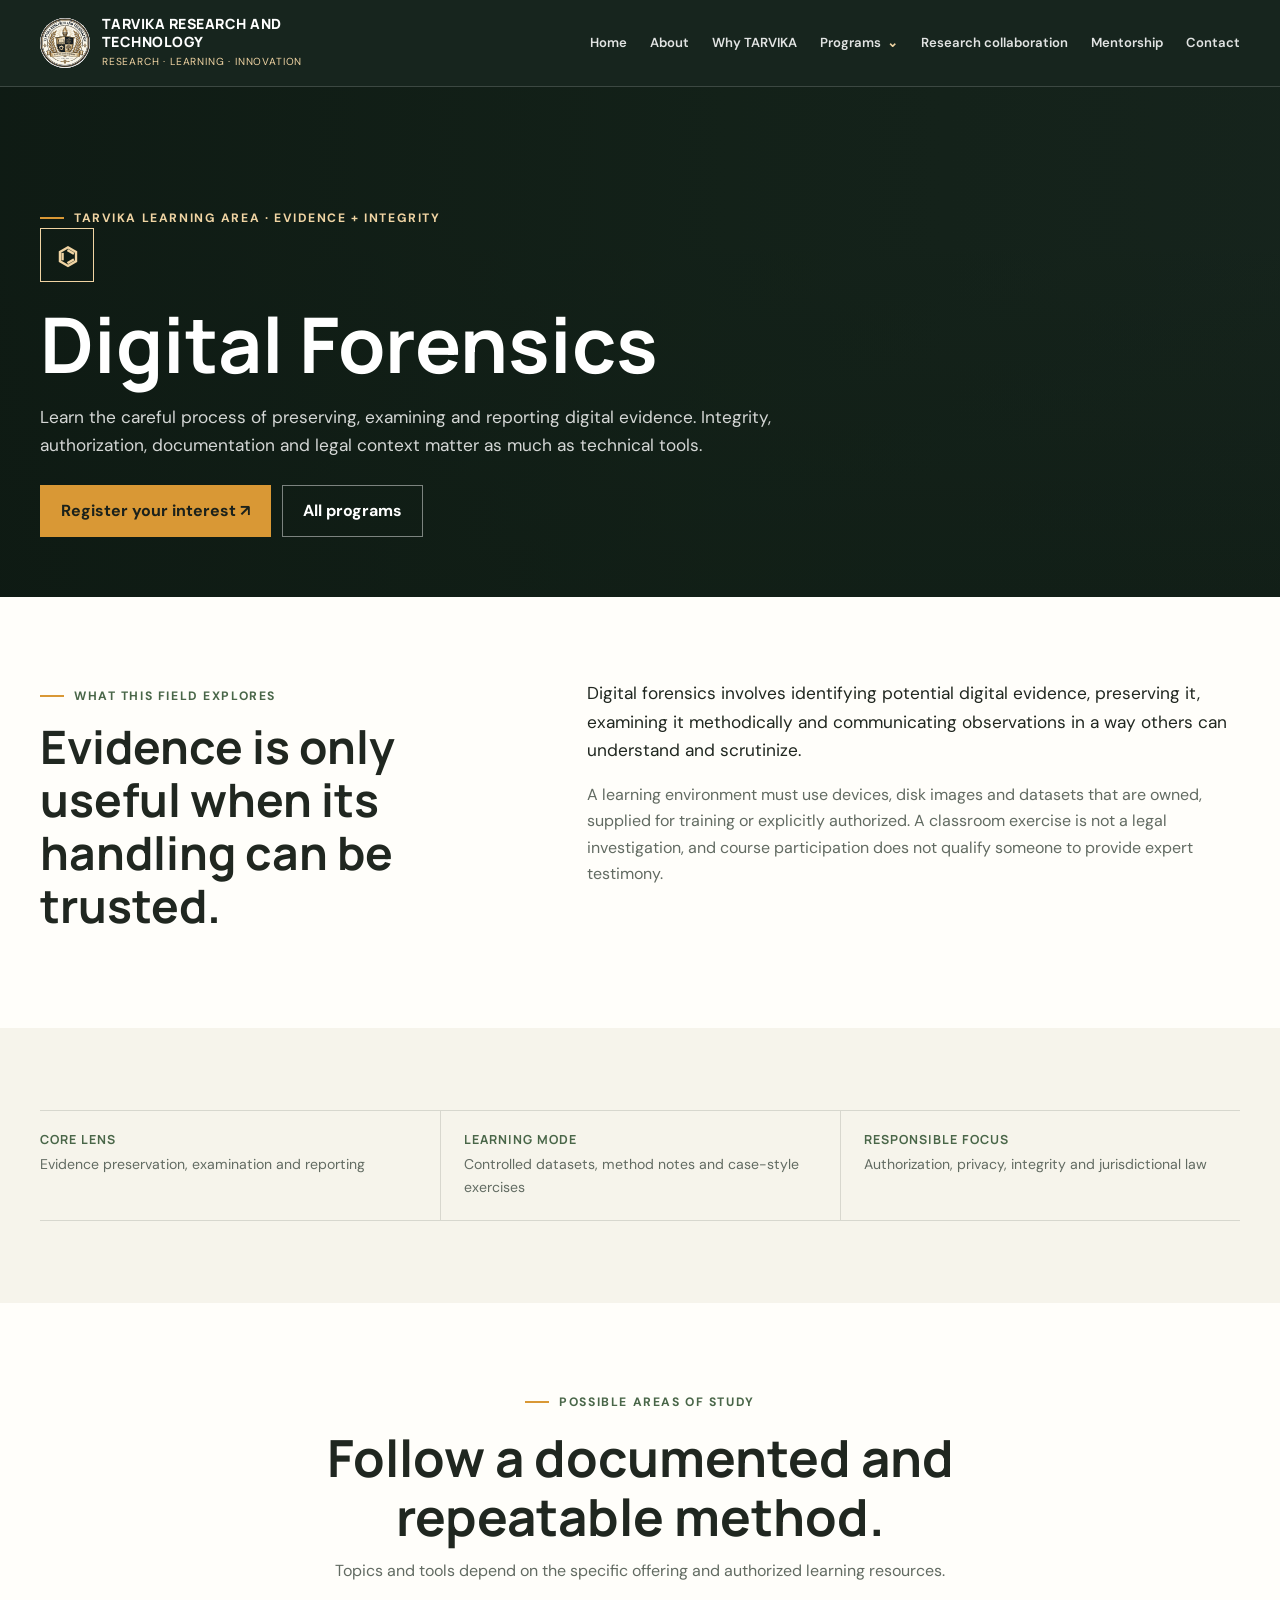
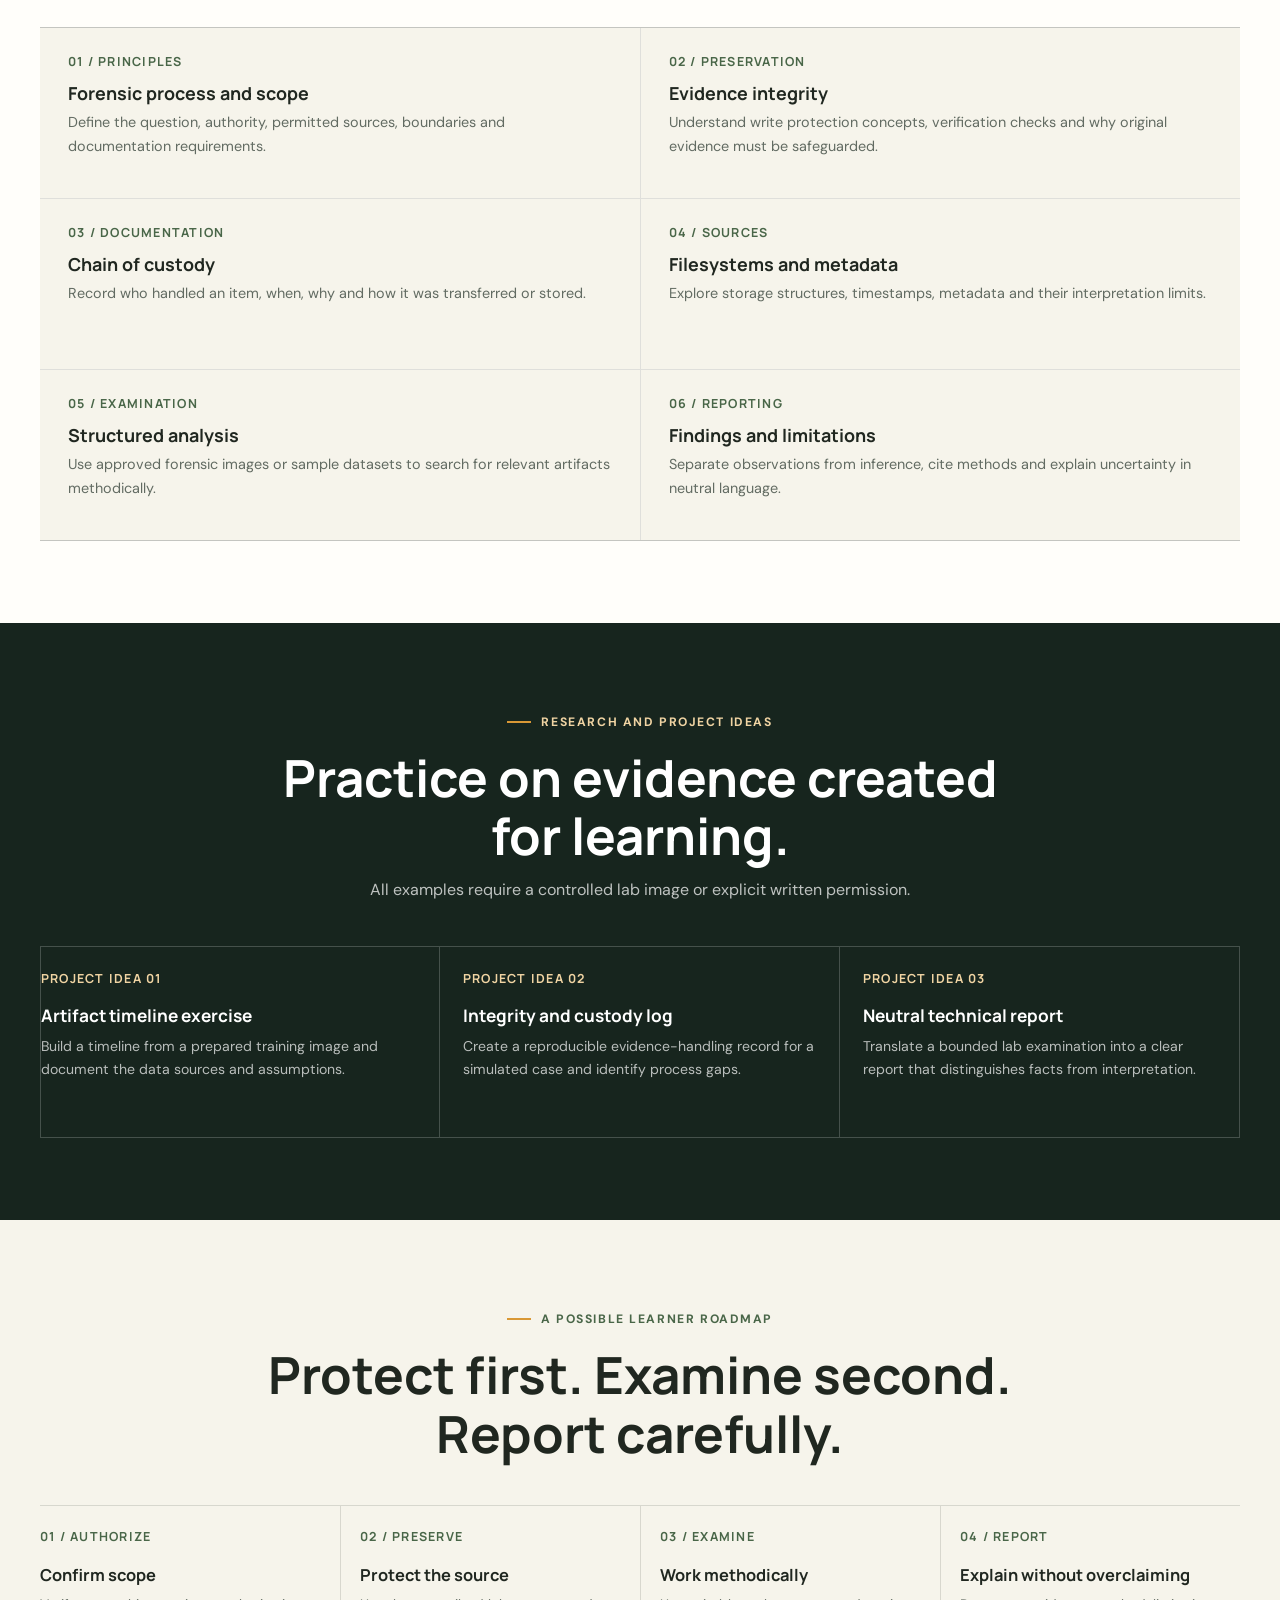
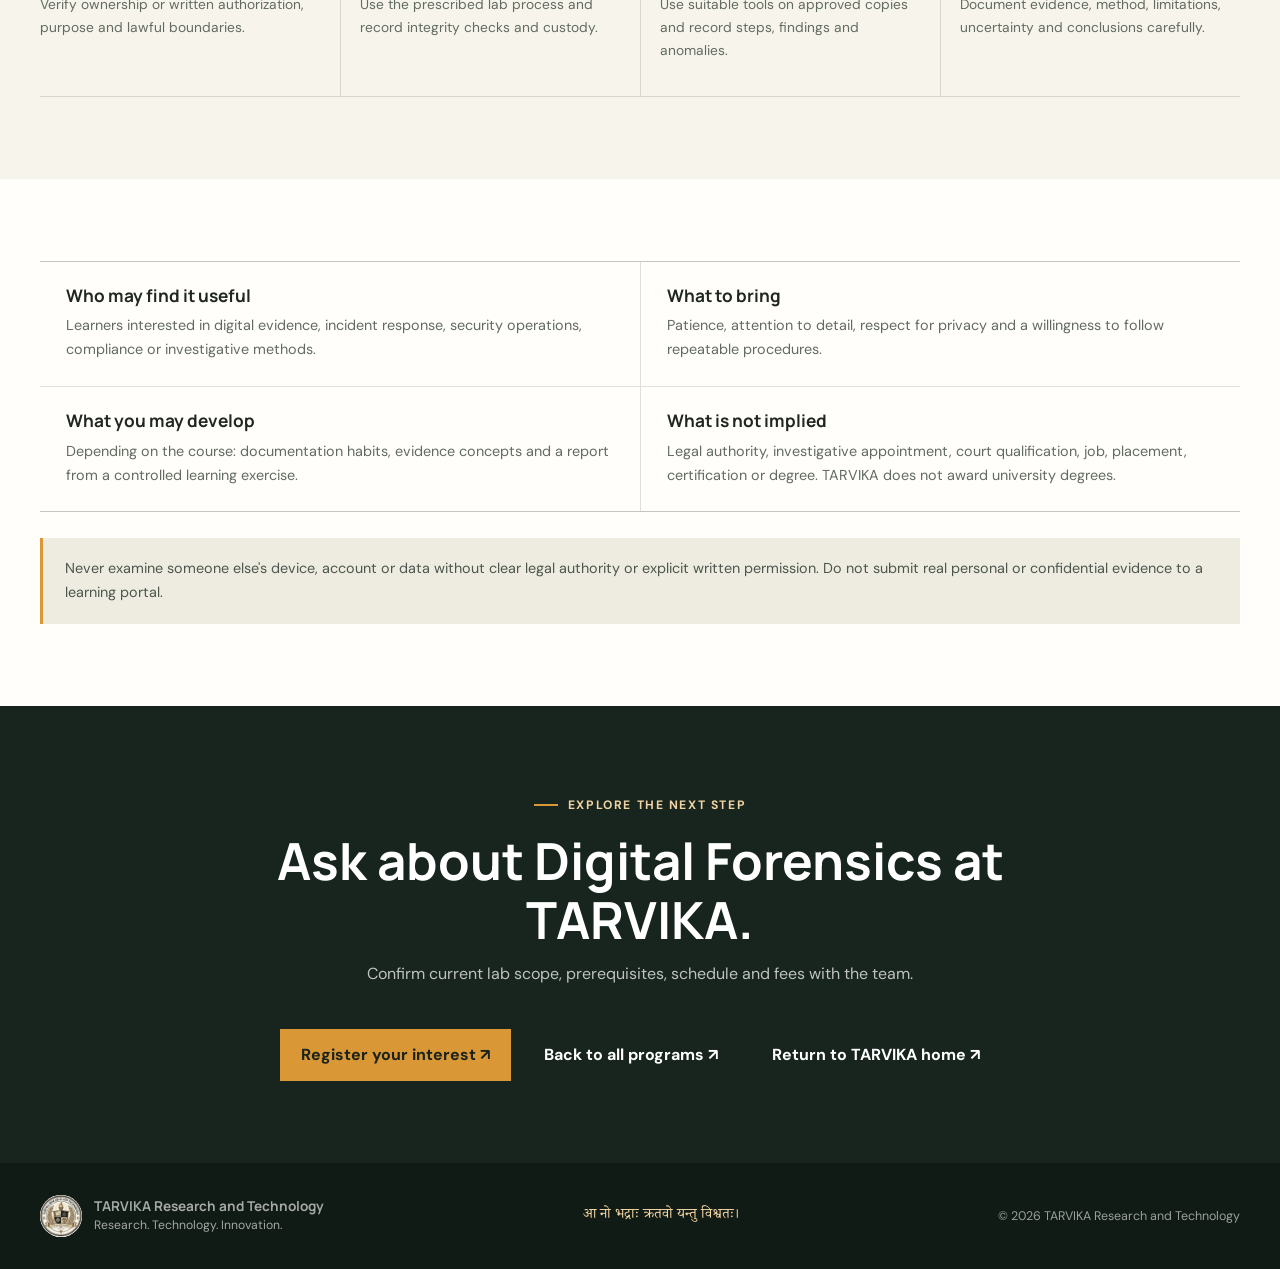
<file: tarvika/digitalforensics.html>
<!DOCTYPE html>
<html lang="en"><head>
<meta charset="UTF-8"><meta name="viewport" content="width=device-width, initial-scale=1.0"><meta name="theme-color" content="#17251e"><meta name="description" content="Explore Digital Forensics at TARVIKA through permission-based learning in evidence integrity, preservation, documentation, analysis and responsible reporting."><title>Digital Forensics | TARVIKA</title>
<link rel="preconnect" href="https://fonts.googleapis.com"><link rel="preconnect" href="https://fonts.gstatic.com" crossorigin><link href="https://fonts.googleapis.com/css2?family=DM+Sans:wght@400;500;600;700&family=Manrope:wght@400;500;600;700;800&family=Noto+Serif+Devanagari:wght@400;600&display=swap" rel="stylesheet"><link rel="stylesheet" href="pages.css"><link rel="stylesheet" href="course-pages.css">
</head><body>
<header class="site-header"><div class="wrap header-inner">
  <a class="brand" href="index.html" aria-label="TARVIKA Research and Technology home"><img class="brand-logo" src="image/logo.png" alt="TARVIKA logo"><span><span class="brand-name">TARVIKA Research and Technology</span><span class="brand-caption">Research · Learning · Innovation</span></span></a>
  <nav class="nav-links" id="primary-nav" aria-label="Main navigation">
    <a href="index.html">Home</a><a href="about.html">About</a><a href="why-tarvika.html">Why TARVIKA</a>
    <details class="nav-dropdown"><summary>Programs</summary><div class="dropdown-menu"><a href="digitalmarketing.html">Digital Marketing</a><a href="aiml.html">AI &amp; Machine Learning</a><a href="agritech.html">Agri Tech</a><a href="spacetechnology.html">Space Technology</a><a href="cybersecurity.html">Cyber Security</a><a href="webdevops.html">Web Development &amp; DevOps</a><a href="digitalforensics.html">Digital Forensics</a></div></details>
    <a href="research-collaboration.html">Research collaboration</a><a href="mentorship.html">Mentorship</a><a href="contact.html">Contact</a>
  </nav>
  <button class="menu-toggle" id="menu-toggle" type="button" aria-label="Open navigation" aria-expanded="false" aria-controls="primary-nav"><svg viewBox="0 0 24 24" fill="none" stroke="currentColor" stroke-width="1.8" aria-hidden="true"><path d="M4 7h16M4 12h16M4 17h16"/></svg></button>
</div></header>
<main>
<section class="course-hero"><div class="course-hero-inner"><span class="eyebrow" style="color:var(--saffron-pale)">TARVIKA learning area · Evidence + integrity</span><span class="course-symbol" aria-hidden="true">⌬</span><h1>Digital Forensics</h1><p class="course-hero-copy">Learn the careful process of preserving, examining and reporting digital evidence. Integrity, authorization, documentation and legal context matter as much as technical tools.</p><div class="course-hero-actions"><a class="button" href="registration.htm">Register your interest ↗</a><a class="button button-outline" href="programs.html">All programs</a></div></div></section>
<section class="section section-white"><div class="wrap course-lede"><div><span class="eyebrow">What this field explores</span><h2>Evidence is only useful when its handling can be trusted.</h2></div><div><p class="lead-copy">Digital forensics involves identifying potential digital evidence, preserving it, examining it methodically and communicating observations in a way others can understand and scrutinize.</p><p>A learning environment must use devices, disk images and datasets that are owned, supplied for training or explicitly authorized. A classroom exercise is not a legal investigation, and course participation does not qualify someone to provide expert testimony.</p></div></div></section>
<section class="section"><div class="wrap"><div class="course-spec-grid"><div class="course-spec"><strong>Core lens</strong><span>Evidence preservation, examination and reporting</span></div><div class="course-spec"><strong>Learning mode</strong><span>Controlled datasets, method notes and case-style exercises</span></div><div class="course-spec"><strong>Responsible focus</strong><span>Authorization, privacy, integrity and jurisdictional law</span></div></div></div></section>
<section class="section section-white"><div class="wrap"><div class="section-heading"><span class="eyebrow">Possible areas of study</span><h2>Follow a documented and repeatable method.</h2><p>Topics and tools depend on the specific offering and authorized learning resources.</p></div><div class="course-areas"><article class="course-area"><span>01 / PRINCIPLES</span><h3>Forensic process and scope</h3><p>Define the question, authority, permitted sources, boundaries and documentation requirements.</p></article><article class="course-area"><span>02 / PRESERVATION</span><h3>Evidence integrity</h3><p>Understand write protection concepts, verification checks and why original evidence must be safeguarded.</p></article><article class="course-area"><span>03 / DOCUMENTATION</span><h3>Chain of custody</h3><p>Record who handled an item, when, why and how it was transferred or stored.</p></article><article class="course-area"><span>04 / SOURCES</span><h3>Filesystems and metadata</h3><p>Explore storage structures, timestamps, metadata and their interpretation limits.</p></article><article class="course-area"><span>05 / EXAMINATION</span><h3>Structured analysis</h3><p>Use approved forensic images or sample datasets to search for relevant artifacts methodically.</p></article><article class="course-area"><span>06 / REPORTING</span><h3>Findings and limitations</h3><p>Separate observations from inference, cite methods and explain uncertainty in neutral language.</p></article></div></div></section>
<section class="section section-green"><div class="wrap"><div class="section-heading"><span class="eyebrow">Research and project ideas</span><h2>Practice on evidence created for learning.</h2><p>All examples require a controlled lab image or explicit written permission.</p></div><div class="course-projects"><article class="course-project"><span>PROJECT IDEA 01</span><h3>Artifact timeline exercise</h3><p>Build a timeline from a prepared training image and document the data sources and assumptions.</p></article><article class="course-project"><span>PROJECT IDEA 02</span><h3>Integrity and custody log</h3><p>Create a reproducible evidence-handling record for a simulated case and identify process gaps.</p></article><article class="course-project"><span>PROJECT IDEA 03</span><h3>Neutral technical report</h3><p>Translate a bounded lab examination into a clear report that distinguishes facts from interpretation.</p></article></div></div></section>
<section class="section"><div class="wrap"><div class="section-heading"><span class="eyebrow">A possible learner roadmap</span><h2>Protect first. Examine second. Report carefully.</h2></div><div class="course-roadmap"><article class="course-roadmap-step"><span>01 / AUTHORIZE</span><h3>Confirm scope</h3><p>Verify ownership or written authorization, purpose and lawful boundaries.</p></article><article class="course-roadmap-step"><span>02 / PRESERVE</span><h3>Protect the source</h3><p>Use the prescribed lab process and record integrity checks and custody.</p></article><article class="course-roadmap-step"><span>03 / EXAMINE</span><h3>Work methodically</h3><p>Use suitable tools on approved copies and record steps, findings and anomalies.</p></article><article class="course-roadmap-step"><span>04 / REPORT</span><h3>Explain without overclaiming</h3><p>Document evidence, method, limitations, uncertainty and conclusions carefully.</p></article></div></div></section>
<section class="section section-white"><div class="wrap"><div class="course-fit"><article><h3>Who may find it useful</h3><p>Learners interested in digital evidence, incident response, security operations, compliance or investigative methods.</p></article><article><h3>What to bring</h3><p>Patience, attention to detail, respect for privacy and a willingness to follow repeatable procedures.</p></article><article><h3>What you may develop</h3><p>Depending on the course: documentation habits, evidence concepts and a report from a controlled learning exercise.</p></article><article><h3>What is not implied</h3><p>Legal authority, investigative appointment, court qualification, job, placement, certification or degree. TARVIKA does not award university degrees.</p></article></div><div class="notice">Never examine someone else's device, account or data without clear legal authority or explicit written permission. Do not submit real personal or confidential evidence to a learning portal.</div></div></section>
<section class="section section-green"><div class="wrap"><div class="section-heading"><span class="eyebrow">Explore the next step</span><h2>Ask about Digital Forensics at TARVIKA.</h2><p>Confirm current lab scope, prerequisites, schedule and fees with the team.</p></div><div class="course-back"><a class="button" href="registration.htm">Register your interest ↗</a><a class="button button-dark" href="programs.html">Back to all programs ↗</a><a class="button button-dark" href="index.html">Return to TARVIKA home ↗</a></div></div></section>
</main><footer class="site-footer"><div class="wrap footer-inner"><a class="footer-brand" href="index.html"><img src="image/logo.png" alt=""><span><strong>TARVIKA Research and Technology</strong><span>Research. Technology. Innovation.</span></span></a><span class="footer-motto" lang="sa">आ नो भद्राः क्रतवो यन्तु विश्वतः।</span><span class="copyright">© 2026 TARVIKA Research and Technology</span></div></footer><script src="pages.js"></script></body></html>
</file>
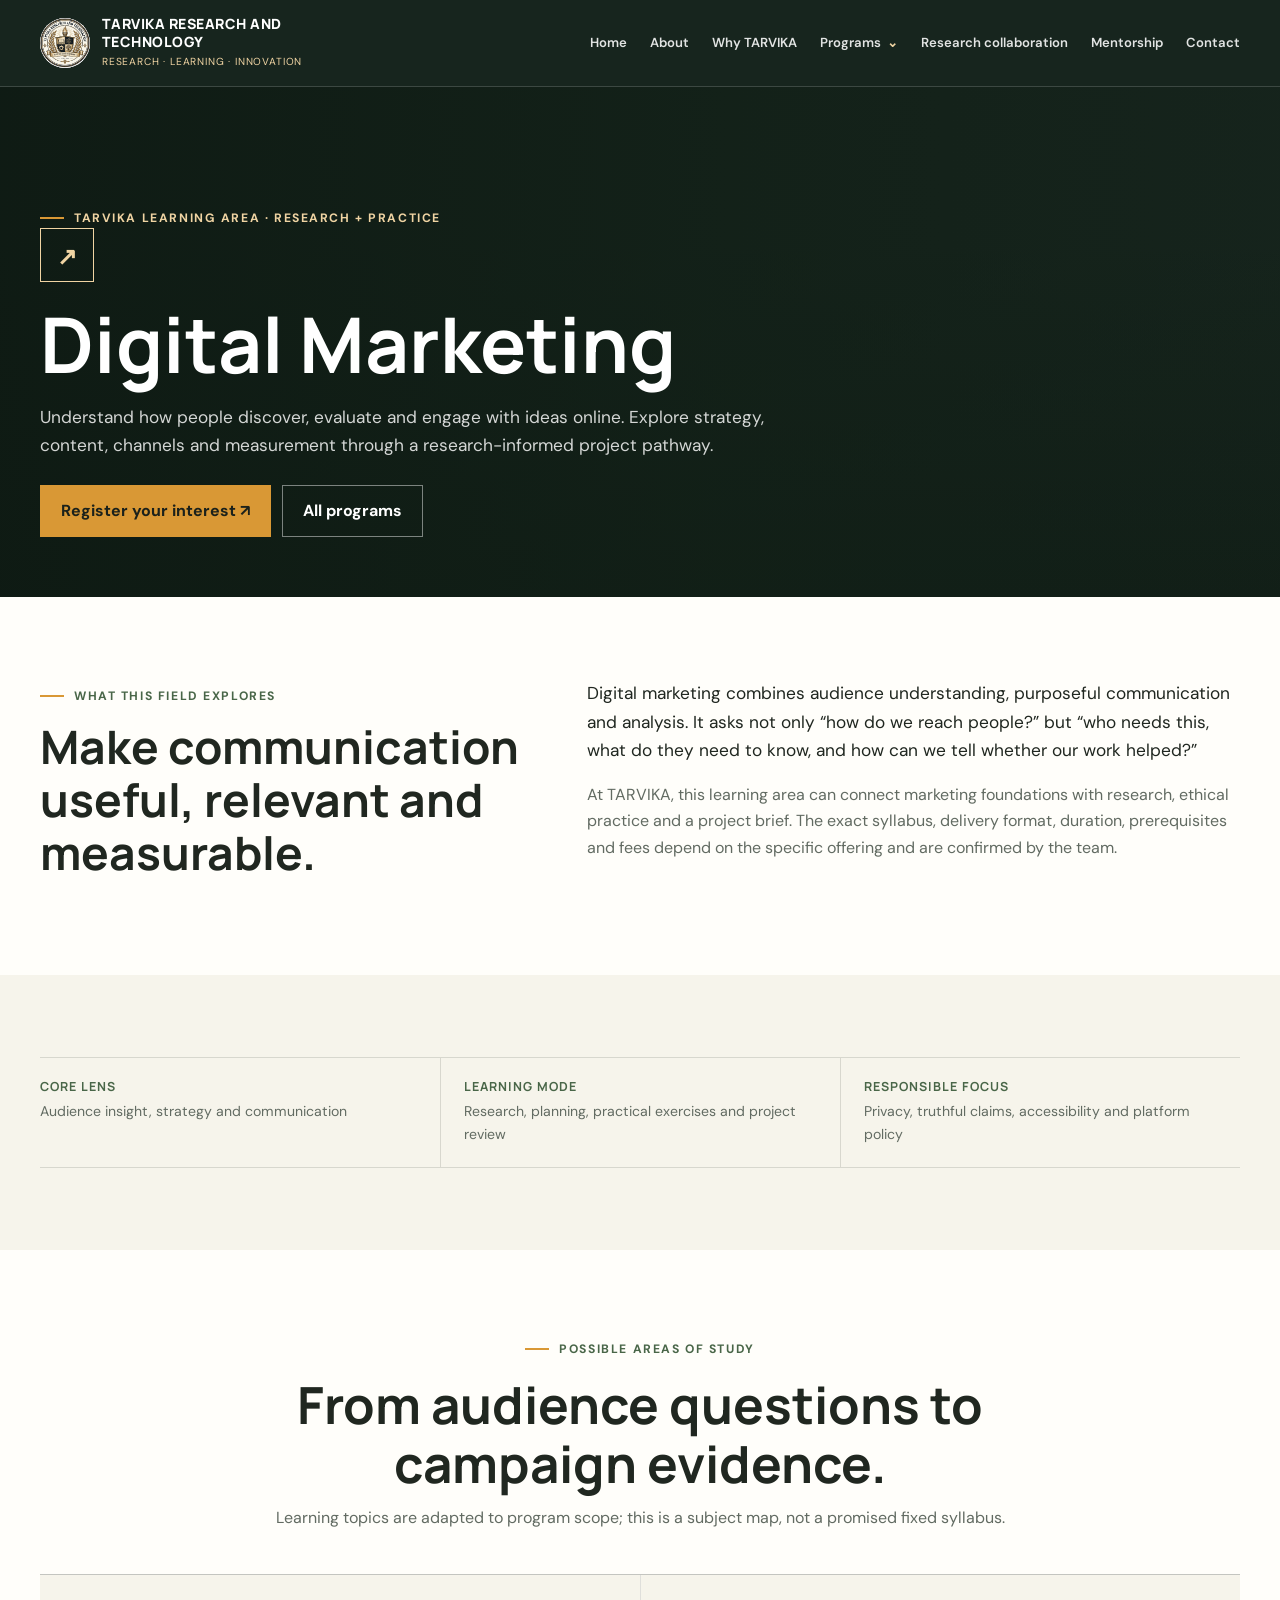
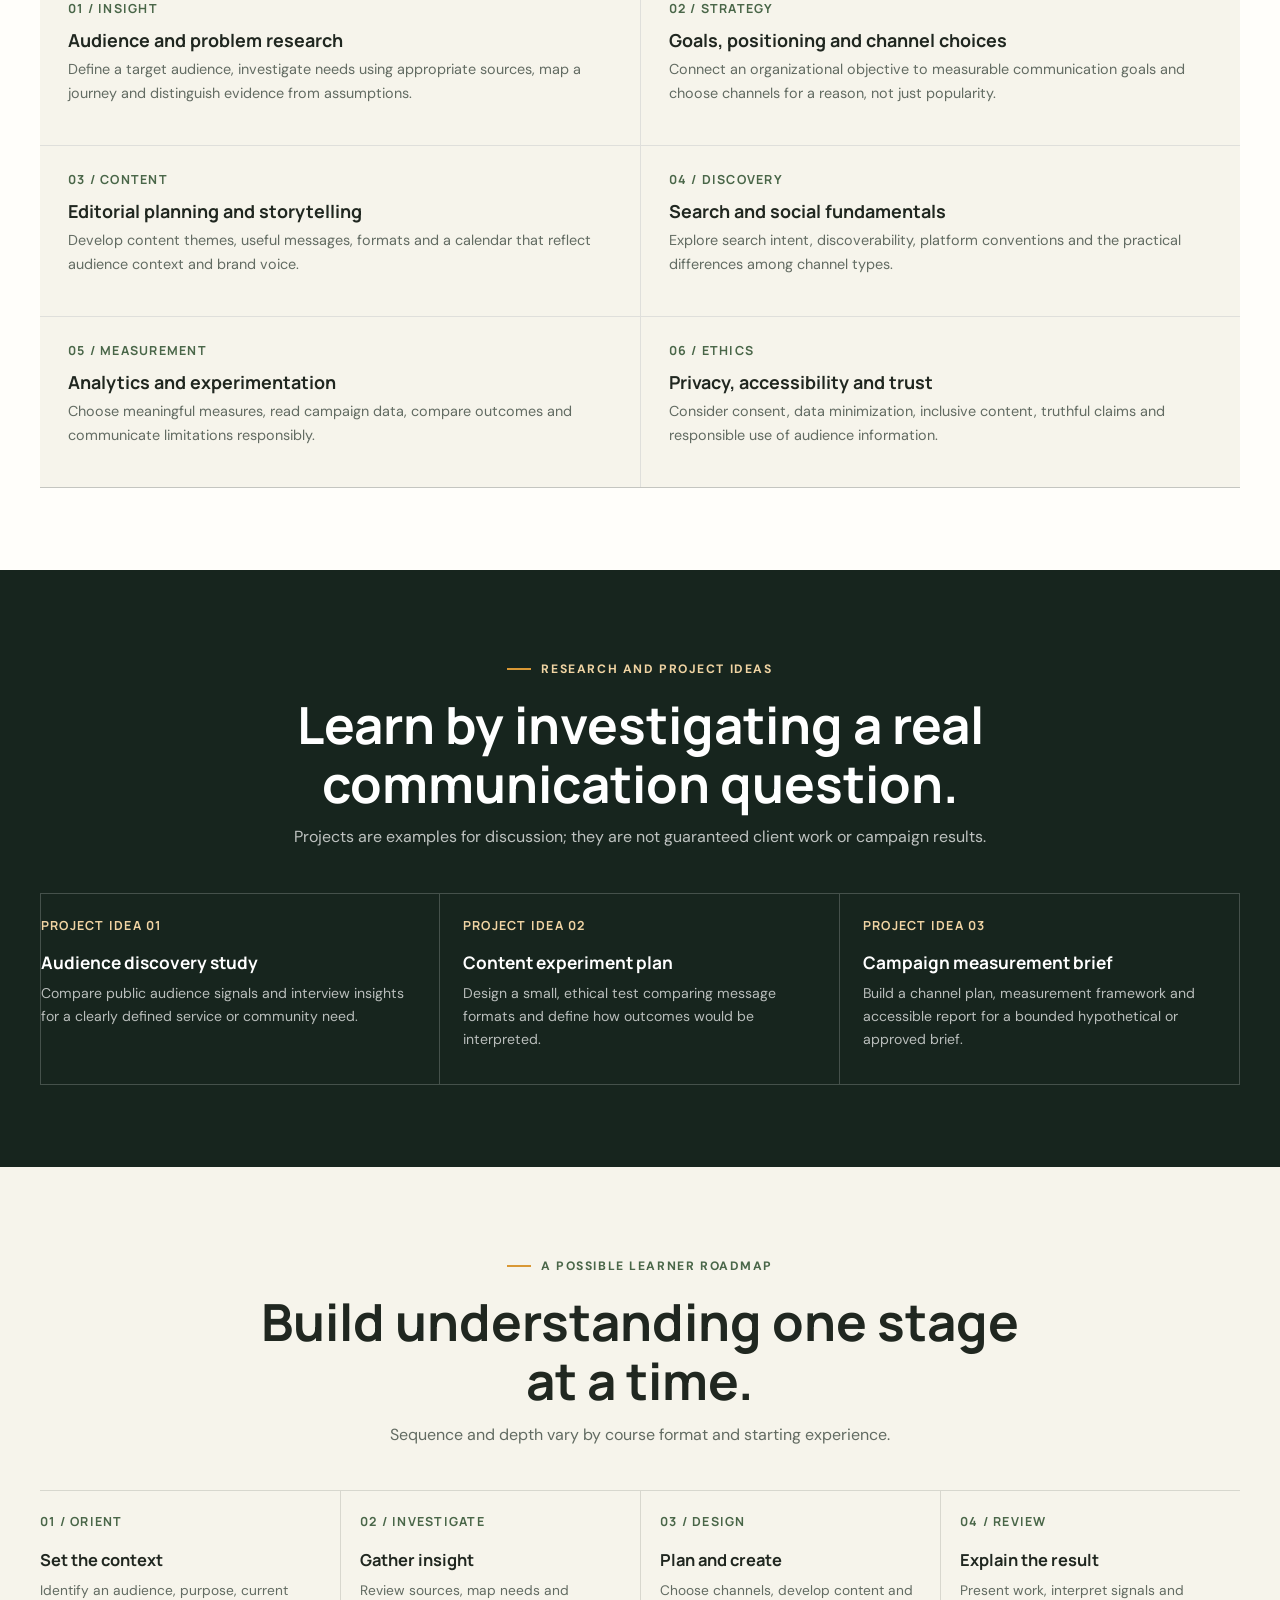
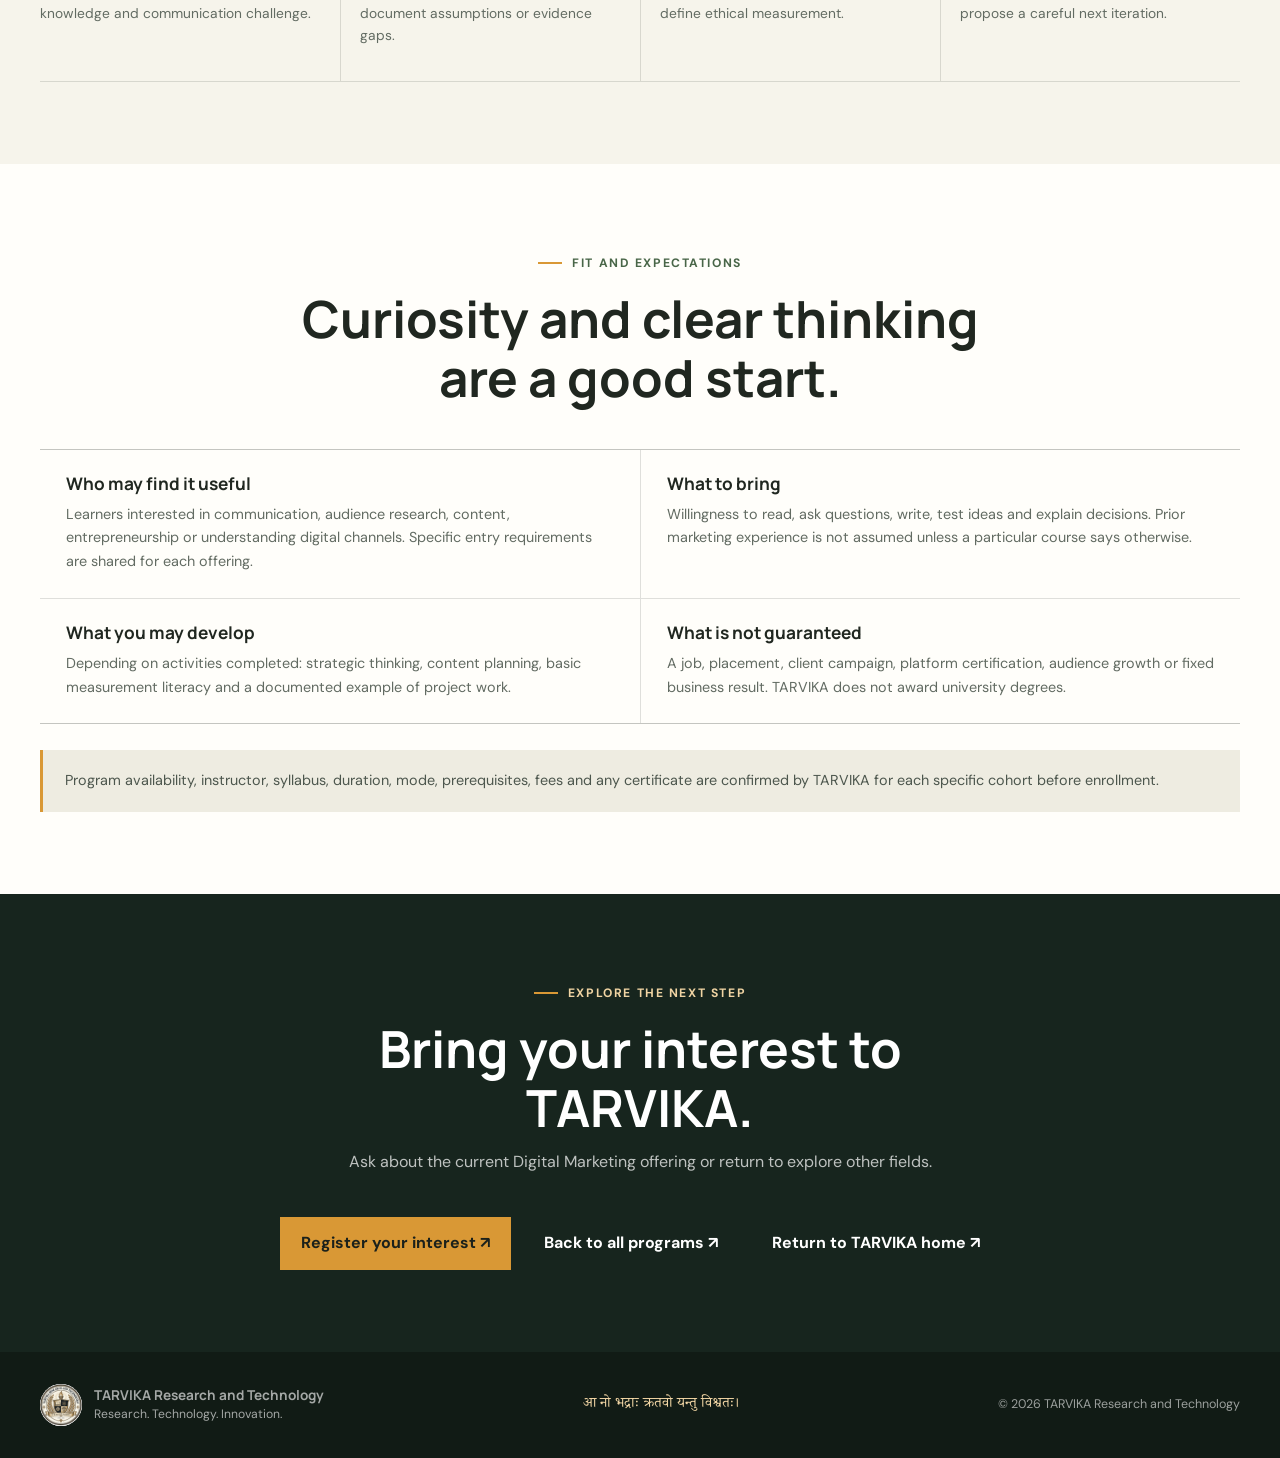
<file: tarvika/digitalmarketing.html>
<!DOCTYPE html>
<html lang="en"><head>
<meta charset="UTF-8"><meta name="viewport" content="width=device-width, initial-scale=1.0"><meta name="theme-color" content="#17251e"><meta name="description" content="Explore Digital Marketing at TARVIKA through research-led, project-based learning in audience insight, content, search, campaigns and analytics."><title>Digital Marketing | TARVIKA</title>
<link rel="preconnect" href="https://fonts.googleapis.com"><link rel="preconnect" href="https://fonts.gstatic.com" crossorigin><link href="https://fonts.googleapis.com/css2?family=DM+Sans:wght@400;500;600;700&family=Manrope:wght@400;500;600;700;800&family=Noto+Serif+Devanagari:wght@400;600&display=swap" rel="stylesheet"><link rel="stylesheet" href="pages.css"><link rel="stylesheet" href="course-pages.css">
</head><body>
<header class="site-header"><div class="wrap header-inner">
  <a class="brand" href="index.html" aria-label="TARVIKA Research and Technology home"><img class="brand-logo" src="image/logo.png" alt="TARVIKA logo"><span><span class="brand-name">TARVIKA Research and Technology</span><span class="brand-caption">Research · Learning · Innovation</span></span></a>
  <nav class="nav-links" id="primary-nav" aria-label="Main navigation">
    <a href="index.html">Home</a><a href="about.html">About</a><a href="why-tarvika.html">Why TARVIKA</a>
    <details class="nav-dropdown"><summary>Programs</summary><div class="dropdown-menu"><a href="digitalmarketing.html">Digital Marketing</a><a href="aiml.html">AI &amp; Machine Learning</a><a href="agritech.html">Agri Tech</a><a href="spacetechnology.html">Space Technology</a><a href="cybersecurity.html">Cyber Security</a><a href="webdevops.html">Web Development &amp; DevOps</a><a href="digitalforensics.html">Digital Forensics</a></div></details>
    <a href="research-collaboration.html">Research collaboration</a><a href="mentorship.html">Mentorship</a><a href="contact.html">Contact</a>
  </nav>
  <button class="menu-toggle" id="menu-toggle" type="button" aria-label="Open navigation" aria-expanded="false" aria-controls="primary-nav"><svg viewBox="0 0 24 24" fill="none" stroke="currentColor" stroke-width="1.8" aria-hidden="true"><path d="M4 7h16M4 12h16M4 17h16"/></svg></button>
</div></header>
<main>
<section class="course-hero"><div class="course-hero-inner"><span class="eyebrow" style="color:var(--saffron-pale)">TARVIKA learning area · Research + practice</span><span class="course-symbol" aria-hidden="true">↗</span><h1>Digital Marketing</h1><p class="course-hero-copy">Understand how people discover, evaluate and engage with ideas online. Explore strategy, content, channels and measurement through a research-informed project pathway.</p><div class="course-hero-actions"><a class="button" href="registration.htm">Register your interest ↗</a><a class="button button-outline" href="programs.html">All programs</a></div></div></section>
<section class="section section-white"><div class="wrap course-lede"><div><span class="eyebrow">What this field explores</span><h2>Make communication useful, relevant and measurable.</h2></div><div><p class="lead-copy">Digital marketing combines audience understanding, purposeful communication and analysis. It asks not only “how do we reach people?” but “who needs this, what do they need to know, and how can we tell whether our work helped?”</p><p>At TARVIKA, this learning area can connect marketing foundations with research, ethical practice and a project brief. The exact syllabus, delivery format, duration, prerequisites and fees depend on the specific offering and are confirmed by the team.</p></div></div></section>
<section class="section"><div class="wrap"><div class="course-spec-grid"><div class="course-spec"><strong>Core lens</strong><span>Audience insight, strategy and communication</span></div><div class="course-spec"><strong>Learning mode</strong><span>Research, planning, practical exercises and project review</span></div><div class="course-spec"><strong>Responsible focus</strong><span>Privacy, truthful claims, accessibility and platform policy</span></div></div></div></section>
<section class="section section-white course-detail-section"><div class="wrap"><div class="section-heading"><span class="eyebrow">Possible areas of study</span><h2>From audience questions to campaign evidence.</h2><p>Learning topics are adapted to program scope; this is a subject map, not a promised fixed syllabus.</p></div><div class="course-areas"><article class="course-area"><span>01 / INSIGHT</span><h3>Audience and problem research</h3><p>Define a target audience, investigate needs using appropriate sources, map a journey and distinguish evidence from assumptions.</p></article><article class="course-area"><span>02 / STRATEGY</span><h3>Goals, positioning and channel choices</h3><p>Connect an organizational objective to measurable communication goals and choose channels for a reason, not just popularity.</p></article><article class="course-area"><span>03 / CONTENT</span><h3>Editorial planning and storytelling</h3><p>Develop content themes, useful messages, formats and a calendar that reflect audience context and brand voice.</p></article><article class="course-area"><span>04 / DISCOVERY</span><h3>Search and social fundamentals</h3><p>Explore search intent, discoverability, platform conventions and the practical differences among channel types.</p></article><article class="course-area"><span>05 / MEASUREMENT</span><h3>Analytics and experimentation</h3><p>Choose meaningful measures, read campaign data, compare outcomes and communicate limitations responsibly.</p></article><article class="course-area"><span>06 / ETHICS</span><h3>Privacy, accessibility and trust</h3><p>Consider consent, data minimization, inclusive content, truthful claims and responsible use of audience information.</p></article></div></div></section>
<section class="section section-green"><div class="wrap"><div class="section-heading"><span class="eyebrow">Research and project ideas</span><h2>Learn by investigating a real communication question.</h2><p>Projects are examples for discussion; they are not guaranteed client work or campaign results.</p></div><div class="course-projects"><article class="course-project"><span>PROJECT IDEA 01</span><h3>Audience discovery study</h3><p>Compare public audience signals and interview insights for a clearly defined service or community need.</p></article><article class="course-project"><span>PROJECT IDEA 02</span><h3>Content experiment plan</h3><p>Design a small, ethical test comparing message formats and define how outcomes would be interpreted.</p></article><article class="course-project"><span>PROJECT IDEA 03</span><h3>Campaign measurement brief</h3><p>Build a channel plan, measurement framework and accessible report for a bounded hypothetical or approved brief.</p></article></div></div></section>
<section class="section"><div class="wrap"><div class="section-heading"><span class="eyebrow">A possible learner roadmap</span><h2>Build understanding one stage at a time.</h2><p>Sequence and depth vary by course format and starting experience.</p></div><div class="course-roadmap"><article class="course-roadmap-step"><span>01 / ORIENT</span><h3>Set the context</h3><p>Identify an audience, purpose, current knowledge and communication challenge.</p></article><article class="course-roadmap-step"><span>02 / INVESTIGATE</span><h3>Gather insight</h3><p>Review sources, map needs and document assumptions or evidence gaps.</p></article><article class="course-roadmap-step"><span>03 / DESIGN</span><h3>Plan and create</h3><p>Choose channels, develop content and define ethical measurement.</p></article><article class="course-roadmap-step"><span>04 / REVIEW</span><h3>Explain the result</h3><p>Present work, interpret signals and propose a careful next iteration.</p></article></div></div></section>
<section class="section section-white"><div class="wrap"><div class="section-heading"><span class="eyebrow">Fit and expectations</span><h2>Curiosity and clear thinking are a good start.</h2></div><div class="course-fit"><article><h3>Who may find it useful</h3><p>Learners interested in communication, audience research, content, entrepreneurship or understanding digital channels. Specific entry requirements are shared for each offering.</p></article><article><h3>What to bring</h3><p>Willingness to read, ask questions, write, test ideas and explain decisions. Prior marketing experience is not assumed unless a particular course says otherwise.</p></article><article><h3>What you may develop</h3><p>Depending on activities completed: strategic thinking, content planning, basic measurement literacy and a documented example of project work.</p></article><article><h3>What is not guaranteed</h3><p>A job, placement, client campaign, platform certification, audience growth or fixed business result. TARVIKA does not award university degrees.</p></article></div><div class="notice">Program availability, instructor, syllabus, duration, mode, prerequisites, fees and any certificate are confirmed by TARVIKA for each specific cohort before enrollment.</div></div></section>
<section class="section section-green"><div class="wrap"><div class="section-heading"><span class="eyebrow">Explore the next step</span><h2>Bring your interest to TARVIKA.</h2><p>Ask about the current Digital Marketing offering or return to explore other fields.</p></div><div class="course-back"><a class="button" href="registration.htm">Register your interest ↗</a><a class="button button-dark" href="programs.html">Back to all programs ↗</a><a class="button button-dark" href="index.html">Return to TARVIKA home ↗</a></div></div></section>
</main><footer class="site-footer"><div class="wrap footer-inner"><a class="footer-brand" href="index.html"><img src="image/logo.png" alt=""><span><strong>TARVIKA Research and Technology</strong><span>Research. Technology. Innovation.</span></span></a><span class="footer-motto" lang="sa">आ नो भद्राः क्रतवो यन्तु विश्वतः।</span><span class="copyright">© 2026 TARVIKA Research and Technology</span></div></footer><script src="pages.js"></script></body></html>
</file>
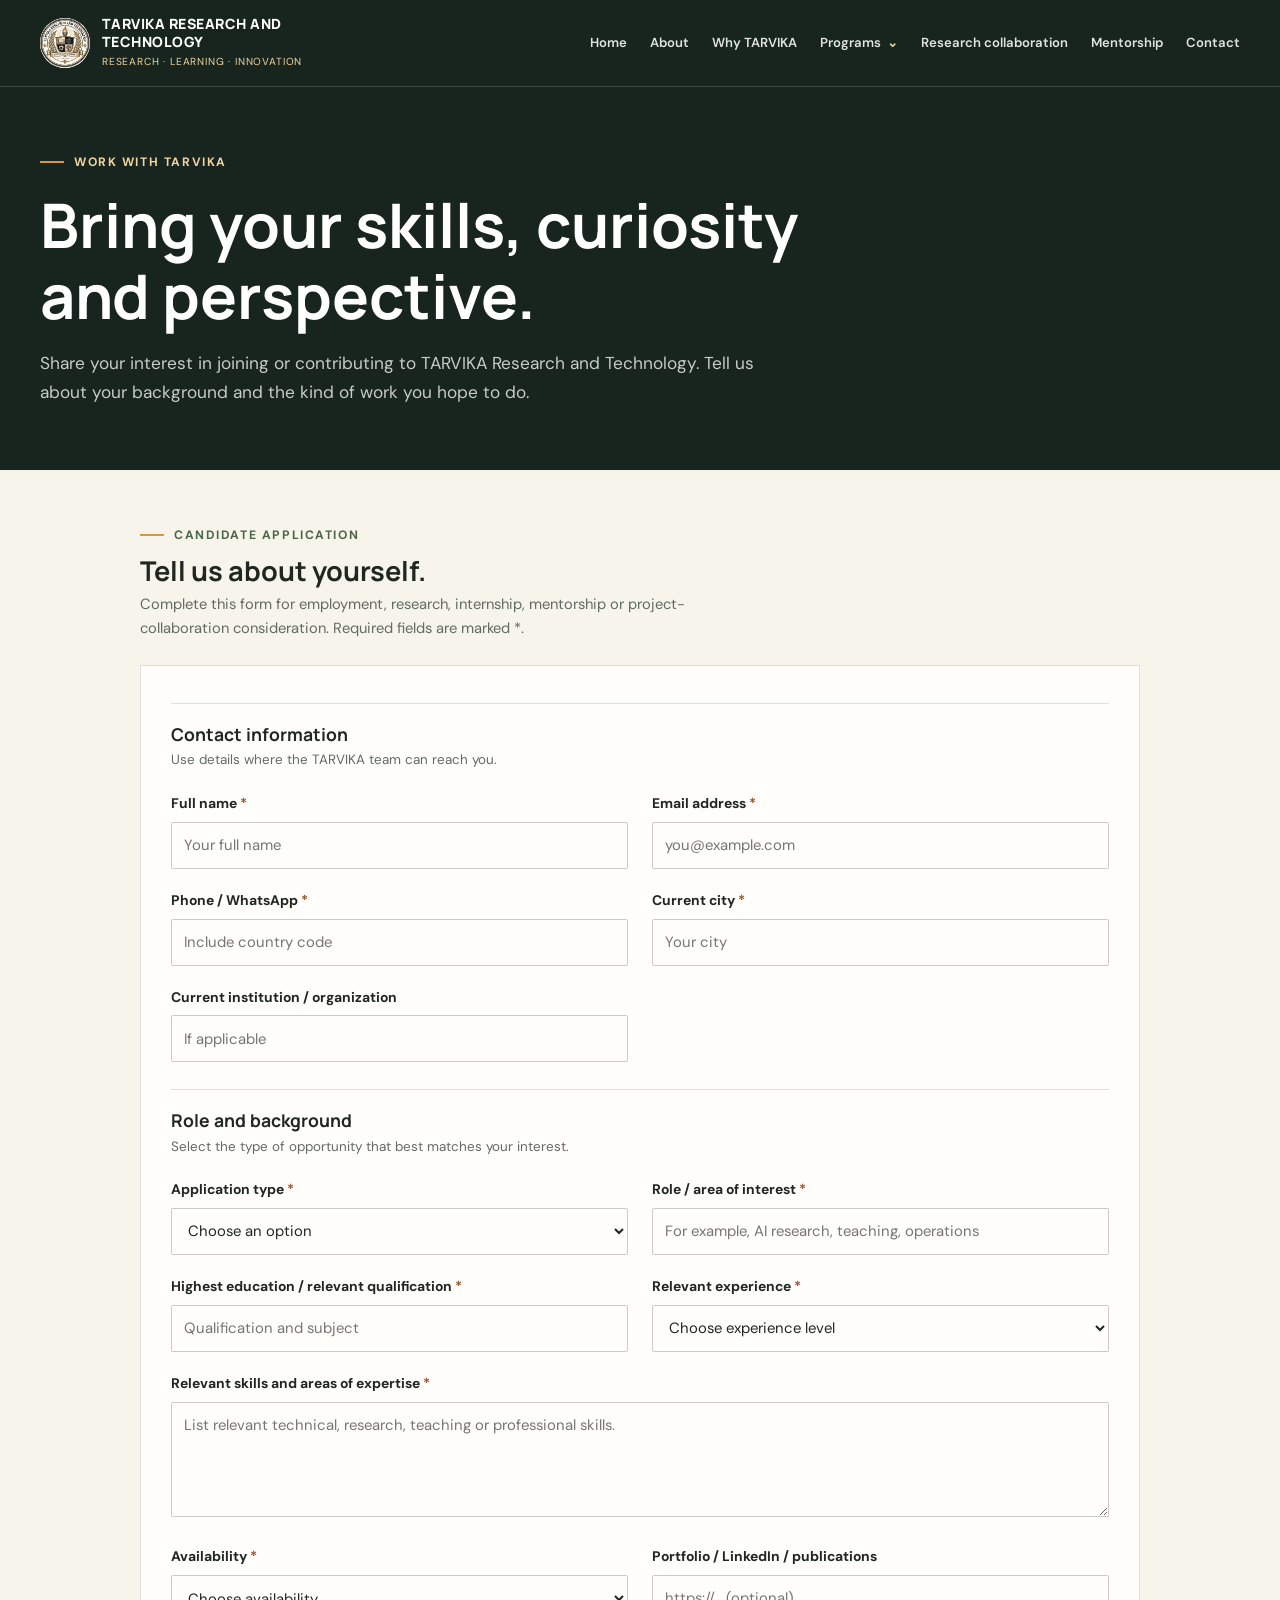
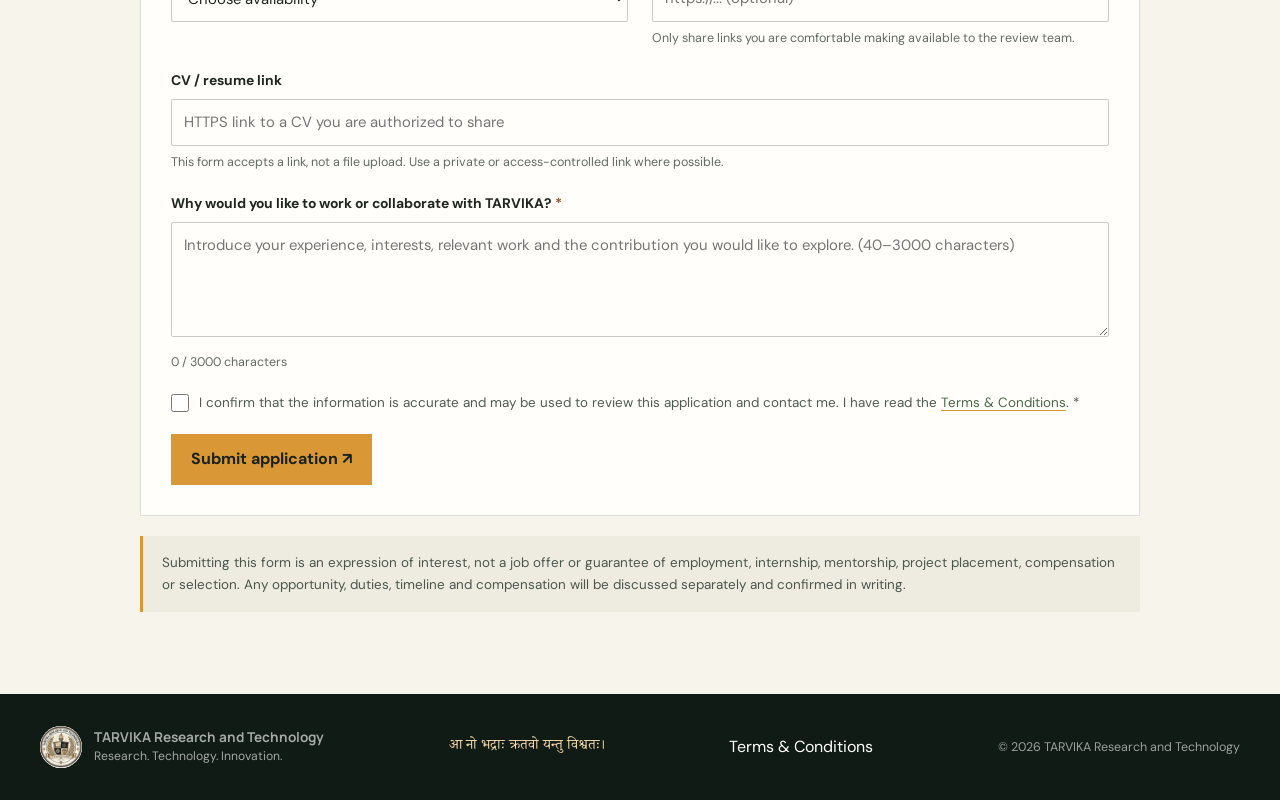
<file: tarvika/employee-registration.html>
<!DOCTYPE html>
<html lang="en">
<head>
  <meta charset="UTF-8">
  <meta name="viewport" content="width=device-width, initial-scale=1.0">
  <meta name="theme-color" content="#17251e">
  <meta name="description" content="Apply to work, collaborate or contribute as a mentor with TARVIKA Research and Technology.">
  <title>Work With TARVIKA | Employee Registration</title>
  <link rel="preconnect" href="https://fonts.googleapis.com">
  <link rel="preconnect" href="https://fonts.gstatic.com" crossorigin>
  <link href="https://fonts.googleapis.com/css2?family=DM+Sans:wght@400;500;600;700&family=Manrope:wght@400;500;600;700;800&family=Noto+Serif+Devanagari:wght@400;600&display=swap" rel="stylesheet">
  <link rel="stylesheet" href="pages.css">
  <style>
    .employee-hero { padding: 58px 0 64px; }
    .employee-hero h1 { max-width: 850px; font-size: clamp(2.3rem, 4.8vw, 4rem); }
    .employee-wrap { width: min(1000px, calc(100% - 48px)); margin-inline: auto; }
    .employee-main { padding: 48px 0 82px; }
    .employee-intro { display:flex; align-items:end; justify-content:space-between; gap:24px; margin-bottom:25px; }
    .employee-intro h2 { margin:10px 0 5px; font-size:1.7rem; }
    .employee-intro p { max-width:620px; margin:0; color:var(--muted); font-size:.92rem; }
    .employee-form { padding:30px; border:1px solid var(--line); background:var(--white); }
    .employee-grid { display:grid; grid-template-columns:repeat(2,minmax(0,1fr)); gap:20px 24px; }
    .employee-field { min-width:0; }
    .employee-field-wide, .employee-divider, .employee-consent, .employee-actions { grid-column:1/-1; }
    .employee-field label { display:block; margin-bottom:7px; color:var(--ink); font-size:.87rem; font-weight:700; }
    .employee-field label span { color:#9a542f; }
    .employee-field input, .employee-field select, .employee-field textarea { width:100%; min-height:47px; padding:10px 12px; border:1px solid rgba(32,39,32,.23); border-radius:2px; background:var(--white); color:var(--ink); font:inherit; font-size:.93rem; }
    .employee-field textarea { min-height:115px; resize:vertical; }
    .employee-field input:focus, .employee-field select:focus, .employee-field textarea:focus { outline:2px solid var(--leaf); outline-offset:2px; }
    .employee-hint { display:block; margin-top:6px; color:var(--muted); font-size:.78rem; }
    .employee-divider { margin-top:7px; padding-top:20px; border-top:1px solid var(--line); }
    .employee-divider h3 { margin:0 0 5px; font-size:1.1rem; }
    .employee-divider p { margin:0; color:var(--muted); font-size:.84rem; }
    .employee-consent { display:flex; align-items:flex-start; gap:10px; color:#505b51; font-size:.84rem; }
    .employee-consent input { width:18px; height:18px; flex:none; margin:2px 0 0; accent-color:var(--leaf); }
    .employee-consent a { color:var(--leaf); text-decoration:underline; text-decoration-color:var(--saffron); text-underline-offset:3px; }
    .employee-actions { display:flex; align-items:center; flex-wrap:wrap; gap:14px; }
    .employee-actions .button { margin:0; border:0; cursor:pointer; }
    .employee-actions .button:disabled { opacity:.65; cursor:wait; }
    .employee-status { min-height:24px; margin:0; color:var(--muted); font-size:.88rem; }
    .employee-status.is-error { color:#9d2f28; }
    .employee-notice { margin-top:20px; padding:16px 19px; border-left:3px solid var(--saffron); background:#eeece1; color:#4c564d; font-size:.84rem; }
    .employee-success { width:min(740px,calc(100% - 48px)); margin:55px auto 80px; padding:35px; border-top:4px solid var(--leaf); background:var(--white); }
    .employee-success h2 { margin:12px 0 8px; font-size:1.9rem; }
    .employee-success p { color:var(--muted); }
    .employee-reference { margin:20px 0; padding:17px 19px; border:1px dashed var(--leaf); background:#f0f2e9; }
    .employee-reference span { display:block; color:var(--muted); font-size:.78rem; }
    .employee-reference strong { display:block; margin-top:4px; color:var(--forest); font:800 1.2rem var(--display); overflow-wrap:anywhere; }
    .employee-success .button { margin:0; cursor:pointer; }
    [hidden] { display:none !important; }
    @media(max-width:720px) {
      .employee-hero { padding:44px 0; }
      .employee-wrap,.employee-success { width:calc(100% - 36px); }
      .employee-main { padding:36px 0 60px; }
      .employee-form { padding:21px 17px; }
      .employee-grid { grid-template-columns:1fr; gap:17px; }
      .employee-field-wide,.employee-divider,.employee-consent,.employee-actions { grid-column:auto; }
      .employee-actions { align-items:stretch; flex-direction:column; }
      .employee-actions .button { width:100%; }
      .employee-success { margin:36px auto 58px; padding:25px 20px; }
    }
  </style>
</head>
<body>
  <header class="site-header"><div class="wrap header-inner">
    <a class="brand" href="index.html" aria-label="TARVIKA Research and Technology home"><img class="brand-logo" src="image/logo.png" alt="TARVIKA logo"><span><span class="brand-name">TARVIKA Research and Technology</span><span class="brand-caption">Research · Learning · Innovation</span></span></a>
    <nav class="nav-links" id="primary-nav" aria-label="Main navigation">
      <a href="index.html">Home</a><a href="about.html">About</a><a href="why-tarvika.html">Why TARVIKA</a>
      <details class="nav-dropdown"><summary>Programs</summary><div class="dropdown-menu"><a href="digitalmarketing.html">Digital Marketing</a><a href="aiml.html">AI &amp; Machine Learning</a><a href="agritech.html">Agri Tech</a><a href="spacetechnology.html">Space Technology</a><a href="cybersecurity.html">Cyber Security</a><a href="webdevops.html">Web Development &amp; DevOps</a><a href="digitalforensics.html">Digital Forensics</a></div></details>
      <a href="research-collaboration.html">Research collaboration</a><a href="mentorship.html">Mentorship</a><a href="contact.html">Contact</a>
    </nav>
    <button class="menu-toggle" id="menu-toggle" type="button" aria-label="Open navigation" aria-expanded="false" aria-controls="primary-nav"><svg viewBox="0 0 24 24" fill="none" stroke="currentColor" stroke-width="1.8" aria-hidden="true"><path d="M4 7h16M4 12h16M4 17h16"/></svg></button>
  </div></header>
  <main>
    <section class="page-hero employee-hero"><div class="wrap"><span class="eyebrow">Work with TARVIKA</span><h1>Bring your skills, curiosity and perspective.</h1><p>Share your interest in joining or contributing to TARVIKA Research and Technology. Tell us about your background and the kind of work you hope to do.</p></div></section>
    <section class="employee-main"><div class="employee-wrap">
      <div class="employee-intro"><div><span class="eyebrow">Candidate application</span><h2>Tell us about yourself.</h2><p>Complete this form for employment, research, internship, mentorship or project-collaboration consideration. Required fields are marked <span aria-hidden="true">*</span>.</p></div></div>
      <form class="employee-form" id="employee-form" novalidate><div class="employee-grid">
        <div class="employee-divider"><h3>Contact information</h3><p>Use details where the TARVIKA team can reach you.</p></div>
        <div class="employee-field"><label for="employee-name">Full name <span>*</span></label><input id="employee-name" name="fullName" autocomplete="name" maxlength="100" required placeholder="Your full name"></div>
        <div class="employee-field"><label for="employee-email">Email address <span>*</span></label><input id="employee-email" name="email" type="email" autocomplete="email" maxlength="254" required placeholder="you@example.com"></div>
        <div class="employee-field"><label for="employee-phone">Phone / WhatsApp <span>*</span></label><input id="employee-phone" name="phone" type="tel" autocomplete="tel" maxlength="20" required placeholder="Include country code"></div>
        <div class="employee-field"><label for="employee-city">Current city <span>*</span></label><input id="employee-city" name="city" autocomplete="address-level2" maxlength="100" required placeholder="Your city"></div>
        <div class="employee-field"><label for="employee-organization">Current institution / organization</label><input id="employee-organization" name="organization" maxlength="160" placeholder="If applicable"></div>

        <div class="employee-divider"><h3>Role and background</h3><p>Select the type of opportunity that best matches your interest.</p></div>
        <div class="employee-field"><label for="role-type">Application type <span>*</span></label><select id="role-type" name="roleType" required><option value="">Choose an option</option><option>Full-time employee</option><option>Research associate</option><option>Internship applicant</option><option>Mentor / subject expert</option><option>Project collaborator</option></select></div>
        <div class="employee-field"><label for="role-interest">Role / area of interest <span>*</span></label><input id="role-interest" name="roleInterest" maxlength="160" required placeholder="For example, AI research, teaching, operations"></div>
        <div class="employee-field"><label for="education">Highest education / relevant qualification <span>*</span></label><input id="education" name="education" maxlength="160" required placeholder="Qualification and subject"></div>
        <div class="employee-field"><label for="experience">Relevant experience <span>*</span></label><select id="experience" name="experience" required><option value="">Choose experience level</option><option>No formal experience yet</option><option>Less than 1 year</option><option>1–2 years</option><option>3–5 years</option><option>More than 5 years</option></select></div>
        <div class="employee-field employee-field-wide"><label for="skills">Relevant skills and areas of expertise <span>*</span></label><textarea id="skills" name="skills" required maxlength="1200" placeholder="List relevant technical, research, teaching or professional skills."></textarea></div>
        <div class="employee-field"><label for="availability">Availability <span>*</span></label><select id="availability" name="availability" required><option value="">Choose availability</option><option>Immediate</option><option>Within 2 weeks</option><option>Within 1 month</option><option>Flexible / discuss</option></select></div>
        <div class="employee-field"><label for="portfolio">Portfolio / LinkedIn / publications</label><input id="portfolio" name="portfolioUrl" type="url" maxlength="500" placeholder="https://... (optional)"><span class="employee-hint">Only share links you are comfortable making available to the review team.</span></div>
        <div class="employee-field employee-field-wide"><label for="resume-link">CV / resume link</label><input id="resume-link" name="resumeUrl" type="url" maxlength="500" placeholder="HTTPS link to a CV you are authorized to share"><span class="employee-hint">This form accepts a link, not a file upload. Use a private or access-controlled link where possible.</span></div>
        <div class="employee-field employee-field-wide"><label for="motivation">Why would you like to work or collaborate with TARVIKA? <span>*</span></label><textarea id="motivation" name="motivation" required minlength="40" maxlength="3000" placeholder="Introduce your experience, interests, relevant work and the contribution you would like to explore. (40–3000 characters)"></textarea><span class="employee-hint"><span id="motivation-count">0</span> / 3000 characters</span></div>
        <label class="employee-consent"><input type="checkbox" name="consent" required><span>I confirm that the information is accurate and may be used to review this application and contact me. I have read the <a href="terms-and-conditions.html" target="_blank" rel="noopener">Terms &amp; Conditions</a>. <span aria-hidden="true">*</span></span></label>
        <div class="employee-actions"><button class="button" id="employee-submit" type="submit">Submit application ↗</button><p class="employee-status" id="employee-status" role="status" aria-live="polite"></p></div>
      </div></form>
      <aside class="employee-notice">Submitting this form is an expression of interest, not a job offer or guarantee of employment, internship, mentorship, project placement, compensation or selection. Any opportunity, duties, timeline and compensation will be discussed separately and confirmed in writing.</aside>
    </div></section>
    <section class="employee-success" id="employee-success" tabindex="-1" hidden><span class="eyebrow">Application received</span><h2>Thank you for your interest.</h2><p>Your application has been sent for review. Keep this reference for any follow-up.</p><div class="employee-reference"><span>APPLICATION REFERENCE</span><strong id="employee-reference"></strong></div><button class="button button-dark" id="copy-employee-reference" type="button">Copy reference</button> <a class="button button-dark" href="index.html">Return to TARVIKA</a></section>
  </main>
  <footer class="site-footer"><div class="wrap footer-inner"><a class="footer-brand" href="index.html"><img src="image/logo.png" alt=""><span><strong>TARVIKA Research and Technology</strong><span>Research. Technology. Innovation.</span></span></a><span class="footer-motto" lang="sa">आ नो भद्राः क्रतवो यन्तु विश्वतः।</span><a href="terms-and-conditions.html">Terms &amp; Conditions</a><span class="copyright">© 2026 TARVIKA Research and Technology</span></div></footer>
  <script src="pages.js"></script><script src="employee-registration.js"></script>
</body>
</html>
</file>
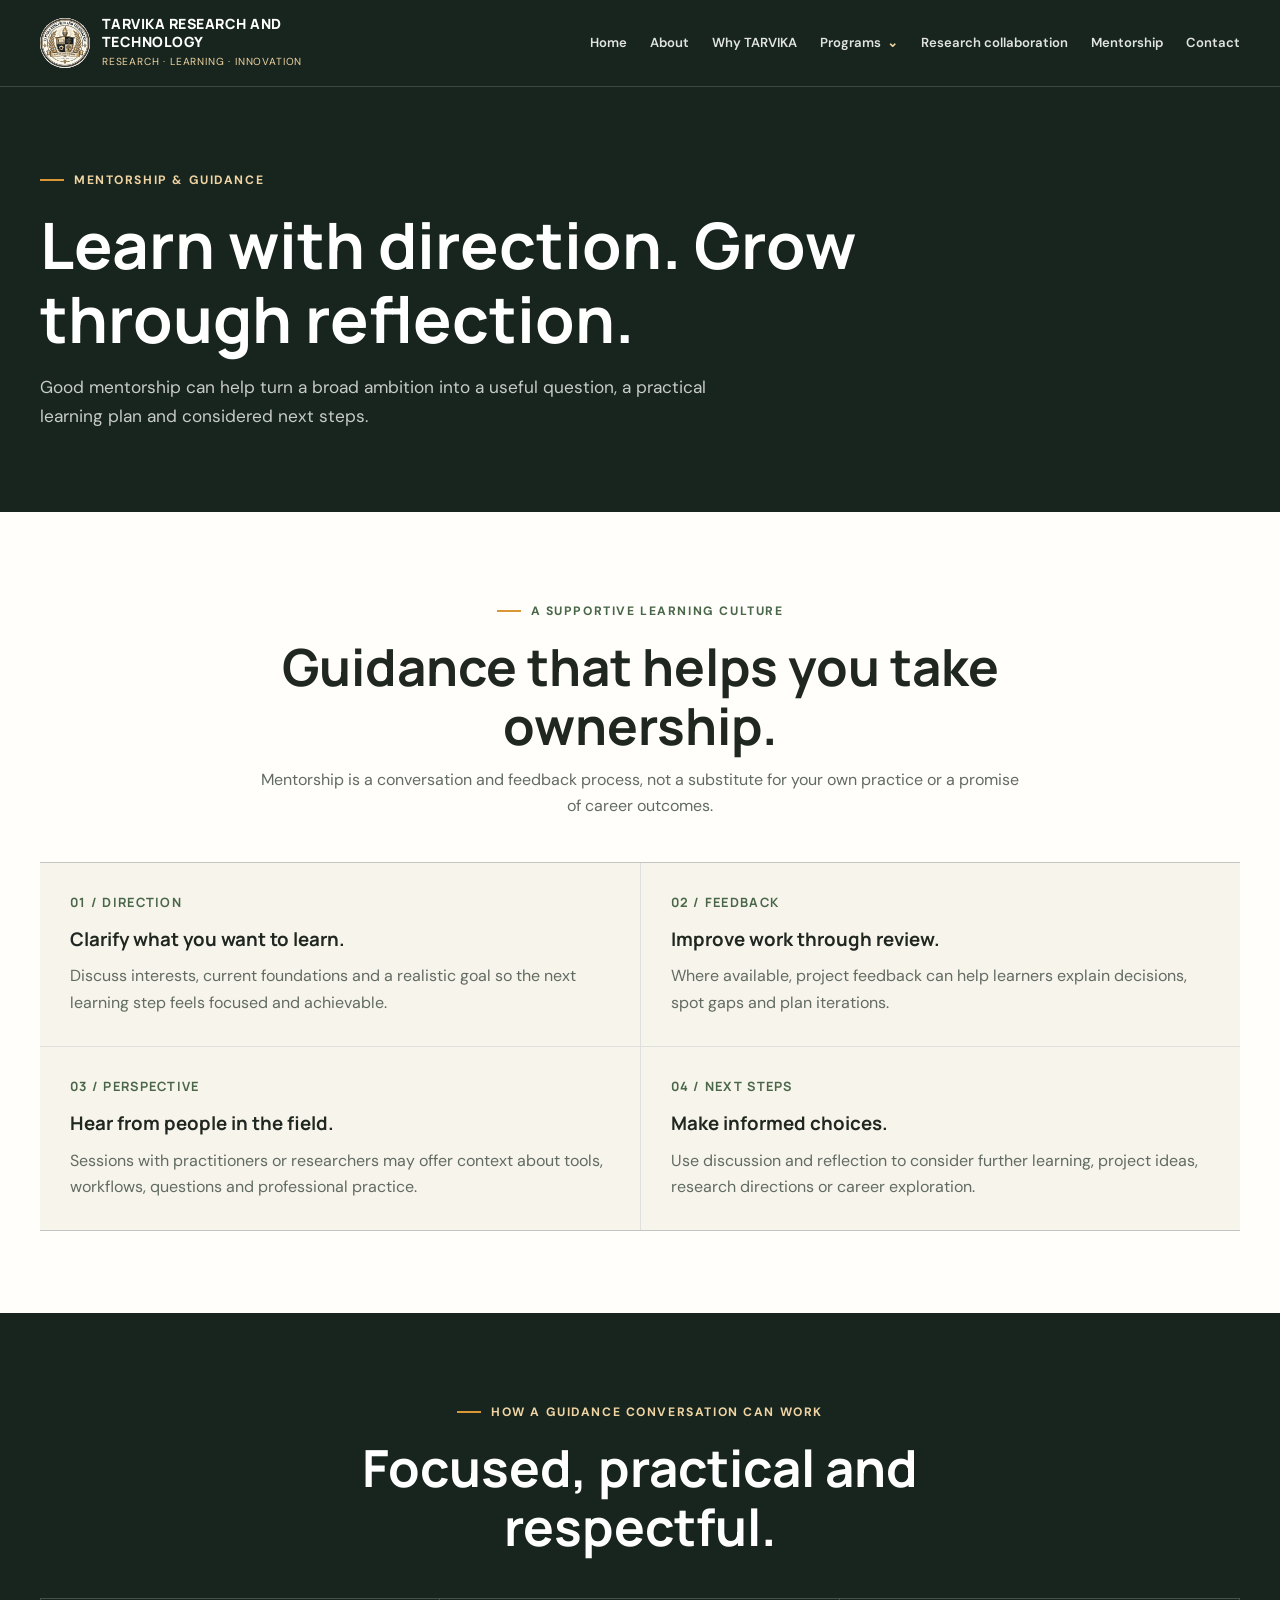
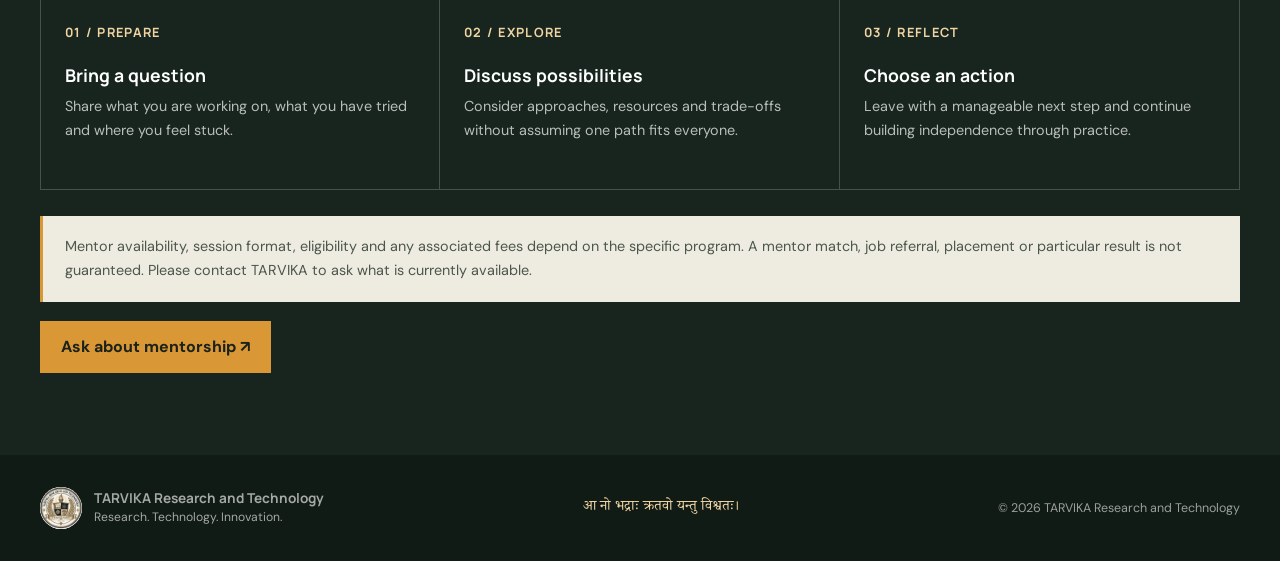
<file: tarvika/mentorship.html>
<!DOCTYPE html>
<html lang="en">
<head>
  <meta charset="UTF-8"><meta name="viewport" content="width=device-width, initial-scale=1.0"><meta name="theme-color" content="#17251e">
  <meta name="description" content="Learn about mentorship and guidance possibilities at TARVIKA Research and Technology."><title>Mentorship | TARVIKA Research and Technology</title>
  <link rel="preconnect" href="https://fonts.googleapis.com"><link rel="preconnect" href="https://fonts.gstatic.com" crossorigin><link href="https://fonts.googleapis.com/css2?family=DM+Sans:wght@400;500;600;700&family=Manrope:wght@400;500;600;700;800&family=Noto+Serif+Devanagari:wght@400;600&display=swap" rel="stylesheet"><link rel="stylesheet" href="pages.css">
</head>
<body>
  <header class="site-header"><div class="wrap header-inner">
  <a class="brand" href="index.html" aria-label="TARVIKA Research and Technology home"><img class="brand-logo" src="image/logo.png" alt="TARVIKA logo"><span><span class="brand-name">TARVIKA Research and Technology</span><span class="brand-caption">Research · Learning · Innovation</span></span></a>
  <nav class="nav-links" id="primary-nav" aria-label="Main navigation">
    <a href="index.html">Home</a><a href="about.html">About</a><a href="why-tarvika.html">Why TARVIKA</a>
    <details class="nav-dropdown"><summary>Programs</summary><div class="dropdown-menu"><a href="digitalmarketing.html">Digital Marketing</a><a href="aiml.html">AI &amp; Machine Learning</a><a href="agritech.html">Agri Tech</a><a href="spacetechnology.html">Space Technology</a><a href="cybersecurity.html">Cyber Security</a><a href="webdevops.html">Web Development &amp; DevOps</a><a href="digitalforensics.html">Digital Forensics</a></div></details>
    <a href="research-collaboration.html">Research collaboration</a><a href="mentorship.html">Mentorship</a><a href="contact.html">Contact</a>
  </nav>
  <button class="menu-toggle" id="menu-toggle" type="button" aria-label="Open navigation" aria-expanded="false" aria-controls="primary-nav"><svg viewBox="0 0 24 24" fill="none" stroke="currentColor" stroke-width="1.8" aria-hidden="true"><path d="M4 7h16M4 12h16M4 17h16"/></svg></button>
</div></header>
  <main>
    <section class="page-hero"><div class="wrap"><span class="eyebrow">Mentorship &amp; guidance</span><h1>Learn with direction. Grow through reflection.</h1><p>Good mentorship can help turn a broad ambition into a useful question, a practical learning plan and considered next steps.</p></div></section>
    <section class="section section-white"><div class="wrap"><div class="section-heading"><span class="eyebrow">A supportive learning culture</span><h2>Guidance that helps you take ownership.</h2><p>Mentorship is a conversation and feedback process, not a substitute for your own practice or a promise of career outcomes.</p></div><div class="content-grid"><article class="content-block"><span class="number">01 / DIRECTION</span><h3>Clarify what you want to learn.</h3><p>Discuss interests, current foundations and a realistic goal so the next learning step feels focused and achievable.</p></article><article class="content-block"><span class="number">02 / FEEDBACK</span><h3>Improve work through review.</h3><p>Where available, project feedback can help learners explain decisions, spot gaps and plan iterations.</p></article><article class="content-block"><span class="number">03 / PERSPECTIVE</span><h3>Hear from people in the field.</h3><p>Sessions with practitioners or researchers may offer context about tools, workflows, questions and professional practice.</p></article><article class="content-block"><span class="number">04 / NEXT STEPS</span><h3>Make informed choices.</h3><p>Use discussion and reflection to consider further learning, project ideas, research directions or career exploration.</p></article></div></div></section>
    <section class="section section-green"><div class="wrap"><div class="section-heading"><span class="eyebrow">How a guidance conversation can work</span><h2>Focused, practical and respectful.</h2></div><div class="steps"><article class="step"><span>01 / PREPARE</span><h3>Bring a question</h3><p>Share what you are working on, what you have tried and where you feel stuck.</p></article><article class="step"><span>02 / EXPLORE</span><h3>Discuss possibilities</h3><p>Consider approaches, resources and trade-offs without assuming one path fits everyone.</p></article><article class="step"><span>03 / REFLECT</span><h3>Choose an action</h3><p>Leave with a manageable next step and continue building independence through practice.</p></article></div><div class="notice">Mentor availability, session format, eligibility and any associated fees depend on the specific program. A mentor match, job referral, placement or particular result is not guaranteed. Please contact TARVIKA to ask what is currently available.</div><a class="button" href="mailto:info@tarvikart.com?subject=Mentorship%20enquiry">Ask about mentorship ↗</a></div></section>
  </main>
  <footer class="site-footer"><div class="wrap footer-inner"><a class="footer-brand" href="index.html"><img src="image/logo.png" alt=""><span><strong>TARVIKA Research and Technology</strong><span>Research. Technology. Innovation.</span></span></a><span class="footer-motto" lang="sa">आ नो भद्राः क्रतवो यन्तु विश्वतः।</span><span class="copyright">© 2026 TARVIKA Research and Technology</span></div></footer><script src="pages.js"></script>
</body>
</html>
</file>
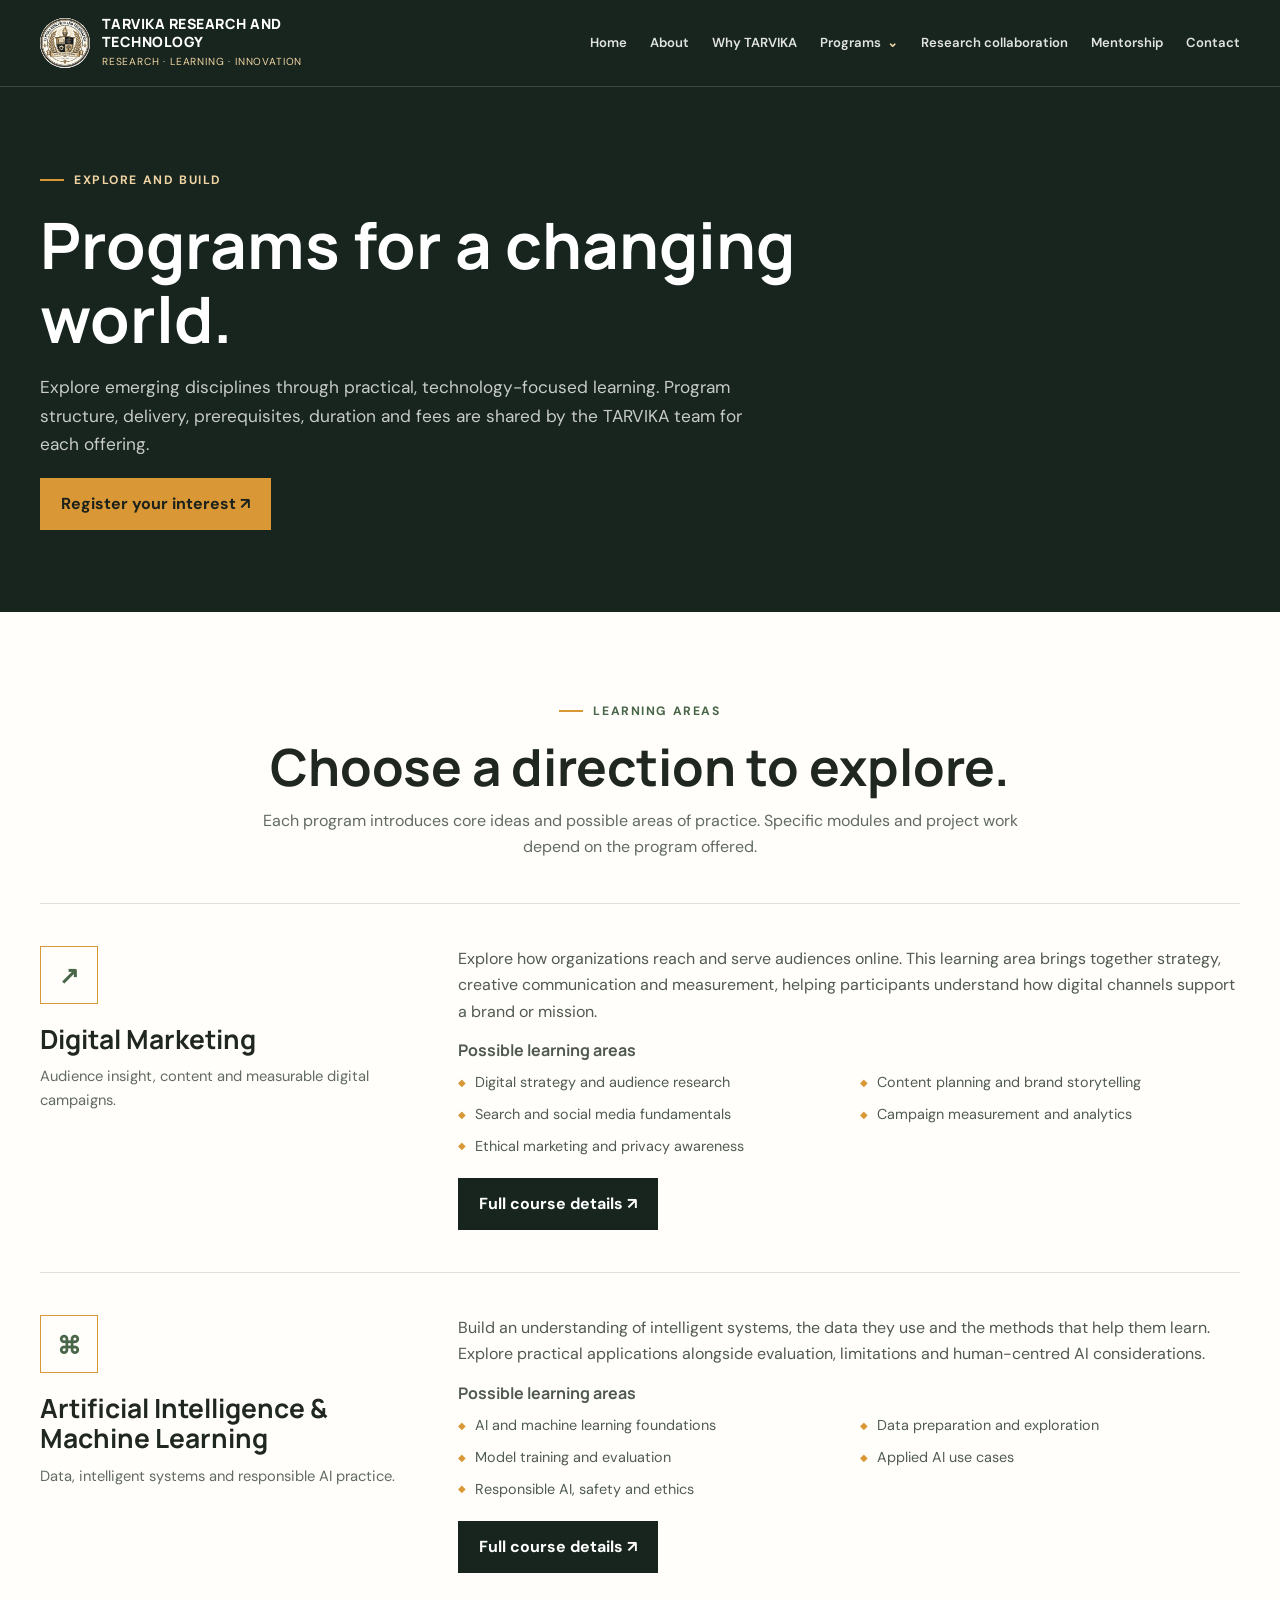
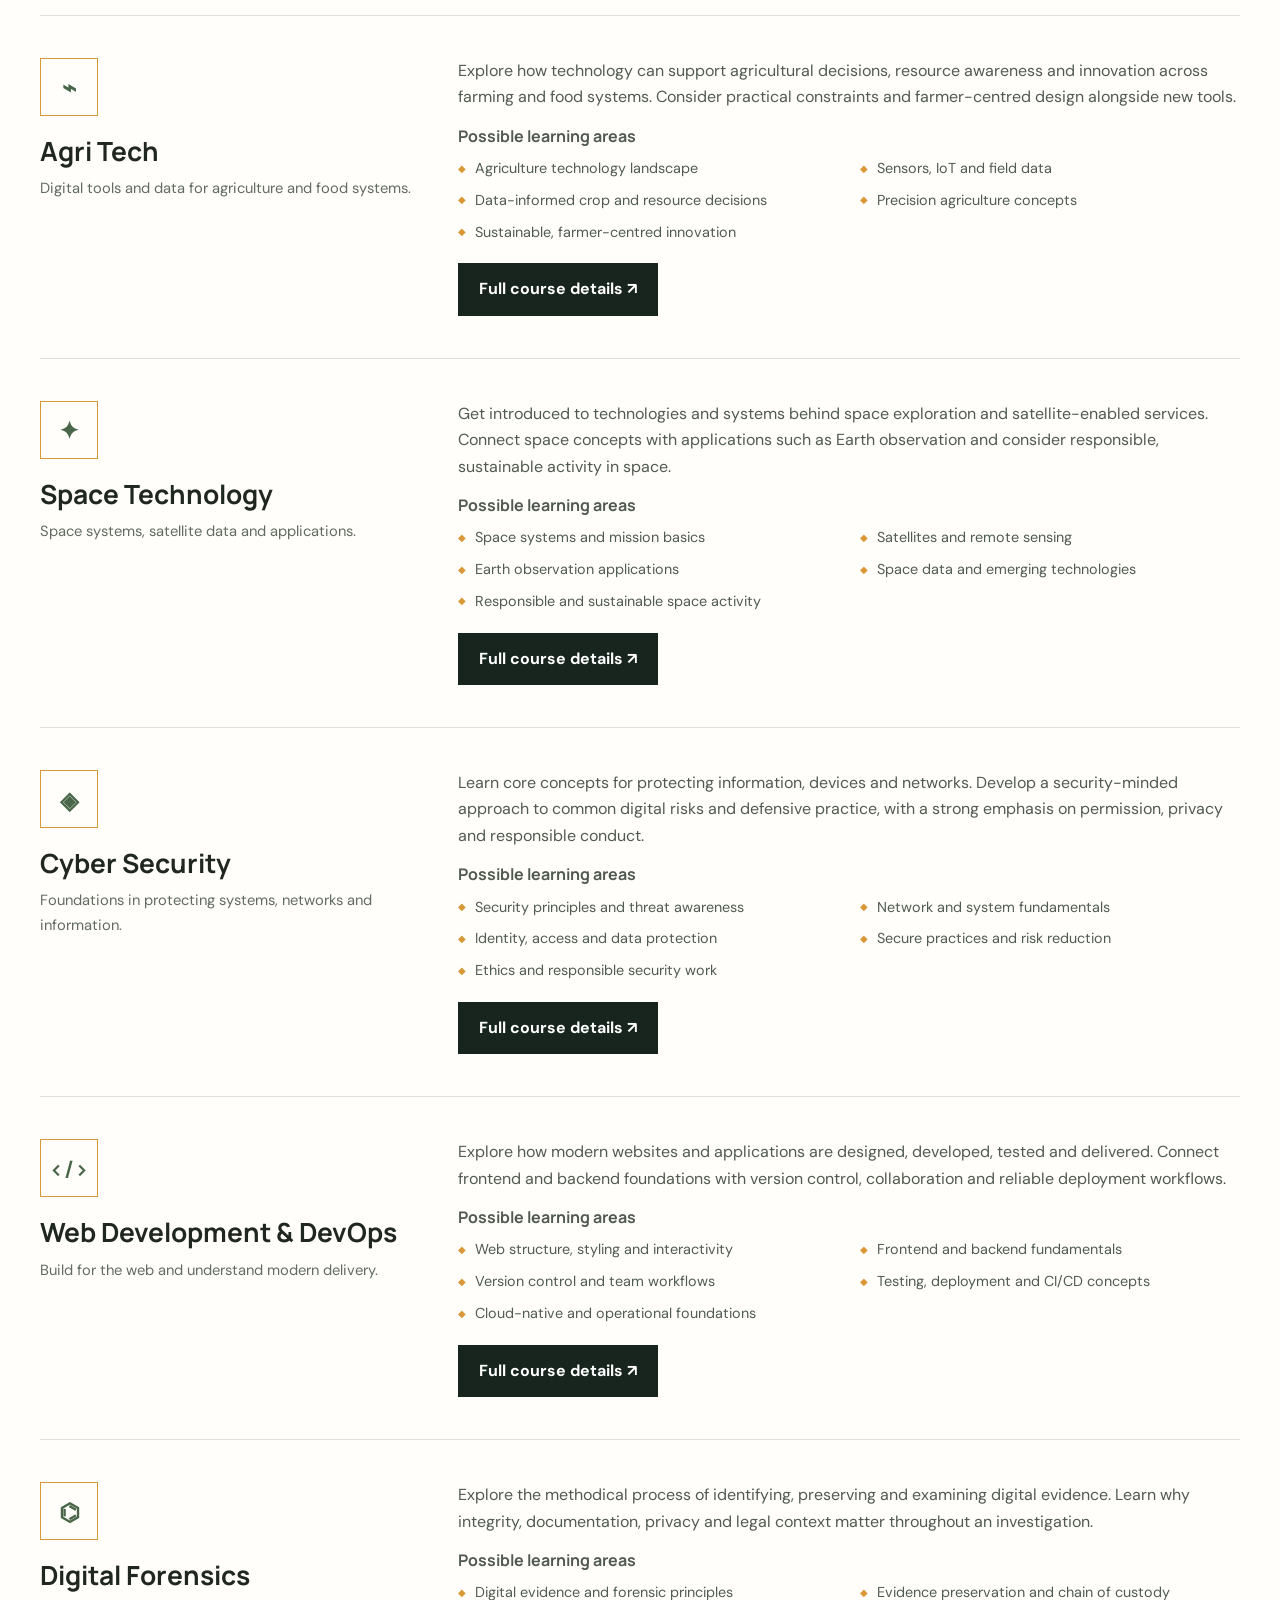
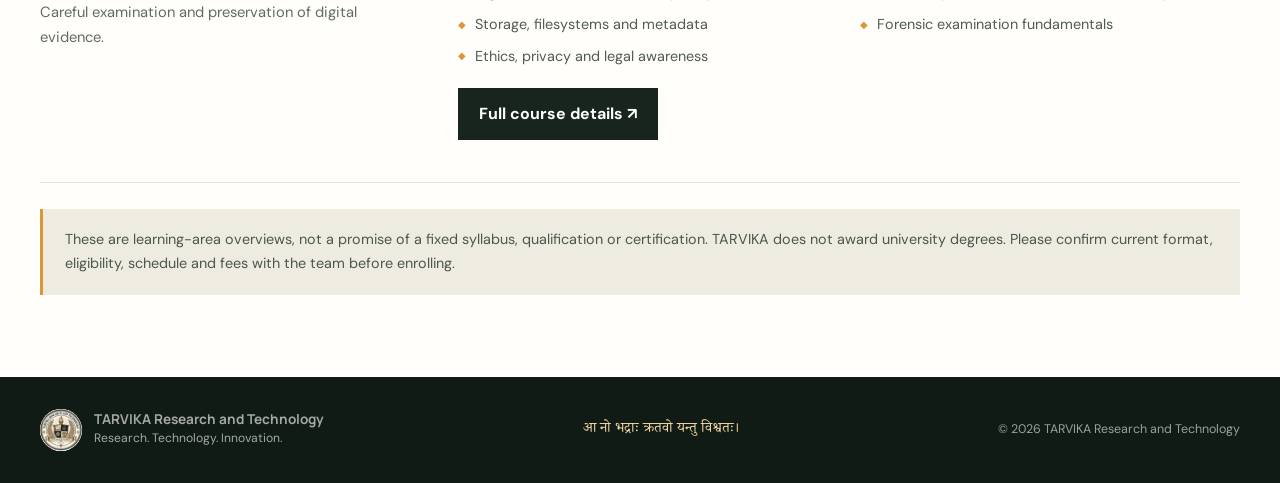
<file: tarvika/programs.html>
<!DOCTYPE html>
<html lang="en">
<head>
  <meta charset="UTF-8">
  <meta name="viewport" content="width=device-width, initial-scale=1.0">
  <meta name="theme-color" content="#17251e">
  <meta name="description" content="Explore TARVIKA learning programs in digital marketing, AI and machine learning, Agri Tech, space technology, cybersecurity, web development and digital forensics.">
  <title>Programs | TARVIKA Research and Technology</title>
  <link rel="preconnect" href="https://fonts.googleapis.com">
  <link rel="preconnect" href="https://fonts.gstatic.com" crossorigin>
  <link href="https://fonts.googleapis.com/css2?family=DM+Sans:wght@400;500;600;700&family=Manrope:wght@400;500;600;700;800&family=Noto+Serif+Devanagari:wght@400;600&display=swap" rel="stylesheet">
  <link rel="stylesheet" href="pages.css">
</head>
<body>
  <header class="site-header"><div class="wrap header-inner">
  <a class="brand" href="index.html" aria-label="TARVIKA Research and Technology home"><img class="brand-logo" src="image/logo.png" alt="TARVIKA logo"><span><span class="brand-name">TARVIKA Research and Technology</span><span class="brand-caption">Research · Learning · Innovation</span></span></a>
  <nav class="nav-links" id="primary-nav" aria-label="Main navigation">
    <a href="index.html">Home</a><a href="about.html">About</a><a href="why-tarvika.html">Why TARVIKA</a>
    <details class="nav-dropdown"><summary>Programs</summary><div class="dropdown-menu"><a href="digitalmarketing.html">Digital Marketing</a><a href="aiml.html">AI &amp; Machine Learning</a><a href="agritech.html">Agri Tech</a><a href="spacetechnology.html">Space Technology</a><a href="cybersecurity.html">Cyber Security</a><a href="webdevops.html">Web Development &amp; DevOps</a><a href="digitalforensics.html">Digital Forensics</a></div></details>
    <a href="research-collaboration.html">Research collaboration</a><a href="mentorship.html">Mentorship</a><a href="contact.html">Contact</a>
  </nav>
  <button class="menu-toggle" id="menu-toggle" type="button" aria-label="Open navigation" aria-expanded="false" aria-controls="primary-nav"><svg viewBox="0 0 24 24" fill="none" stroke="currentColor" stroke-width="1.8" aria-hidden="true"><path d="M4 7h16M4 12h16M4 17h16"/></svg></button>
</div></header>
  <main>
    <section class="page-hero"><div class="wrap"><span class="eyebrow">Explore and build</span><h1>Programs for a changing world.</h1><p>Explore emerging disciplines through practical, technology-focused learning. Program structure, delivery, prerequisites, duration and fees are shared by the TARVIKA team for each offering.</p><a class="button" href="registration.htm">Register your interest ↗</a></div></section>
    <section class="section section-white"><div class="wrap"><div class="section-heading"><span class="eyebrow">Learning areas</span><h2>Choose a direction to explore.</h2><p>Each program introduces core ideas and possible areas of practice. Specific modules and project work depend on the program offered.</p></div>
      <div class="course-list">
        <article class="course-detail" id="digital-marketing"><div class="course-meta"><span class="course-symbol" aria-hidden="true">↗</span><h2>Digital Marketing</h2><p>Audience insight, content and measurable digital campaigns.</p></div><div class="course-description"><p>Explore how organizations reach and serve audiences online. This learning area brings together strategy, creative communication and measurement, helping participants understand how digital channels support a brand or mission.</p><h3>Possible learning areas</h3><ul class="topic-list"><li>Digital strategy and audience research</li><li>Content planning and brand storytelling</li><li>Search and social media fundamentals</li><li>Campaign measurement and analytics</li><li>Ethical marketing and privacy awareness</li></ul><a class="button button-dark" href="digitalmarketing.html">Full course details ↗</a></div></article>
        <article class="course-detail" id="ai-ml"><div class="course-meta"><span class="course-symbol" aria-hidden="true">⌘</span><h2>Artificial Intelligence &amp; Machine Learning</h2><p>Data, intelligent systems and responsible AI practice.</p></div><div class="course-description"><p>Build an understanding of intelligent systems, the data they use and the methods that help them learn. Explore practical applications alongside evaluation, limitations and human-centred AI considerations.</p><h3>Possible learning areas</h3><ul class="topic-list"><li>AI and machine learning foundations</li><li>Data preparation and exploration</li><li>Model training and evaluation</li><li>Applied AI use cases</li><li>Responsible AI, safety and ethics</li></ul><a class="button button-dark" href="aiml.html">Full course details ↗</a></div></article>
        <article class="course-detail" id="agri-tech"><div class="course-meta"><span class="course-symbol" aria-hidden="true">⌁</span><h2>Agri Tech</h2><p>Digital tools and data for agriculture and food systems.</p></div><div class="course-description"><p>Explore how technology can support agricultural decisions, resource awareness and innovation across farming and food systems. Consider practical constraints and farmer-centred design alongside new tools.</p><h3>Possible learning areas</h3><ul class="topic-list"><li>Agriculture technology landscape</li><li>Sensors, IoT and field data</li><li>Data-informed crop and resource decisions</li><li>Precision agriculture concepts</li><li>Sustainable, farmer-centred innovation</li></ul><a class="button button-dark" href="agritech.html">Full course details ↗</a></div></article>
        <article class="course-detail" id="space-tech"><div class="course-meta"><span class="course-symbol" aria-hidden="true">✦</span><h2>Space Technology</h2><p>Space systems, satellite data and applications.</p></div><div class="course-description"><p>Get introduced to technologies and systems behind space exploration and satellite-enabled services. Connect space concepts with applications such as Earth observation and consider responsible, sustainable activity in space.</p><h3>Possible learning areas</h3><ul class="topic-list"><li>Space systems and mission basics</li><li>Satellites and remote sensing</li><li>Earth observation applications</li><li>Space data and emerging technologies</li><li>Responsible and sustainable space activity</li></ul><a class="button button-dark" href="spacetechnology.html">Full course details ↗</a></div></article>
        <article class="course-detail" id="cyber-security"><div class="course-meta"><span class="course-symbol" aria-hidden="true">◈</span><h2>Cyber Security</h2><p>Foundations in protecting systems, networks and information.</p></div><div class="course-description"><p>Learn core concepts for protecting information, devices and networks. Develop a security-minded approach to common digital risks and defensive practice, with a strong emphasis on permission, privacy and responsible conduct.</p><h3>Possible learning areas</h3><ul class="topic-list"><li>Security principles and threat awareness</li><li>Network and system fundamentals</li><li>Identity, access and data protection</li><li>Secure practices and risk reduction</li><li>Ethics and responsible security work</li></ul><a class="button button-dark" href="cybersecurity.html">Full course details ↗</a></div></article>
        <article class="course-detail" id="web-devops"><div class="course-meta"><span class="course-symbol" aria-hidden="true">&lt;/&gt;</span><h2>Web Development &amp; DevOps</h2><p>Build for the web and understand modern delivery.</p></div><div class="course-description"><p>Explore how modern websites and applications are designed, developed, tested and delivered. Connect frontend and backend foundations with version control, collaboration and reliable deployment workflows.</p><h3>Possible learning areas</h3><ul class="topic-list"><li>Web structure, styling and interactivity</li><li>Frontend and backend fundamentals</li><li>Version control and team workflows</li><li>Testing, deployment and CI/CD concepts</li><li>Cloud-native and operational foundations</li></ul><a class="button button-dark" href="webdevops.html">Full course details ↗</a></div></article>
        <article class="course-detail" id="digital-forensics"><div class="course-meta"><span class="course-symbol" aria-hidden="true">⌬</span><h2>Digital Forensics</h2><p>Careful examination and preservation of digital evidence.</p></div><div class="course-description"><p>Explore the methodical process of identifying, preserving and examining digital evidence. Learn why integrity, documentation, privacy and legal context matter throughout an investigation.</p><h3>Possible learning areas</h3><ul class="topic-list"><li>Digital evidence and forensic principles</li><li>Evidence preservation and chain of custody</li><li>Storage, filesystems and metadata</li><li>Forensic examination fundamentals</li><li>Ethics, privacy and legal awareness</li></ul><a class="button button-dark" href="digitalforensics.html">Full course details ↗</a></div></article>
      </div>
      <div class="notice">These are learning-area overviews, not a promise of a fixed syllabus, qualification or certification. TARVIKA does not award university degrees. Please confirm current format, eligibility, schedule and fees with the team before enrolling.</div>
    </div></section>
  </main>
  <footer class="site-footer"><div class="wrap footer-inner"><a class="footer-brand" href="index.html"><img src="image/logo.png" alt=""><span><strong>TARVIKA Research and Technology</strong><span>Research. Technology. Innovation.</span></span></a><span class="footer-motto" lang="sa">आ नो भद्राः क्रतवो यन्तु विश्वतः।</span><span class="copyright">© 2026 TARVIKA Research and Technology</span></div></footer>
  <script src="pages.js"></script>
</body>
</html>
</file>
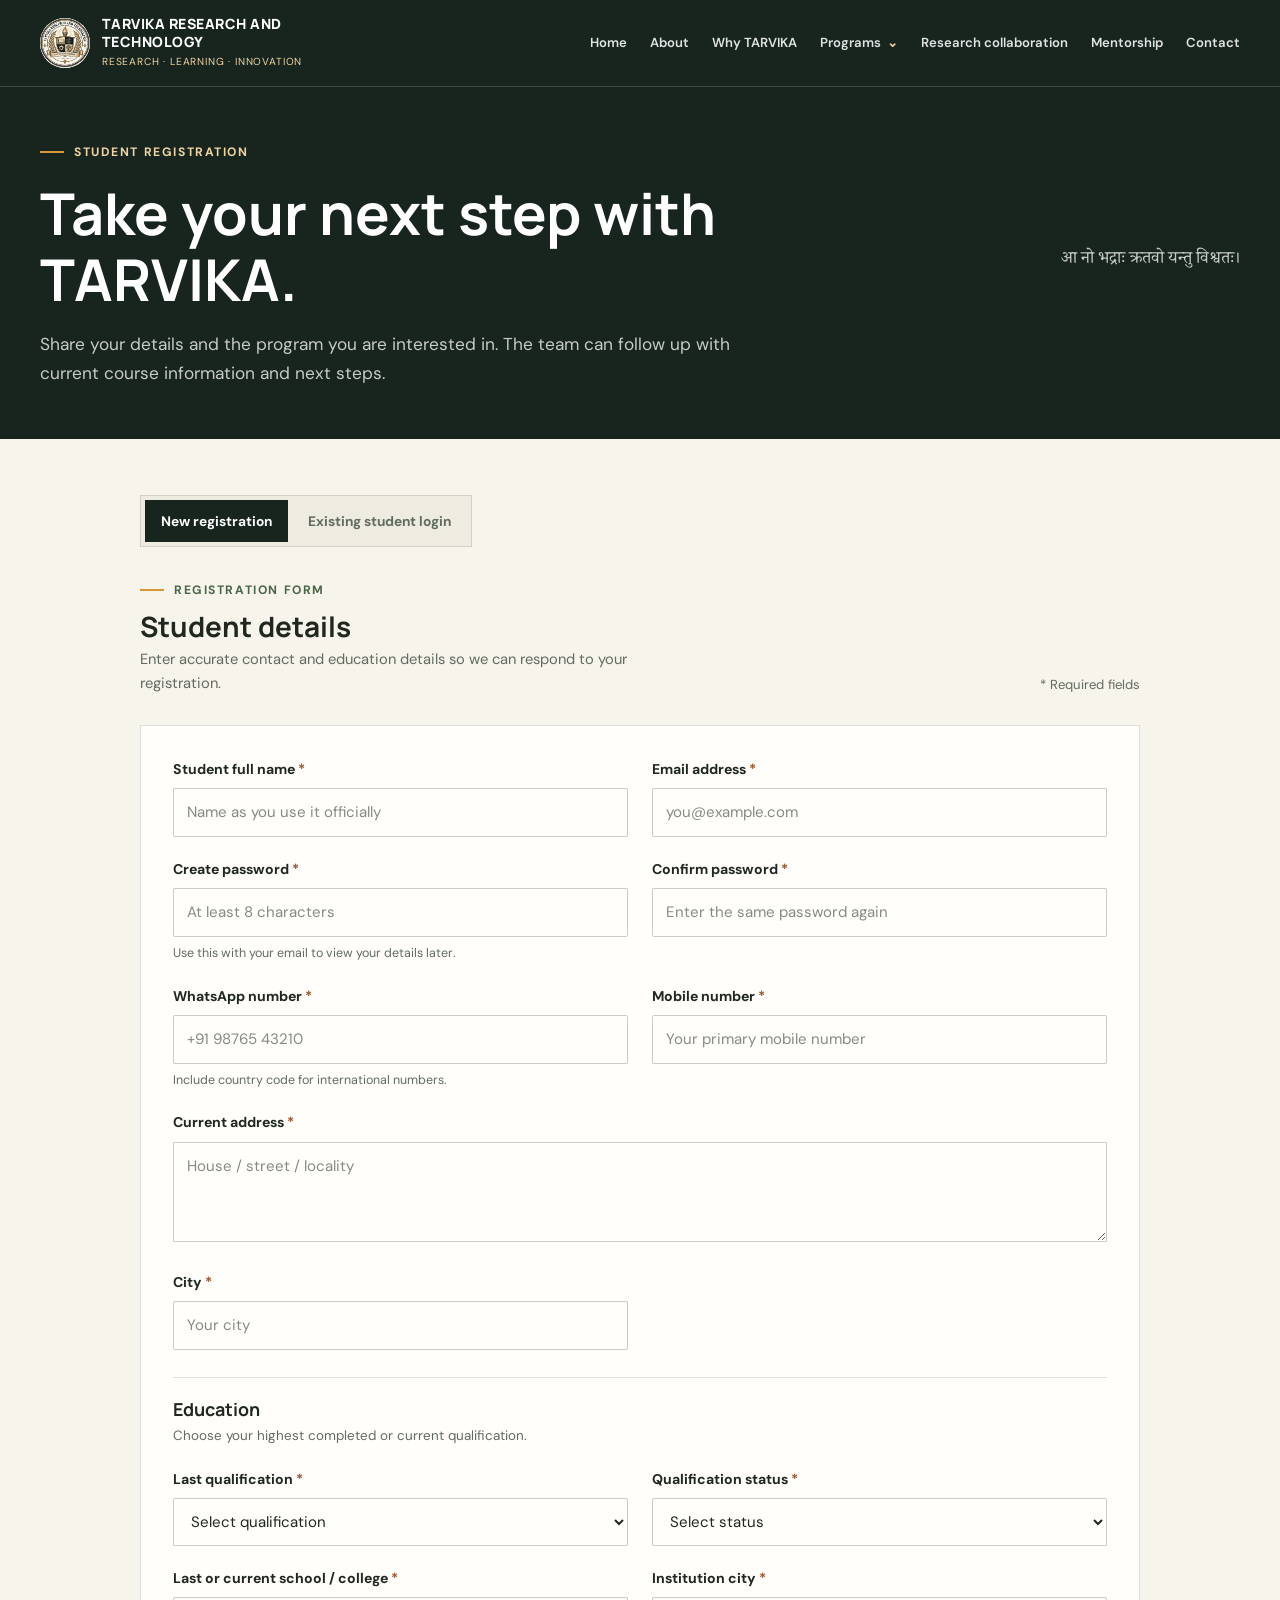
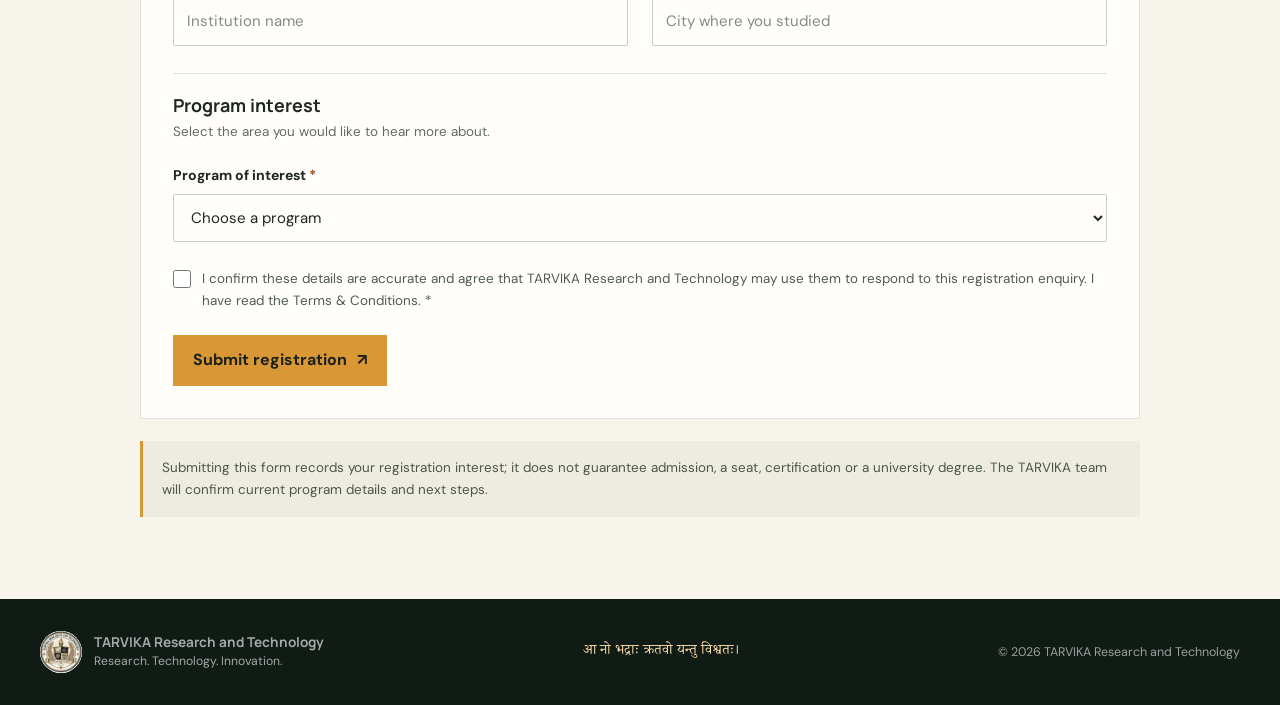
<file: tarvika/registration.html>
<!DOCTYPE html>
<html lang="en">
<head>
  <meta charset="UTF-8">
  <meta name="viewport" content="width=device-width, initial-scale=1.0">
  <meta name="theme-color" content="#17251e">
  <meta name="description" content="Register your interest in a TARVIKA Research and Technology learning program.">
  <title>Student Registration | TARVIKA Research and Technology</title>
  <link rel="preconnect" href="https://fonts.googleapis.com">
  <link rel="preconnect" href="https://fonts.gstatic.com" crossorigin>
  <link href="https://fonts.googleapis.com/css2?family=DM+Sans:wght@400;500;600;700&family=Manrope:wght@400;500;600;700;800&family=Noto+Serif+Devanagari:wght@400;600&display=swap" rel="stylesheet">
  <link rel="stylesheet" href="pages.css">
  <style>
    .registration-hero { padding: 48px 0 52px; }
    .registration-hero h1 { max-width: 760px; font-size: clamp(2.2rem, 4.5vw, 3.7rem); }
    .registration-hero .hero-row { display: flex; align-items: center; justify-content: space-between; gap: 36px; }
    .registration-motto { flex: none; color: var(--saffron-pale); font: 1.2rem/1.9 var(--sanskrit); text-align: right; }
    .registration-wrap { width: min(1000px, calc(100% - 48px)); margin: 0 auto; }
    .registration-section { padding: 56px 0 82px; }
    .form-intro { display: flex; align-items: end; justify-content: space-between; gap: 24px; margin-bottom: 30px; }
    .form-intro h2 { margin: 9px 0 5px; font-size: 1.75rem; }
    .form-intro p { max-width: 520px; margin: 0; color: var(--muted); font-size: .92rem; }
    .required-note { color: var(--muted); font-size: .82rem; white-space: nowrap; }
    .account-switch { display: inline-flex; gap: 4px; margin-bottom: 26px; padding: 4px; border: 1px solid var(--line); background: #eeece1; }
    .account-switch button { min-height: 42px; padding: 9px 16px; border: 0; background: transparent; color: var(--muted); font: 700 .86rem var(--sans); cursor: pointer; }
    .account-switch button[aria-selected="true"] { background: var(--forest); color: white; }
    .account-panel { padding: 32px; border: 1px solid var(--line); background: var(--white); }
    .account-panel h2 { margin: 0 0 8px; font-size: 1.6rem; }
    .account-panel > p { color: var(--muted); font-size: .92rem; }
    .account-form { max-width: 620px; }
    .account-form .button { margin: 0; border: 0; cursor: pointer; }
    .account-form .button:disabled { opacity: .65; cursor: wait; }
    .profile-panel { margin-top: 28px; padding-top: 24px; border-top: 1px solid var(--line); }
    .profile-panel h3 { margin: 0 0 6px; font-size: 1.2rem; }
    .profile-grid { display: grid; grid-template-columns: repeat(2, minmax(0, 1fr)); gap: 0 24px; margin: 18px 0 24px; border-top: 1px solid var(--line); }
    .profile-row { padding: 13px 0; border-bottom: 1px solid var(--line); overflow-wrap: anywhere; }
    .profile-row dt { color: var(--muted); font-size: .78rem; }
    .profile-row dd { margin: 4px 0 0; color: var(--ink); font-weight: 600; }
    .registration-form { padding: 32px; border: 1px solid var(--line); background: var(--white); }
    .form-grid { display: grid; grid-template-columns: repeat(2, minmax(0, 1fr)); gap: 21px 24px; }
    .form-field { min-width: 0; }
    .form-field-wide { grid-column: 1 / -1; }
    .form-field label, .field-label { display: block; margin-bottom: 7px; color: var(--ink); font-size: .88rem; font-weight: 700; }
    .form-field label span { color: #9a542f; }
    .form-field input, .form-field select, .form-field textarea { width: 100%; min-height: 48px; padding: 11px 13px; border: 1px solid rgba(32,39,32,.23); border-radius: 2px; background: #fffefa; color: var(--ink); font: inherit; font-size: .94rem; }
    .form-field textarea { min-height: 100px; resize: vertical; }
    .form-field input:focus, .form-field select:focus, .form-field textarea:focus { outline: 2px solid var(--leaf); outline-offset: 2px; }
    .form-field input::placeholder, .form-field textarea::placeholder { color: #858b83; }
    .field-hint { display: block; margin-top: 6px; color: var(--muted); font-size: .78rem; }
    .form-divider { grid-column: 1 / -1; margin: 6px 0 0; padding-top: 21px; border-top: 1px solid var(--line); }
    .form-divider h3 { margin: 0 0 5px; font-size: 1.12rem; }
    .form-divider p { margin: 0; color: var(--muted); font-size: .84rem; }
    .consent-row { grid-column: 1 / -1; display: flex; align-items: flex-start; gap: 11px; margin-top: 5px; color: #505b51; font-size: .84rem; }
    .consent-row input { width: 18px; height: 18px; flex: none; margin: 2px 0 0; accent-color: var(--leaf); }
    .form-submit-row { grid-column: 1 / -1; display: flex; align-items: center; flex-wrap: wrap; gap: 18px; margin-top: 2px; }
    .form-submit-row .button { min-width: 190px; margin: 0; border: 0; cursor: pointer; }
    .form-submit-row .button:disabled { opacity: .65; cursor: wait; }
    .form-status { min-height: 24px; margin: 0; color: var(--muted); font-size: .88rem; }
    .form-status.is-error { color: #9d2f28; }
    .registration-notice { margin-top: 22px; padding: 16px 19px; border-left: 3px solid var(--saffron); background: #eeece1; color: #4c564d; font-size: .84rem; }
    .registration-success { width: min(760px, calc(100% - 48px)); margin: 58px auto 82px; padding: 38px; border-top: 4px solid var(--leaf); background: var(--white); }
    .registration-success h2 { margin: 13px 0 9px; font-size: 2rem; }
    .registration-success > p { color: var(--muted); }
    .student-id-box { display: flex; align-items: center; justify-content: space-between; gap: 16px; margin: 24px 0; padding: 18px 20px; border: 1px dashed var(--leaf); background: #f0f2e9; }
    .student-id-box span { display: block; color: var(--muted); font-size: .78rem; }
    .student-id-box strong { display: block; margin-top: 4px; color: var(--forest); font: 800 1.25rem var(--display); letter-spacing: .04em; overflow-wrap: anywhere; }
    .success-actions { display: flex; flex-wrap: wrap; gap: 11px; }
    .success-actions .button { margin: 0; cursor: pointer; }
    .success-warning { margin: 19px 0 0; color: var(--muted); font-size: .82rem; }
    [hidden] { display: none !important; }
    @media (max-width: 720px) {
      .registration-hero { padding: 42px 0; }
      .registration-hero .hero-row { align-items: flex-start; flex-direction: column; gap: 18px; }
      .registration-motto { text-align: left; font-size: 1.05rem; }
      .registration-wrap, .registration-success { width: calc(100% - 36px); }
      .registration-section { padding: 42px 0 60px; }
      .form-intro { align-items: flex-start; flex-direction: column; gap: 8px; }
      .registration-form { padding: 22px 18px; }
      .account-panel { padding: 22px 18px; }
      .account-switch { display: grid; width: 100%; grid-template-columns: 1fr 1fr; }
      .account-switch button { padding-inline: 8px; }
      .form-grid { grid-template-columns: 1fr; gap: 18px; }
      .form-field-wide, .form-divider, .consent-row, .form-submit-row { grid-column: auto; }
      .form-submit-row { align-items: stretch; flex-direction: column; }
      .form-submit-row .button { width: 100%; }
      .registration-success { margin: 38px auto 60px; padding: 27px 21px; }
      .student-id-box { align-items: flex-start; flex-direction: column; }
      .profile-grid { grid-template-columns: 1fr; }
    }
  </style>
</head>
<body>
  <header class="site-header"><div class="wrap header-inner">
  <a class="brand" href="index.html" aria-label="TARVIKA Research and Technology home"><img class="brand-logo" src="image/logo.png" alt="TARVIKA logo"><span><span class="brand-name">TARVIKA Research and Technology</span><span class="brand-caption">Research · Learning · Innovation</span></span></a>
  <nav class="nav-links" id="primary-nav" aria-label="Main navigation">
    <a href="index.html">Home</a><a href="about.html">About</a><a href="why-tarvika.html">Why TARVIKA</a>
    <details class="nav-dropdown"><summary>Programs</summary><div class="dropdown-menu"><a href="digitalmarketing.html">Digital Marketing</a><a href="aiml.html">AI &amp; Machine Learning</a><a href="agritech.html">Agri Tech</a><a href="spacetechnology.html">Space Technology</a><a href="cybersecurity.html">Cyber Security</a><a href="webdevops.html">Web Development &amp; DevOps</a><a href="digitalforensics.html">Digital Forensics</a></div></details>
    <a href="research-collaboration.html">Research collaboration</a><a href="mentorship.html">Mentorship</a><a href="contact.html">Contact</a>
  </nav>
  <button class="menu-toggle" id="menu-toggle" type="button" aria-label="Open navigation" aria-expanded="false" aria-controls="primary-nav"><svg viewBox="0 0 24 24" fill="none" stroke="currentColor" stroke-width="1.8" aria-hidden="true"><path d="M4 7h16M4 12h16M4 17h16"/></svg></button>
</div></header>

  <main>
    <section class="page-hero registration-hero">
      <div class="wrap hero-row">
        <div><span class="eyebrow">Student registration</span><h1>Take your next step with TARVIKA.</h1><p>Share your details and the program you are interested in. The team can follow up with current course information and next steps.</p></div>
        <p class="registration-motto" lang="sa">आ नो भद्राः क्रतवो यन्तु विश्वतः।</p>
      </div>
    </section>

    <section class="registration-section" id="registration-section">
      <div class="registration-wrap">
        <div class="account-switch" role="tablist" aria-label="Student account options">
          <button type="button" id="register-tab" role="tab" aria-selected="true" aria-controls="register-panel">New registration</button>
          <button type="button" id="login-tab" role="tab" aria-selected="false" aria-controls="login-panel">Existing student login</button>
        </div>
        <div id="register-panel" role="tabpanel" aria-labelledby="register-tab">
        <div class="form-intro"><div><span class="eyebrow">Registration form</span><h2>Student details</h2><p>Enter accurate contact and education details so we can respond to your registration.</p></div><span class="required-note"><span aria-hidden="true">*</span> Required fields</span></div>
        <form class="registration-form" id="registration-form" novalidate>
          <div class="form-grid">
            <div class="form-field"><label for="student-name">Student full name <span>*</span></label><input id="student-name" name="studentName" autocomplete="name" maxlength="100" required placeholder="Name as you use it officially"></div>
            <div class="form-field"><label for="email">Email address <span>*</span></label><input id="email" name="email" type="email" autocomplete="email" maxlength="254" required placeholder="you@example.com"></div>
            <div class="form-field"><label for="account-password">Create password <span>*</span></label><input id="account-password" name="password" type="password" autocomplete="new-password" minlength="8" maxlength="128" required placeholder="At least 8 characters"><span class="field-hint">Use this with your email to view your details later.</span></div>
            <div class="form-field"><label for="confirm-password">Confirm password <span>*</span></label><input id="confirm-password" name="confirmPassword" type="password" autocomplete="new-password" minlength="8" maxlength="128" required placeholder="Enter the same password again"></div>
            <div class="form-field"><label for="whatsapp">WhatsApp number <span>*</span></label><input id="whatsapp" name="whatsappNumber" type="tel" autocomplete="tel" maxlength="20" required placeholder="+91 98765 43210"><span class="field-hint">Include country code for international numbers.</span></div>
            <div class="form-field"><label for="mobile">Mobile number <span>*</span></label><input id="mobile" name="mobileNumber" type="tel" autocomplete="tel-national" maxlength="20" required placeholder="Your primary mobile number"></div>
            <div class="form-field form-field-wide"><label for="address">Current address <span>*</span></label><textarea id="address" name="address" autocomplete="street-address" maxlength="500" required placeholder="House / street / locality"></textarea></div>
            <div class="form-field"><label for="city">City <span>*</span></label><input id="city" name="city" autocomplete="address-level2" maxlength="100" required placeholder="Your city"></div>

            <div class="form-divider"><h3>Education</h3><p>Choose your highest completed or current qualification.</p></div>
            <div class="form-field"><label for="qualification">Last qualification <span>*</span></label><select id="qualification" name="qualification" required><option value="">Select qualification</option><option value="10th">10th</option><option value="12th">12th</option><option value="UG">Undergraduate (UG)</option><option value="PG">Postgraduate (PG)</option></select></div>
            <div class="form-field"><label for="qualification-status">Qualification status <span>*</span></label><select id="qualification-status" name="qualificationStatus" required><option value="">Select status</option><option value="Passed">Passed</option><option value="Pursuing">Pursuing</option></select></div>
            <div class="form-field" id="degree-field" hidden><label for="degree" id="degree-label">Degree / stream <span>*</span></label><select id="degree" name="degree"><option value="">Select degree / stream</option></select></div>
            <div class="form-field"><label for="institution">Last or current school / college <span>*</span></label><input id="institution" name="institutionName" maxlength="160" required placeholder="Institution name"></div>
            <div class="form-field"><label for="institution-city">Institution city <span>*</span></label><input id="institution-city" name="institutionCity" maxlength="100" required placeholder="City where you studied"></div>

            <div class="form-divider"><h3>Program interest</h3><p>Select the area you would like to hear more about.</p></div>
            <div class="form-field form-field-wide"><label for="program">Program of interest <span>*</span></label><select id="program" name="program" required><option value="">Choose a program</option><option>Digital Marketing</option><option>AI &amp; Machine Learning</option><option>Agri Tech</option><option>Space Technology</option><option>Cyber Security</option><option>Web Development &amp; DevOps</option><option>Digital Forensics</option></select></div>
            <label class="consent-row"><input type="checkbox" name="consent" required><span>I confirm these details are accurate and agree that TARVIKA Research and Technology may use them to respond to this registration enquiry. I have read the <a href="terms-and-conditions.html" target="_blank" rel="noopener">Terms &amp; Conditions</a>. <span aria-hidden="true">*</span></span></label>
            <div class="form-submit-row"><button class="button" id="submit-button" type="submit">Submit registration <span aria-hidden="true">↗</span></button><p class="form-status" id="form-status" role="status" aria-live="polite"></p></div>
          </div>
        </form>
        <aside class="registration-notice">Submitting this form records your registration interest; it does not guarantee admission, a seat, certification or a university degree. The TARVIKA team will confirm current program details and next steps.</aside>
        </div>
        <section class="account-panel" id="login-panel" role="tabpanel" aria-labelledby="login-tab" hidden>
          <span class="eyebrow">Student account</span><h2>View your registration</h2><p>Sign in with the email and password you used when registering.</p>
          <form class="account-form form-grid" id="login-form" novalidate>
            <div class="form-field"><label for="login-email">Email address <span>*</span></label><input id="login-email" name="email" type="email" autocomplete="username" maxlength="254" required placeholder="you@example.com"></div>
            <div class="form-field"><label for="login-password">Password <span>*</span></label><input id="login-password" name="password" type="password" autocomplete="current-password" maxlength="128" required placeholder="Your password"></div>
            <div class="form-submit-row"><button class="button button-dark" id="login-button" type="submit">Sign in</button><p class="form-status" id="login-status" role="status" aria-live="polite"></p></div>
          </form>
          <section class="profile-panel" id="profile-panel" aria-live="polite" hidden>
            <h3>Your saved registration</h3><p id="profile-id-line"></p><dl class="profile-grid" id="profile-details"></dl>
            <button class="button" id="logout-button" type="button">Sign out</button>
          </section>
        </section>
      </div>
    </section>

    <section class="registration-success" id="registration-success" aria-labelledby="success-title" tabindex="-1" hidden>
      <span class="eyebrow">Registration received</span><h2 id="success-title">Thank you for registering.</h2><p>Your details have been saved. Keep this student reference ID for future communication with TARVIKA.</p>
      <div class="student-id-box"><div><span>STUDENT REFERENCE ID</span><strong id="student-id"></strong></div><button class="button button-dark" id="copy-id" type="button">Copy ID</button></div>
      <div class="success-actions"><button class="button" id="download-id" type="button">Save ID details</button><a class="button button-dark" href="admission.html">Continue to admission</a><a class="button button-dark" href="index.html">Return to TARVIKA</a></div>
      <p class="success-warning">Save this ID somewhere safe. It is a registration reference, not a password or login credential.</p>
    </section>
  </main>

  <footer class="site-footer"><div class="wrap footer-inner"><a class="footer-brand" href="index.html"><img src="image/logo.png" alt=""><span><strong>TARVIKA Research and Technology</strong><span>Research. Technology. Innovation.</span></span></a><span class="footer-motto" lang="sa">आ नो भद्राः क्रतवो यन्तु विश्वतः।</span><span class="copyright">© <span id="year">2026</span> TARVIKA Research and Technology</span></div></footer>
  <script src="pages.js"></script>
  <script src="registration.js"></script>
</body>
</html>
</file>
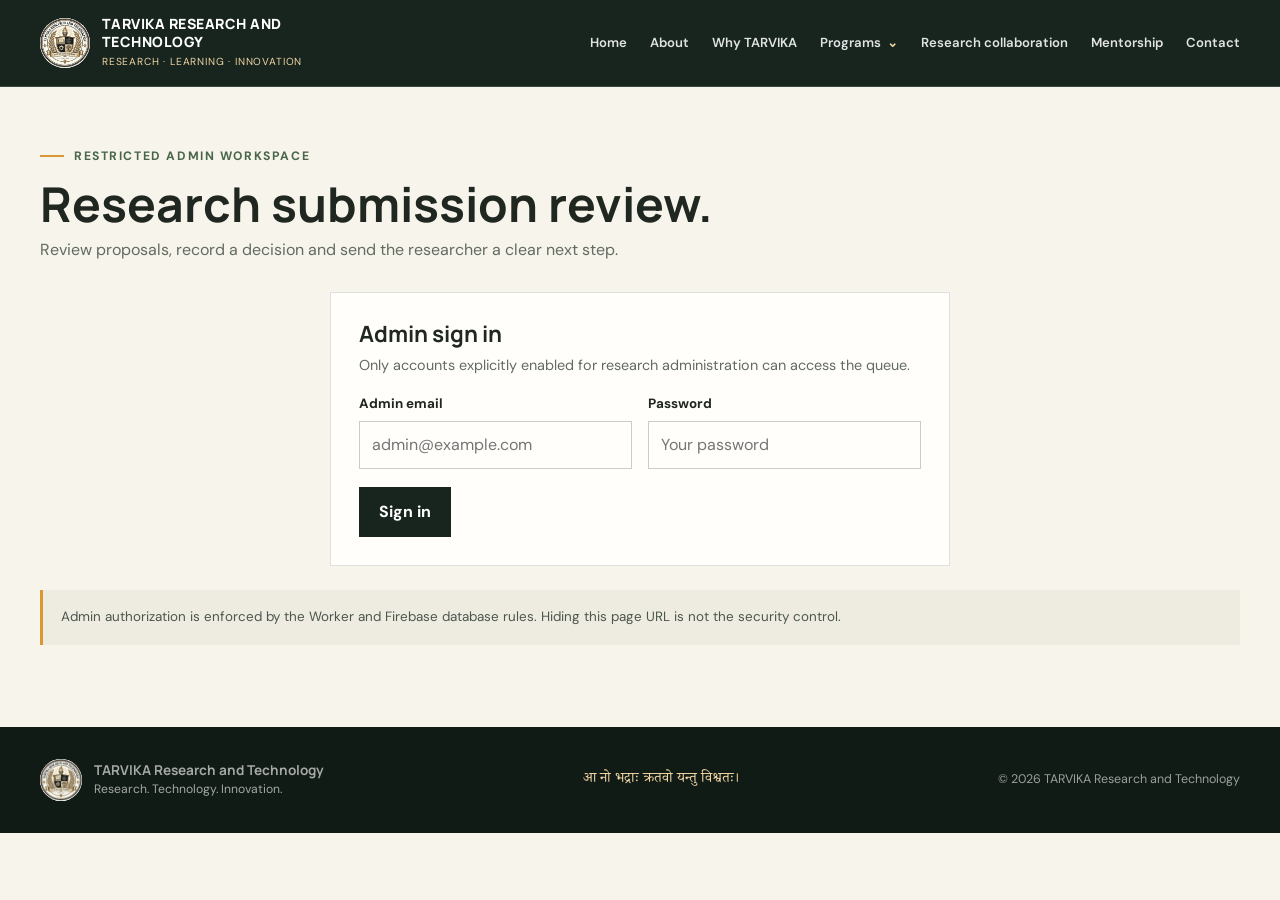
<file: tarvika/research-admin.html>
<!DOCTYPE html>
<html lang="en">
<head>
  <meta charset="UTF-8"><meta name="viewport" content="width=device-width, initial-scale=1.0"><meta name="theme-color" content="#17251e">
  <meta name="description" content="Restricted TARVIKA research submission review console.">
  <title>Research Review | TARVIKA Admin</title>
  <link rel="preconnect" href="https://fonts.googleapis.com"><link rel="preconnect" href="https://fonts.gstatic.com" crossorigin>
  <link href="https://fonts.googleapis.com/css2?family=DM+Sans:wght@400;500;600;700&family=Manrope:wght@400;500;600;700;800&family=Noto+Serif+Devanagari:wght@400;600&display=swap" rel="stylesheet">
  <link rel="stylesheet" href="pages.css"><link rel="stylesheet" href="portals.css">
</head>
<body>
  <header class="site-header"><div class="wrap header-inner">
  <a class="brand" href="index.html" aria-label="TARVIKA Research and Technology home"><img class="brand-logo" src="image/logo.png" alt="TARVIKA logo"><span><span class="brand-name">TARVIKA Research and Technology</span><span class="brand-caption">Research · Learning · Innovation</span></span></a>
  <nav class="nav-links" id="primary-nav" aria-label="Main navigation">
    <a href="index.html">Home</a><a href="about.html">About</a><a href="why-tarvika.html">Why TARVIKA</a>
    <details class="nav-dropdown"><summary>Programs</summary><div class="dropdown-menu"><a href="digitalmarketing.html">Digital Marketing</a><a href="aiml.html">AI &amp; Machine Learning</a><a href="agritech.html">Agri Tech</a><a href="spacetechnology.html">Space Technology</a><a href="cybersecurity.html">Cyber Security</a><a href="webdevops.html">Web Development &amp; DevOps</a><a href="digitalforensics.html">Digital Forensics</a></div></details>
    <a href="research-collaboration.html">Research collaboration</a><a href="mentorship.html">Mentorship</a><a href="contact.html">Contact</a>
  </nav>
  <button class="menu-toggle" id="menu-toggle" type="button" aria-label="Open navigation" aria-expanded="false" aria-controls="primary-nav"><svg viewBox="0 0 24 24" fill="none" stroke="currentColor" stroke-width="1.8" aria-hidden="true"><path d="M4 7h16M4 12h16M4 17h16"/></svg></button>
</div></header>
  <main class="portal-main"><div class="wrap">
    <div class="portal-heading"><div><span class="eyebrow">Restricted admin workspace</span><h1>Research submission review.</h1><p>Review proposals, record a decision and send the researcher a clear next step.</p></div></div>
    <section class="portal-login" id="admin-login"><h2>Admin sign in</h2><p>Only accounts explicitly enabled for research administration can access the queue.</p><form id="admin-login-form" novalidate><div class="portal-login-grid"><div><label for="admin-email">Admin email</label><input id="admin-email" type="email" autocomplete="username" required maxlength="254" placeholder="admin@example.com"></div><div><label for="admin-password">Password</label><input id="admin-password" type="password" autocomplete="current-password" required maxlength="128" placeholder="Your password"></div></div><div class="portal-login-actions"><button class="button button-dark" id="admin-login-button" type="submit">Sign in</button><p class="portal-login-status" id="admin-login-status" role="status" aria-live="polite"></p></div></form></section>
    <section id="admin-dashboard" hidden><div class="portal-toolbar"><p id="admin-account-label">Review queue</p><div><button class="button button-dark" id="refresh-queue" type="button">Refresh queue</button> <button class="button button-dark" id="admin-logout" type="button">Sign out</button></div></div>
      <div class="portal-layout"><section class="portal-panel"><div class="portal-panel-head"><h2>Research proposals</h2><p id="admin-count">Loading…</p></div><div class="portal-list" id="admin-submission-list"></div></section>
        <section class="portal-panel portal-detail"><div class="portal-panel-head"><h2>Review proposal</h2><p>Review details and send status plus feedback.</p></div><div class="portal-empty" id="admin-empty">Choose a proposal from the queue.</div><div class="portal-detail-content" id="admin-detail" hidden></div></section>
      </div>
    </section>
    <aside class="portal-callout">Admin authorization is enforced by the Worker and Firebase database rules. Hiding this page URL is not the security control.</aside>
  </div></main>
  <footer class="site-footer"><div class="wrap footer-inner"><a class="footer-brand" href="index.html"><img src="image/logo.png" alt=""><span><strong>TARVIKA Research and Technology</strong><span>Research. Technology. Innovation.</span></span></a><span class="footer-motto" lang="sa">आ नो भद्राः क्रतवो यन्तु विश्वतः।</span><span class="copyright">© 2026 TARVIKA Research and Technology</span></div></footer>
  <script src="pages.js"></script><script src="research-admin.js"></script>
</body>
</html>
</file>
<file: tarvika/pages.css>
:root {
  --forest: #17251e;
  --forest-soft: #22362b;
  --leaf: #496648;
  --saffron: #d99835;
  --saffron-pale: #f0d4a3;
  --ink: #202720;
  --muted: #626b62;
  --paper: #f6f4eb;
  --white: #fffefa;
  --line: rgba(32, 39, 32, .14);
  --sans: 'DM Sans', sans-serif;
  --display: 'Manrope', sans-serif;
  --sanskrit: 'Noto Serif Devanagari', serif;
  --wrap: 1200px;
}
*, *::before, *::after { box-sizing: border-box; }
html { scroll-behavior: smooth; scroll-padding-top: 24px; }
body { margin: 0; color: var(--ink); background: var(--paper); font: 16px/1.65 var(--sans); -webkit-font-smoothing: antialiased; }
img { display: block; max-width: 100%; }
a { color: inherit; text-decoration: none; }
button { color: inherit; font: inherit; }
h1, h2, h3 { font-family: var(--display); line-height: 1.15; }
p { margin-top: 0; }
.wrap { width: min(var(--wrap), calc(100% - 48px)); margin-inline: auto; }
.site-header { position: relative; z-index: 10; background: var(--forest); color: white; border-bottom: 1px solid rgba(255,255,255,.16); }
.header-inner { min-height: 86px; display: flex; align-items: center; justify-content: space-between; gap: 26px; }
.brand { display: flex; align-items: center; gap: 12px; min-width: 230px; }
.brand-logo { width: 50px; height: 50px; flex: none; border-radius: 50%; object-fit: contain; background: white; }
.brand-name { display: block; max-width: 250px; font: 800 .88rem/1.3 var(--display); letter-spacing: .035em; text-transform: uppercase; }
.brand-caption { display: block; margin-top: 3px; color: var(--saffron-pale); font-size: .64rem; letter-spacing: .08em; text-transform: uppercase; }
.nav-links { display: flex; align-items: center; gap: clamp(13px, 1.8vw, 25px); }
.nav-links > a, .nav-dropdown summary { padding: 10px 0; color: rgba(255,255,255,.88); font-size: .82rem; font-weight: 600; cursor: pointer; list-style: none; white-space: nowrap; }
.nav-links > a:hover, .nav-dropdown summary:hover { color: var(--saffron-pale); }
.nav-dropdown { position: relative; }
.nav-dropdown summary::-webkit-details-marker { display: none; }
.nav-dropdown summary::after { content: '⌄'; margin-left: 6px; color: var(--saffron-pale); }
.dropdown-menu { position: absolute; top: calc(100% + 12px); left: -16px; width: 270px; padding: 8px; background: var(--white); color: var(--ink); box-shadow: 0 16px 38px rgba(0,0,0,.22); }
.dropdown-menu a { display: block; padding: 10px 12px; font-size: .86rem; }
.dropdown-menu a:hover { background: #eeece1; color: var(--leaf); }
.menu-toggle { display: none; width: 44px; height: 44px; align-items: center; justify-content: center; border: 1px solid rgba(255,255,255,.42); background: transparent; color: white; cursor: pointer; }
.menu-toggle svg { width: 22px; height: 22px; }
.page-hero { padding: 76px 0 82px; background: var(--forest); color: white; }
.page-hero .eyebrow { color: var(--saffron-pale); }
.page-hero h1 { max-width: 850px; margin: 18px 0; font-size: clamp(2.5rem, 5vw, 4.8rem); }
.page-hero p { max-width: 720px; margin-bottom: 0; color: rgba(255,255,255,.76); font-size: 1.08rem; }
.eyebrow { display: inline-flex; align-items: center; gap: 10px; color: var(--leaf); font-size: .76rem; font-weight: 700; letter-spacing: .13em; text-transform: uppercase; }
.eyebrow::before { width: 24px; height: 2px; background: var(--saffron); content: ''; }
.section { padding: 82px 0; }
.section-white { background: var(--white); }
.section-green { background: var(--forest); color: white; }
.section-green .eyebrow { color: var(--saffron-pale); }
.section-heading { max-width: 760px; margin: 0 auto 42px; text-align: center; }
.section-heading .eyebrow { justify-content: center; }
.section-heading h2 { margin: 16px 0 12px; font-size: clamp(2rem, 4vw, 3.2rem); }
.section-heading p { color: var(--muted); }
.section-green .section-heading p { color: rgba(255,255,255,.72); }
.content-grid { display: grid; grid-template-columns: repeat(2, minmax(0, 1fr)); gap: 1px; background: var(--line); border-top: 1px solid var(--line); border-bottom: 1px solid var(--line); }
.content-block { padding: 30px; background: var(--paper); }
.content-block h2, .content-block h3 { margin: 0 0 13px; }
.content-block p { margin: 0; color: var(--muted); }
.content-block .number { display: block; margin-bottom: 18px; color: var(--leaf); font: 700 .8rem var(--display); letter-spacing: .1em; }
.purpose-block { min-height: 250px; }
.statement { padding: 22px 0; border-top: 1px solid var(--line); }
.statement h3 { margin: 0 0 9px; color: var(--forest); font-size: 1.25rem; }
.statement p { margin: 0; color: #515a51; }
.course-list { display: grid; grid-template-columns: 1fr; }
.course-detail { display: grid; grid-template-columns: minmax(220px, .65fr) 1.35fr; gap: 42px; padding: 42px 0; border-bottom: 1px solid var(--line); scroll-margin-top: 24px; }
.course-detail:first-child { border-top: 1px solid var(--line); }
.course-meta { display: flex; flex-direction: column; align-items: flex-start; }
.course-symbol { width: 58px; height: 58px; display: grid; place-items: center; margin-bottom: 20px; border: 1px solid var(--saffron); color: var(--leaf); font: 600 1.5rem var(--display); }
.course-meta h2 { margin: 0 0 10px; font-size: 1.65rem; }
.course-meta p { margin: 0; color: var(--muted); font-size: .92rem; }
.course-description { color: #515a51; }
.course-description p { margin-bottom: 16px; }
.course-description h3 { margin: 0 0 12px; font-size: 1rem; }
.topic-list { display: grid; grid-template-columns: 1fr 1fr; gap: 8px 22px; margin: 0; padding: 0; list-style: none; }
.topic-list li { position: relative; padding-left: 17px; color: #505b51; font-size: .9rem; }
.topic-list li::before { position: absolute; left: 0; top: .36em; color: var(--saffron); content: '◆'; font-size: .62rem; }
.button { min-height: 48px; display: inline-flex; align-items: center; justify-content: center; gap: 10px; margin-top: 19px; padding: 12px 20px; border: 1px solid transparent; background: var(--saffron); color: #1b211b; font-weight: 700; }
.button:hover { background: #e9aa4c; }
.button-dark { background: var(--forest); color: white; }
.notice { margin-top: 26px; padding: 19px 22px; border-left: 3px solid var(--saffron); background: #eeece1; color: #4c564d; font-size: .9rem; }
.steps { display: grid; grid-template-columns: repeat(3, 1fr); border-top: 1px solid rgba(255,255,255,.2); border-bottom: 1px solid rgba(255,255,255,.2); }
.step { min-height: 190px; padding: 24px; border-right: 1px solid rgba(255,255,255,.2); }
.step:first-child { border-left: 1px solid rgba(255,255,255,.2); }
.step span { display: block; margin-bottom: 24px; color: var(--saffron-pale); font: 700 .8rem var(--display); letter-spacing: .1em; }
.step h3 { margin: 0 0 10px; font-size: 1.1rem; }
.step p { margin: 0; color: rgba(255,255,255,.7); font-size: .9rem; }
.contact-layout { display: grid; grid-template-columns: 1fr 1fr; gap: 60px; }
.contact-list { margin: 25px 0 0; border-top: 1px solid var(--line); }
.contact-row { display: grid; grid-template-columns: 100px 1fr; gap: 15px; padding: 16px 0; border-bottom: 1px solid var(--line); }
.contact-row dt { color: var(--muted); font-size: .85rem; }
.contact-row dd { margin: 0; font-weight: 600; }
.contact-row a { text-decoration: underline; text-decoration-color: var(--saffron); text-underline-offset: 4px; }
.contact-callout { padding: 30px; background: var(--forest); color: white; }
.contact-callout h2 { margin: 0 0 12px; color: var(--saffron-pale); }
.contact-callout p { color: rgba(255,255,255,.74); }
.site-footer { padding: 32px 0; background: #111b15; color: white; }
.footer-inner { display: flex; align-items: center; justify-content: space-between; gap: 24px; }
.footer-brand { display: flex; align-items: center; gap: 12px; }
.footer-brand img { width: 42px; height: 42px; border-radius: 50%; object-fit: contain; background: white; }
.footer-brand strong { display: block; font: 700 .85rem var(--display); }
.footer-brand span { color: rgba(255,255,255,.62); font-size: .76rem; }
.footer-motto { color: var(--saffron-pale); font: .9rem var(--sanskrit); }
.copyright { color: rgba(255,255,255,.58); font-size: .78rem; }
@media (max-width: 1080px) {
  .header-inner { min-height: 72px; gap: 12px; }
  .brand { min-width: 0; gap: 9px; }
  .brand-logo { width: 43px; height: 43px; }
  .brand-name { max-width: 220px; font-size: .72rem; }
  .brand-caption { font-size: .59rem; }
  .menu-toggle { display: inline-flex; flex: none; }
  .nav-links { position: absolute; top: 71px; left: 0; right: 0; display: none; flex-direction: column; align-items: stretch; gap: 0; padding: 8px 18px 18px; background: var(--forest); }
  .nav-links.open { display: flex; }
  .nav-links > a, .nav-dropdown summary { padding: 12px 3px; border-bottom: 1px solid rgba(255,255,255,.12); font-size: .94rem; }
  .dropdown-menu { position: static; width: 100%; margin: 0 0 10px; box-shadow: none; }
  .nav-dropdown[open] summary { color: var(--saffron-pale); }
}
@media (max-width: 720px) {
  .wrap { width: min(var(--wrap), calc(100% - 36px)); }
  .section { padding: 66px 0; }
  .page-hero { padding: 60px 0 64px; }
  .content-grid, .steps, .contact-layout { grid-template-columns: 1fr; }
  .content-block { padding: 24px; }
  .course-detail { grid-template-columns: 1fr; gap: 20px; padding: 30px 0; }
  .topic-list { grid-template-columns: 1fr; }
  .step { min-height: 0; border-right: 1px solid rgba(255,255,255,.2); border-bottom: 1px solid rgba(255,255,255,.2); }
  .step:first-child { border-bottom: 1px solid rgba(255,255,255,.2); }
  .footer-inner { align-items: flex-start; flex-direction: column; }
  .contact-row { grid-template-columns: 82px 1fr; }
}
</file>
<file: tarvika/portals.css>
.portal-main { padding: 52px 0 82px; }
.portal-heading { display: flex; align-items: end; justify-content: space-between; gap: 24px; margin-bottom: 28px; }
.portal-heading h1 { margin: 10px 0 6px; font-size: clamp(2rem, 4vw, 3rem); }
.portal-heading p { max-width: 650px; margin: 0; color: var(--muted); }
.portal-layout { display: grid; grid-template-columns: minmax(250px, .72fr) minmax(0, 1.5fr); gap: 22px; align-items: start; }
.portal-panel { border: 1px solid var(--line); background: var(--white); }
.portal-panel-head { padding: 20px 22px; border-bottom: 1px solid var(--line); }
.portal-panel-head h2, .portal-panel-head h3 { margin: 0; font-size: 1.05rem; }
.portal-panel-head p { margin: 5px 0 0; color: var(--muted); font-size: .84rem; }
.portal-list { display: grid; }
.portal-list-item { display: block; width: 100%; padding: 16px 20px; border: 0; border-bottom: 1px solid var(--line); background: var(--white); color: inherit; text-align: left; cursor: pointer; }
.portal-list-item:hover, .portal-list-item[aria-current="true"] { background: #f0f1e9; }
.portal-list-item strong { display: block; margin-bottom: 5px; font: 700 .93rem var(--display); }
.portal-list-item span { display: block; color: var(--muted); font-size: .8rem; }
.portal-empty { padding: 22px; color: var(--muted); font-size: .9rem; }
.portal-detail { min-height: 430px; }
.portal-detail-content { padding: 23px; }
.portal-detail-title { display: flex; align-items: flex-start; justify-content: space-between; gap: 18px; padding-bottom: 17px; border-bottom: 1px solid var(--line); }
.portal-detail-title h2 { margin: 5px 0; font-size: 1.4rem; }
.portal-detail-title p { margin: 0; color: var(--muted); font-size: .84rem; }
.portal-status { display: inline-flex; align-items: center; min-height: 28px; padding: 4px 9px; border: 1px solid rgba(73,102,72,.32); color: var(--leaf); font-size: .76rem; font-weight: 700; white-space: nowrap; }
.portal-status[data-status="changes_requested"], .portal-status[data-status="declined"] { border-color: rgba(157,47,40,.3); color: #9d2f28; }
.portal-status[data-status="approved"] { border-color: rgba(73,102,72,.4); background: #edf2e8; }
.portal-data { display: grid; grid-template-columns: repeat(2, minmax(0, 1fr)); gap: 0 22px; margin: 18px 0 24px; border-top: 1px solid var(--line); }
.portal-data-row { min-width: 0; padding: 12px 0; border-bottom: 1px solid var(--line); overflow-wrap: anywhere; }
.portal-data-row-wide { grid-column: 1 / -1; }
.portal-data-row dt { color: var(--muted); font-size: .76rem; }
.portal-data-row dd { margin: 4px 0 0; color: var(--ink); font-size: .9rem; white-space: pre-wrap; }
.portal-data-row a { color: var(--leaf); text-decoration: underline; text-underline-offset: 3px; }
.portal-messages { margin-top: 26px; border-top: 1px solid var(--line); }
.portal-messages h3 { margin: 20px 0 13px; font-size: 1.1rem; }
.message-list { display: grid; gap: 10px; }
.message-item { padding: 13px 15px; border-left: 3px solid var(--leaf); background: #f2f2eb; }
.message-item[data-role="admin"] { border-left-color: var(--saffron); background: #f8f1e4; }
.message-meta { display: flex; flex-wrap: wrap; justify-content: space-between; gap: 6px 14px; margin-bottom: 6px; color: var(--muted); font-size: .74rem; }
.message-item p { margin: 0; color: var(--ink); font-size: .9rem; white-space: pre-wrap; overflow-wrap: anywhere; }
.portal-message-form { display: grid; gap: 10px; margin-top: 14px; }
.portal-message-form textarea { width: 100%; min-height: 86px; padding: 11px 13px; border: 1px solid rgba(32,39,32,.23); background: var(--white); color: var(--ink); font: inherit; resize: vertical; }
.portal-message-form .button { justify-self: start; margin: 0; border: 0; cursor: pointer; }
.portal-login { width: min(620px, 100%); margin: 24px auto; padding: 28px; border: 1px solid var(--line); background: var(--white); }
.portal-login h2 { margin: 0 0 8px; font-size: 1.4rem; }
.portal-login > p { color: var(--muted); font-size: .9rem; }
.portal-login-grid { display: grid; grid-template-columns: 1fr 1fr; gap: 16px; }
.portal-login label, .review-form label { display: block; margin-bottom: 6px; font-size: .84rem; font-weight: 700; }
.portal-login input, .review-form select, .review-form textarea { width: 100%; min-height: 46px; padding: 10px 12px; border: 1px solid rgba(32,39,32,.23); background: var(--white); color: var(--ink); font: inherit; }
.portal-login-actions { display: flex; align-items: center; flex-wrap: wrap; gap: 14px; margin-top: 18px; }
.portal-login-actions .button, .portal-toolbar .button { margin: 0; border: 0; cursor: pointer; }
.portal-login-status, .portal-notice { min-height: 22px; margin: 0; color: var(--muted); font-size: .84rem; }
.portal-login-status.is-error, .portal-notice.is-error { color: #9d2f28; }
.portal-toolbar { display: flex; align-items: center; justify-content: space-between; gap: 16px; margin-bottom: 20px; }
.portal-toolbar p { margin: 0; color: var(--muted); font-size: .86rem; }
.portal-toolbar .button { min-height: 40px; padding: 8px 14px; }
.review-form { display: grid; grid-template-columns: 1fr; gap: 11px; margin-top: 22px; padding-top: 21px; border-top: 1px solid var(--line); }
.review-form textarea { min-height: 95px; resize: vertical; }
.review-form .button { justify-self: start; margin: 0; border: 0; cursor: pointer; }
.portal-callout { margin-top: 22px; padding: 16px 18px; border-left: 3px solid var(--saffron); background: #eeece1; color: #4c564d; font-size: .84rem; }
[hidden] { display: none !important; }
@media (max-width: 760px) {
  .portal-main { padding: 40px 0 60px; }
  .portal-heading { align-items: flex-start; flex-direction: column; }
  .portal-layout { grid-template-columns: 1fr; }
  .portal-list { max-height: 310px; overflow: auto; }
  .portal-login { padding: 22px 18px; }
  .portal-login-grid { grid-template-columns: 1fr; }
  .portal-data { grid-template-columns: 1fr; }
  .portal-data-row-wide { grid-column: auto; }
  .portal-detail-title { flex-direction: column; }
}
</file>
<file: tarvika/course-pages.css>
.course-hero { position: relative; min-height: 510px; display: flex; align-items: end; overflow: hidden; background: var(--forest); color: white; }
.course-hero::before { position:absolute; inset:0; background:linear-gradient(90deg,rgba(14,26,19,.91),rgba(17,31,22,.68) 56%,rgba(17,31,22,.24)),linear-gradient(0deg,rgba(14,26,19,.55),transparent 70%); content:''; }
.course-hero.has-image::before { background-image:linear-gradient(90deg,rgba(14,26,19,.92),rgba(17,31,22,.7) 54%,rgba(17,31,22,.28)),linear-gradient(0deg,rgba(14,26,19,.5),transparent 72%),var(--course-image); background-position:center; background-size:cover; }
.course-hero-inner { position:relative; z-index:1; width:min(var(--wrap),calc(100% - 48px)); margin:0 auto; padding:72px 0 60px; }
.course-hero h1 { max-width:900px; margin:18px 0 14px; font-size:clamp(2.6rem,6vw,5.1rem); }
.course-hero-copy { max-width:740px; color:rgba(255,255,255,.82); font-size:1.08rem; }
.course-hero .course-symbol { width:54px; height:54px; display:grid; place-items:center; margin:0; border:1px solid var(--saffron-pale); color:var(--saffron-pale); font:600 1.5rem var(--display); }
.course-hero-actions { display:flex; flex-wrap:wrap; gap:11px; margin-top:25px; }
.course-hero-actions .button { margin:0; }
.course-hero-actions .button-outline { border-color:rgba(255,255,255,.45); background:transparent; color:white; }
.course-hero-actions .button-outline:hover { background:var(--saffron); color:var(--forest); }
.course-lede { display:grid; grid-template-columns:.85fr 1.15fr; gap:64px; align-items:start; }
.course-lede h2 { margin:14px 0; font-size:clamp(2rem,3.6vw,3rem); }
.course-lede p { color:var(--muted); }
.course-lede .lead-copy { color:var(--ink); font-size:1.08rem; }
.course-spec-grid { display:grid; grid-template-columns:repeat(3,minmax(0,1fr)); border-top:1px solid var(--line); border-bottom:1px solid var(--line); }
.course-spec { padding:20px 23px 21px 0; }
.course-spec + .course-spec { padding-left:23px; border-left:1px solid var(--line); }
.course-spec strong { display:block; margin-bottom:5px; color:var(--leaf); font:700 .78rem var(--display); letter-spacing:.08em; text-transform:uppercase; }
.course-spec span { display:block; color:var(--muted); font-size:.88rem; }
.course-areas { display:grid; grid-template-columns:repeat(2,minmax(0,1fr)); gap:1px; background:var(--line); border-block:1px solid var(--line); }
.course-area { min-height:170px; padding:25px 28px; background:var(--paper); }
.course-area span { display:block; margin-bottom:13px; color:var(--leaf); font:700 .78rem var(--display); letter-spacing:.1em; }
.course-area h3 { margin:0 0 8px; font-size:1.12rem; }
.course-area p { margin:0; color:var(--muted); font-size:.9rem; }
.course-projects { display:grid; grid-template-columns:repeat(3,minmax(0,1fr)); border-top:1px solid rgba(255,255,255,.2); border-bottom:1px solid rgba(255,255,255,.2); }
.course-project { min-height:190px; padding:23px 23px 25px 0; border-right:1px solid rgba(255,255,255,.2); }
.course-project + .course-project { padding-left:23px; }
.course-project:first-child { border-left:1px solid rgba(255,255,255,.2); }
.course-project span { display:block; margin-bottom:19px; color:var(--saffron-pale); font:700 .78rem var(--display); letter-spacing:.1em; }
.course-project h3 { margin:0 0 9px; font-size:1.08rem; }
.course-project p { margin:0; color:rgba(255,255,255,.7); font-size:.88rem; }
.course-roadmap { display:grid; grid-template-columns:repeat(4,minmax(0,1fr)); border-block:1px solid var(--line); }
.course-roadmap-step { min-height:190px; padding:22px 19px 24px 0; }
.course-roadmap-step + .course-roadmap-step { padding-left:19px; border-left:1px solid var(--line); }
.course-roadmap-step span { display:block; margin-bottom:21px; color:var(--leaf); font:700 .78rem var(--display); letter-spacing:.1em; }
.course-roadmap-step h3 { margin:0 0 9px; font-size:1.03rem; }
.course-roadmap-step p { margin:0; color:var(--muted); font-size:.86rem; }
.course-fit { display:grid; grid-template-columns:1fr 1fr; gap:1px; background:var(--line); border-block:1px solid var(--line); }
.course-fit article { padding:24px 26px; background:var(--white); }
.course-fit h3 { margin:0 0 9px; font-size:1.08rem; }
.course-fit p { margin:0; color:var(--muted); font-size:.9rem; }
.course-back { display:flex; flex-wrap:wrap; justify-content:center; gap:12px; }
.course-back .button { margin:0; }
.course-detail-section { scroll-margin-top:20px; }
@media(max-width:760px) {
  .course-hero { min-height:480px; }
  .course-hero-inner { width:calc(100% - 36px); padding:58px 0 42px; }
  .course-hero h1 { font-size:clamp(2.35rem,11vw,3.7rem); }
  .course-hero-actions { align-items:stretch; flex-direction:column; max-width:340px; }
  .course-lede { grid-template-columns:1fr; gap:14px; }
  .course-spec-grid { grid-template-columns:1fr; }
  .course-spec { padding:16px 0; }
  .course-spec + .course-spec { padding-left:0; border-top:1px solid var(--line); border-left:0; }
  .course-areas,.course-fit { grid-template-columns:1fr; }
  .course-area { min-height:0; padding:22px; }
  .course-projects { grid-template-columns:1fr; }
  .course-project,.course-project + .course-project { min-height:0; padding:20px 17px; border-right:1px solid rgba(255,255,255,.2); border-bottom:1px solid rgba(255,255,255,.2); }
  .course-project:first-child { border-left:1px solid rgba(255,255,255,.2); }
  .course-roadmap { grid-template-columns:1fr 1fr; }
  .course-roadmap-step { min-height:0; padding:20px 14px 20px 0; }
  .course-roadmap-step + .course-roadmap-step { padding-left:14px; }
  .course-roadmap-step:nth-child(odd) { border-left:1px solid var(--line); }
}
</file>
